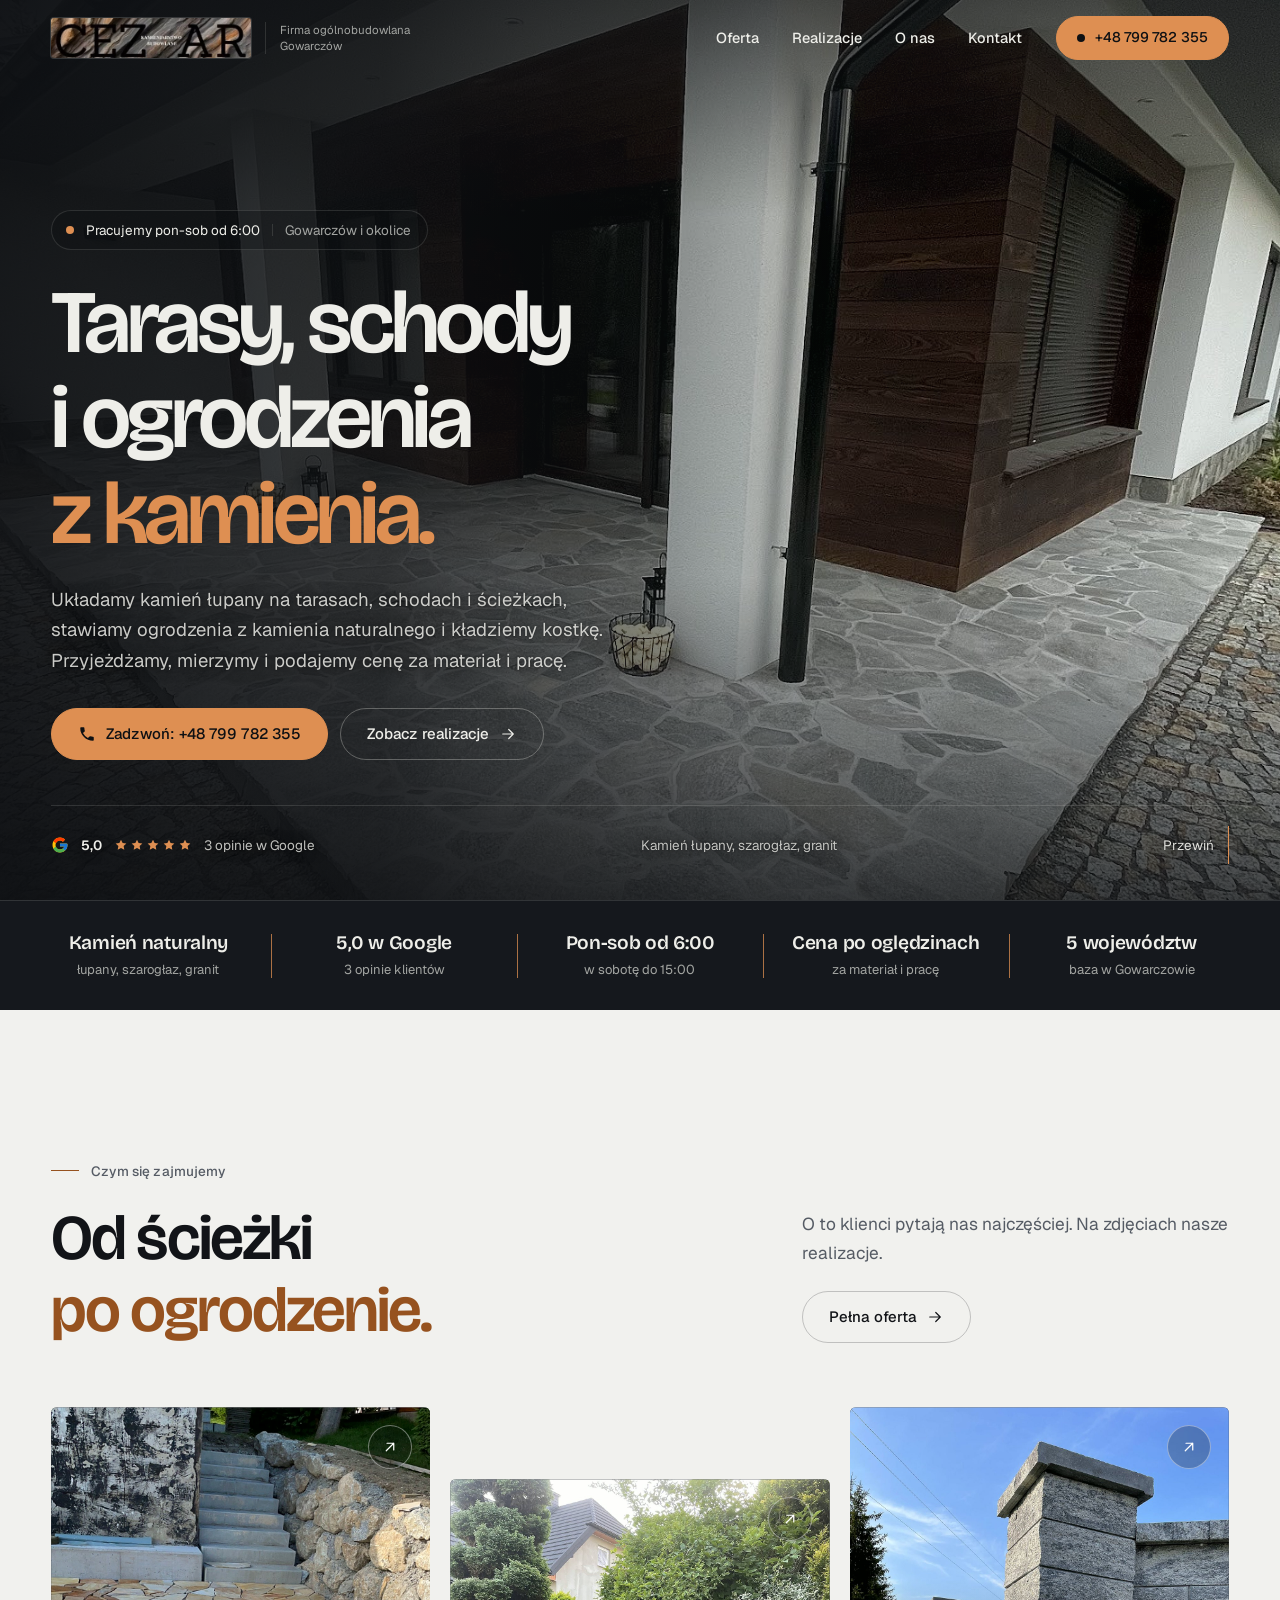
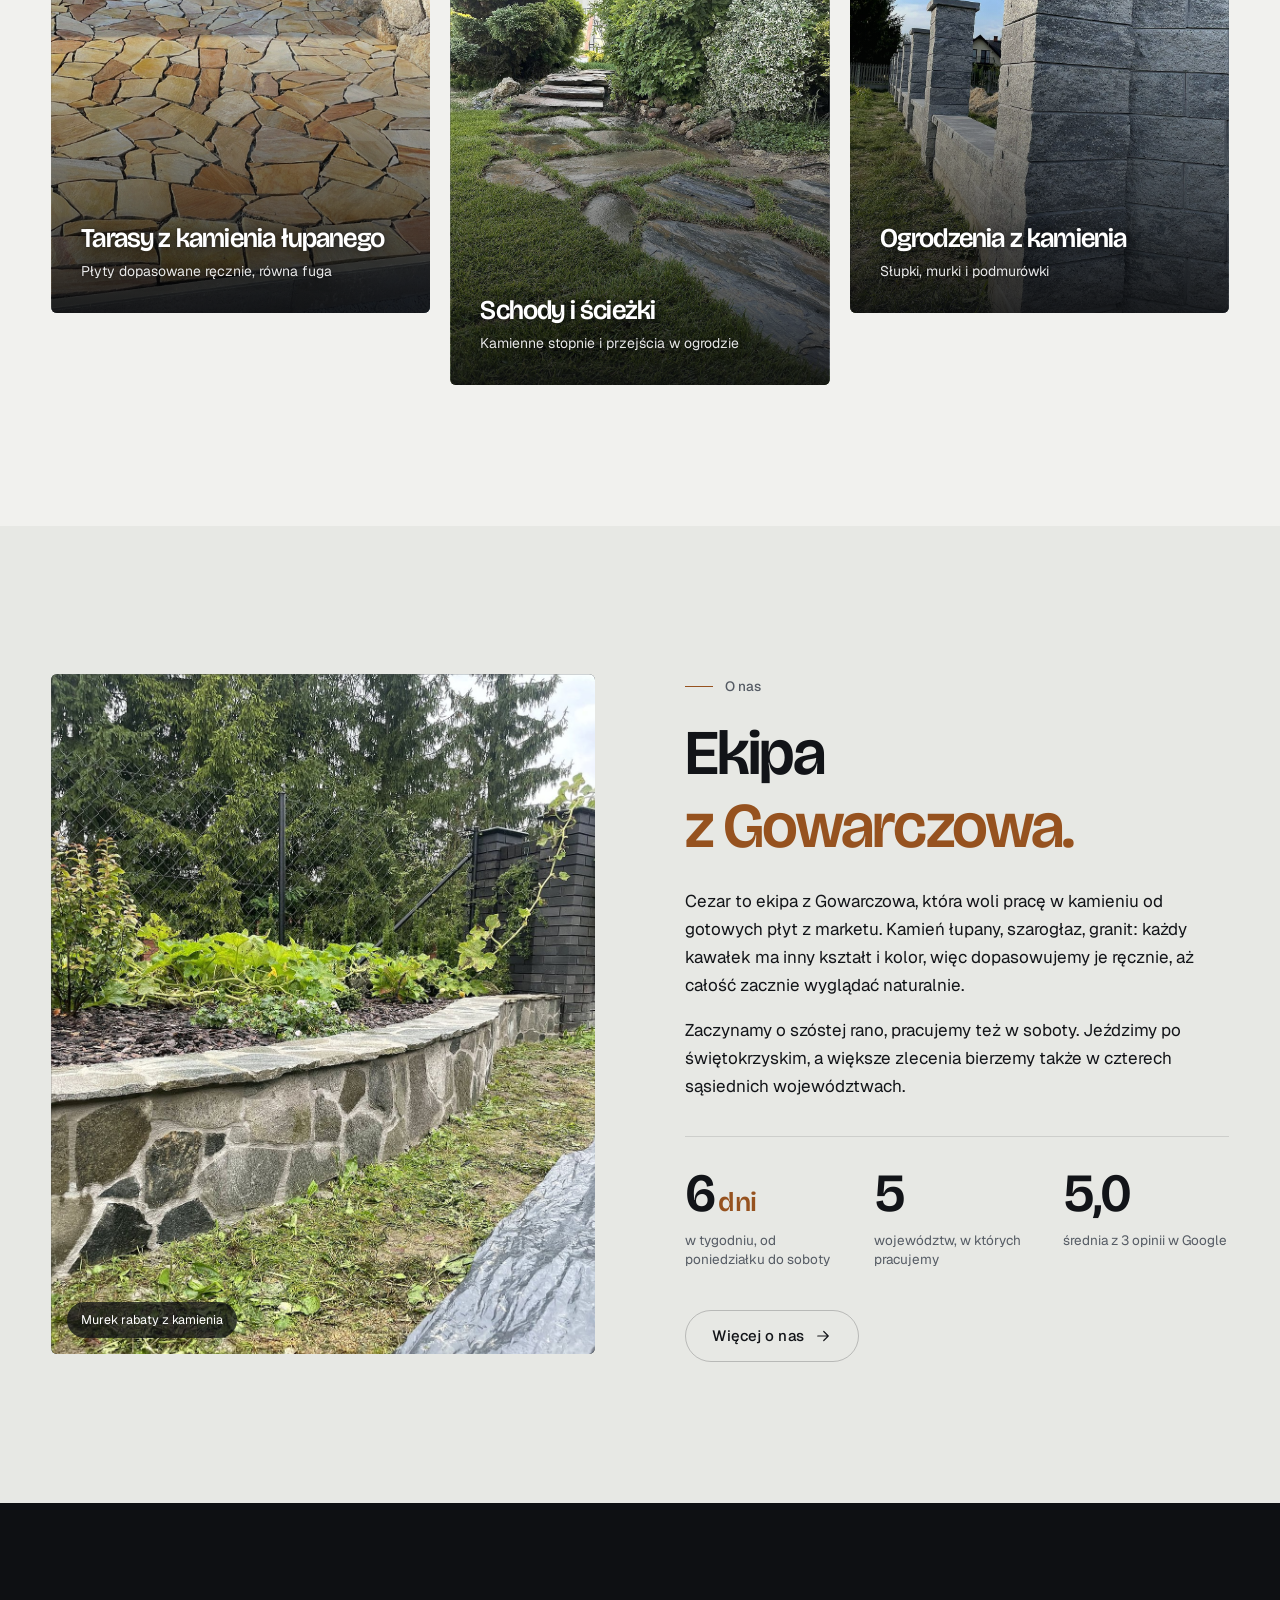
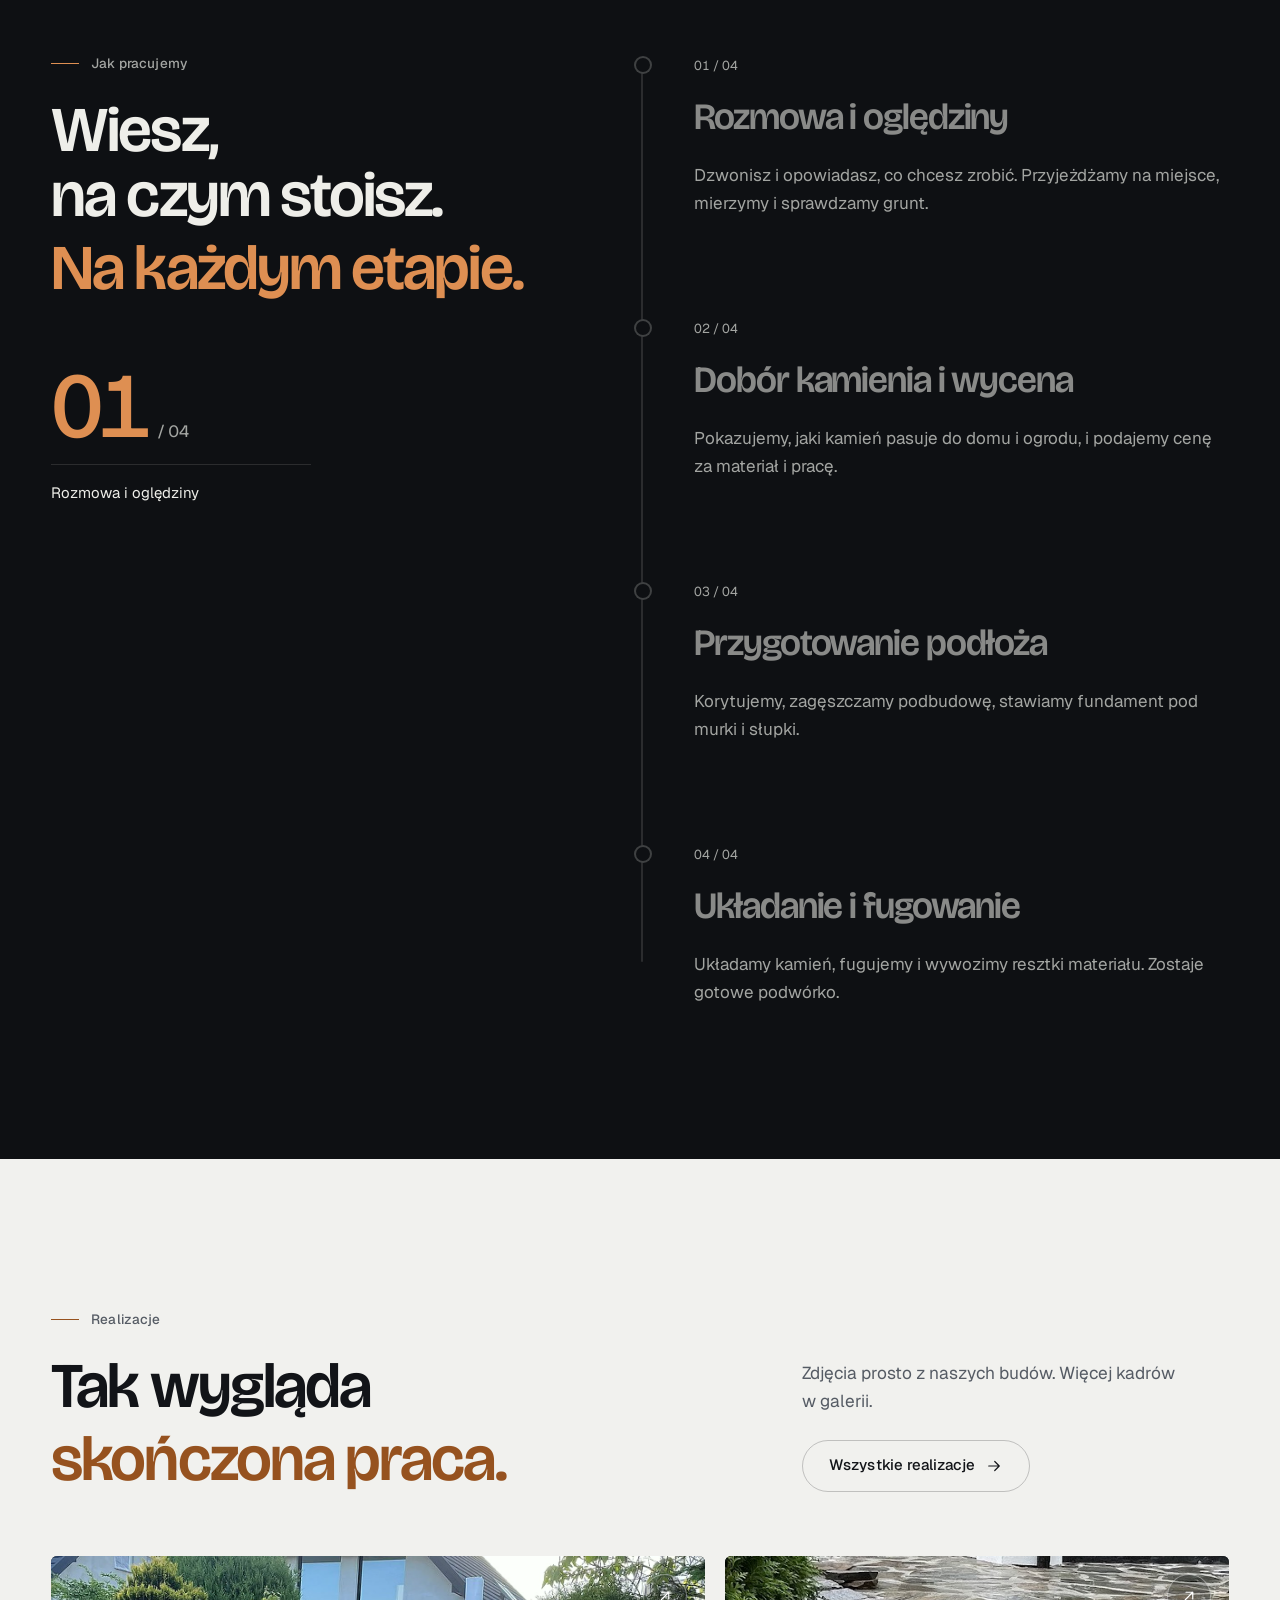
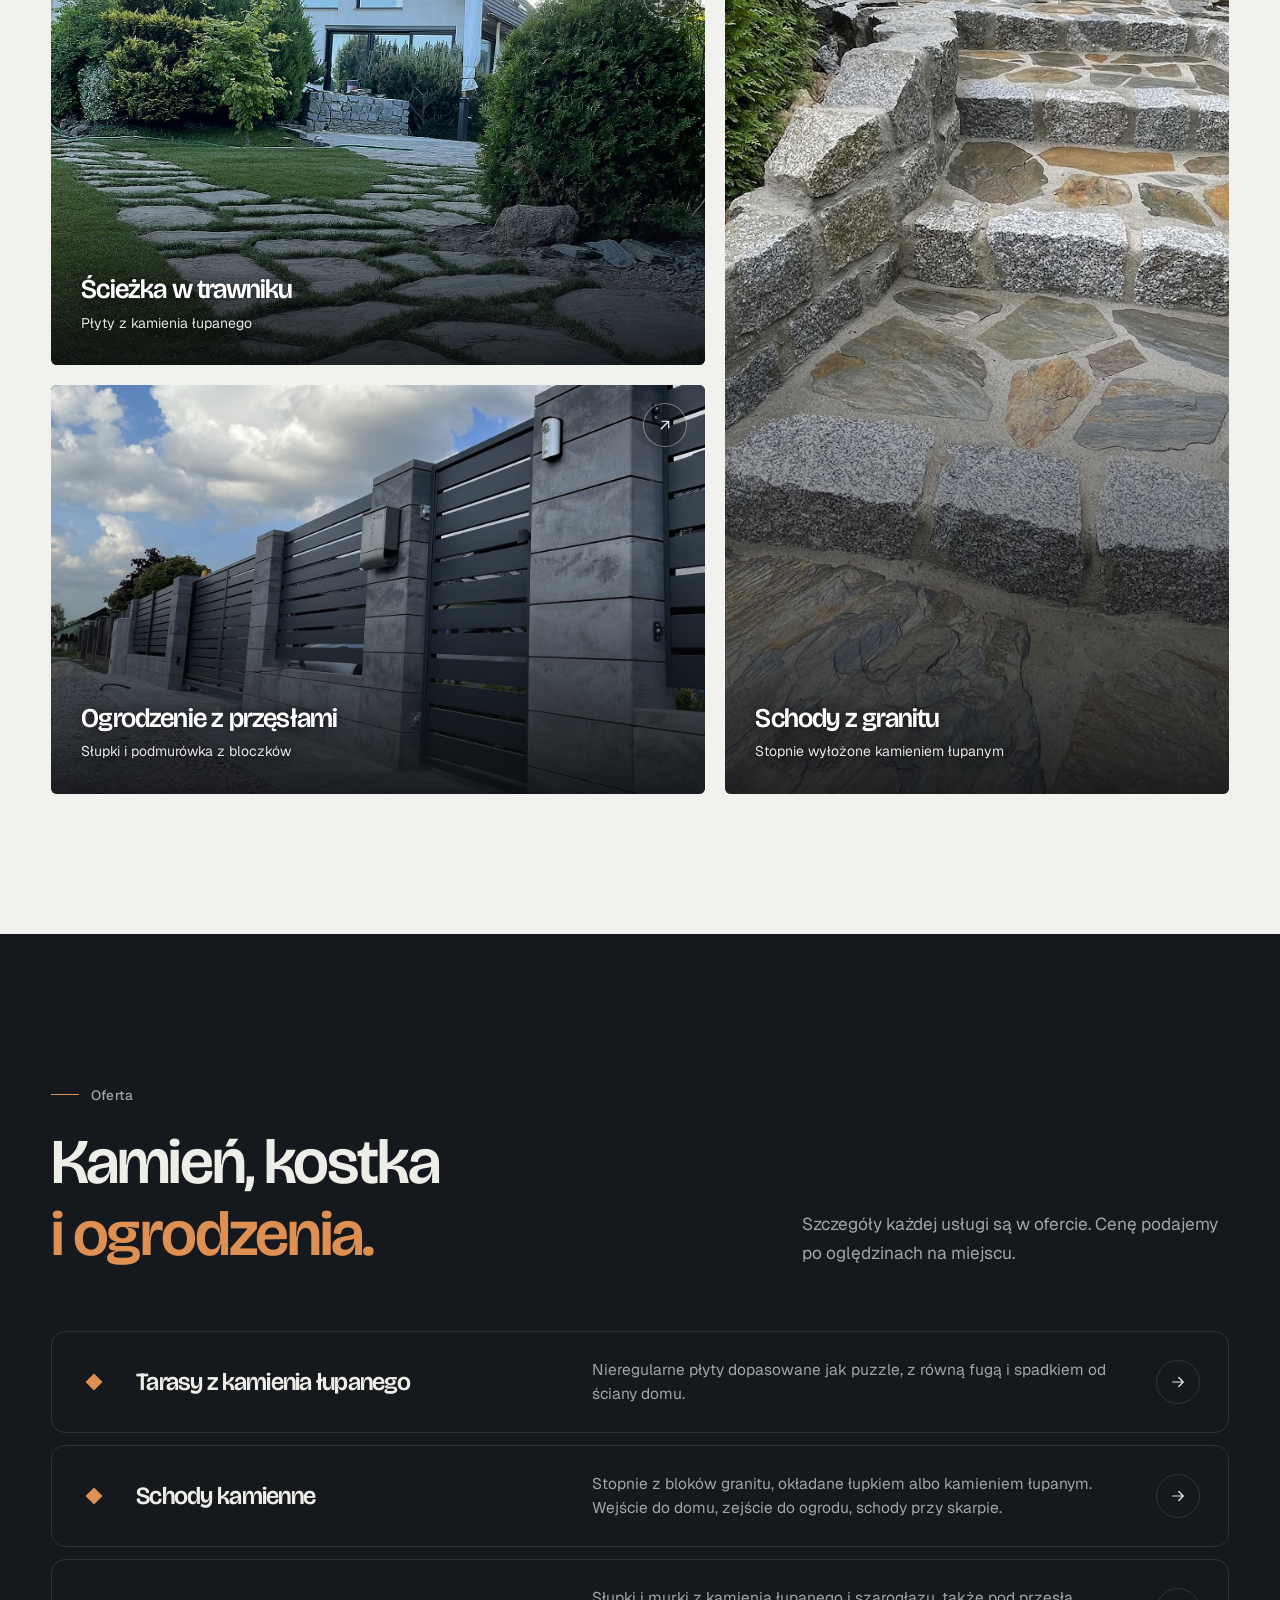
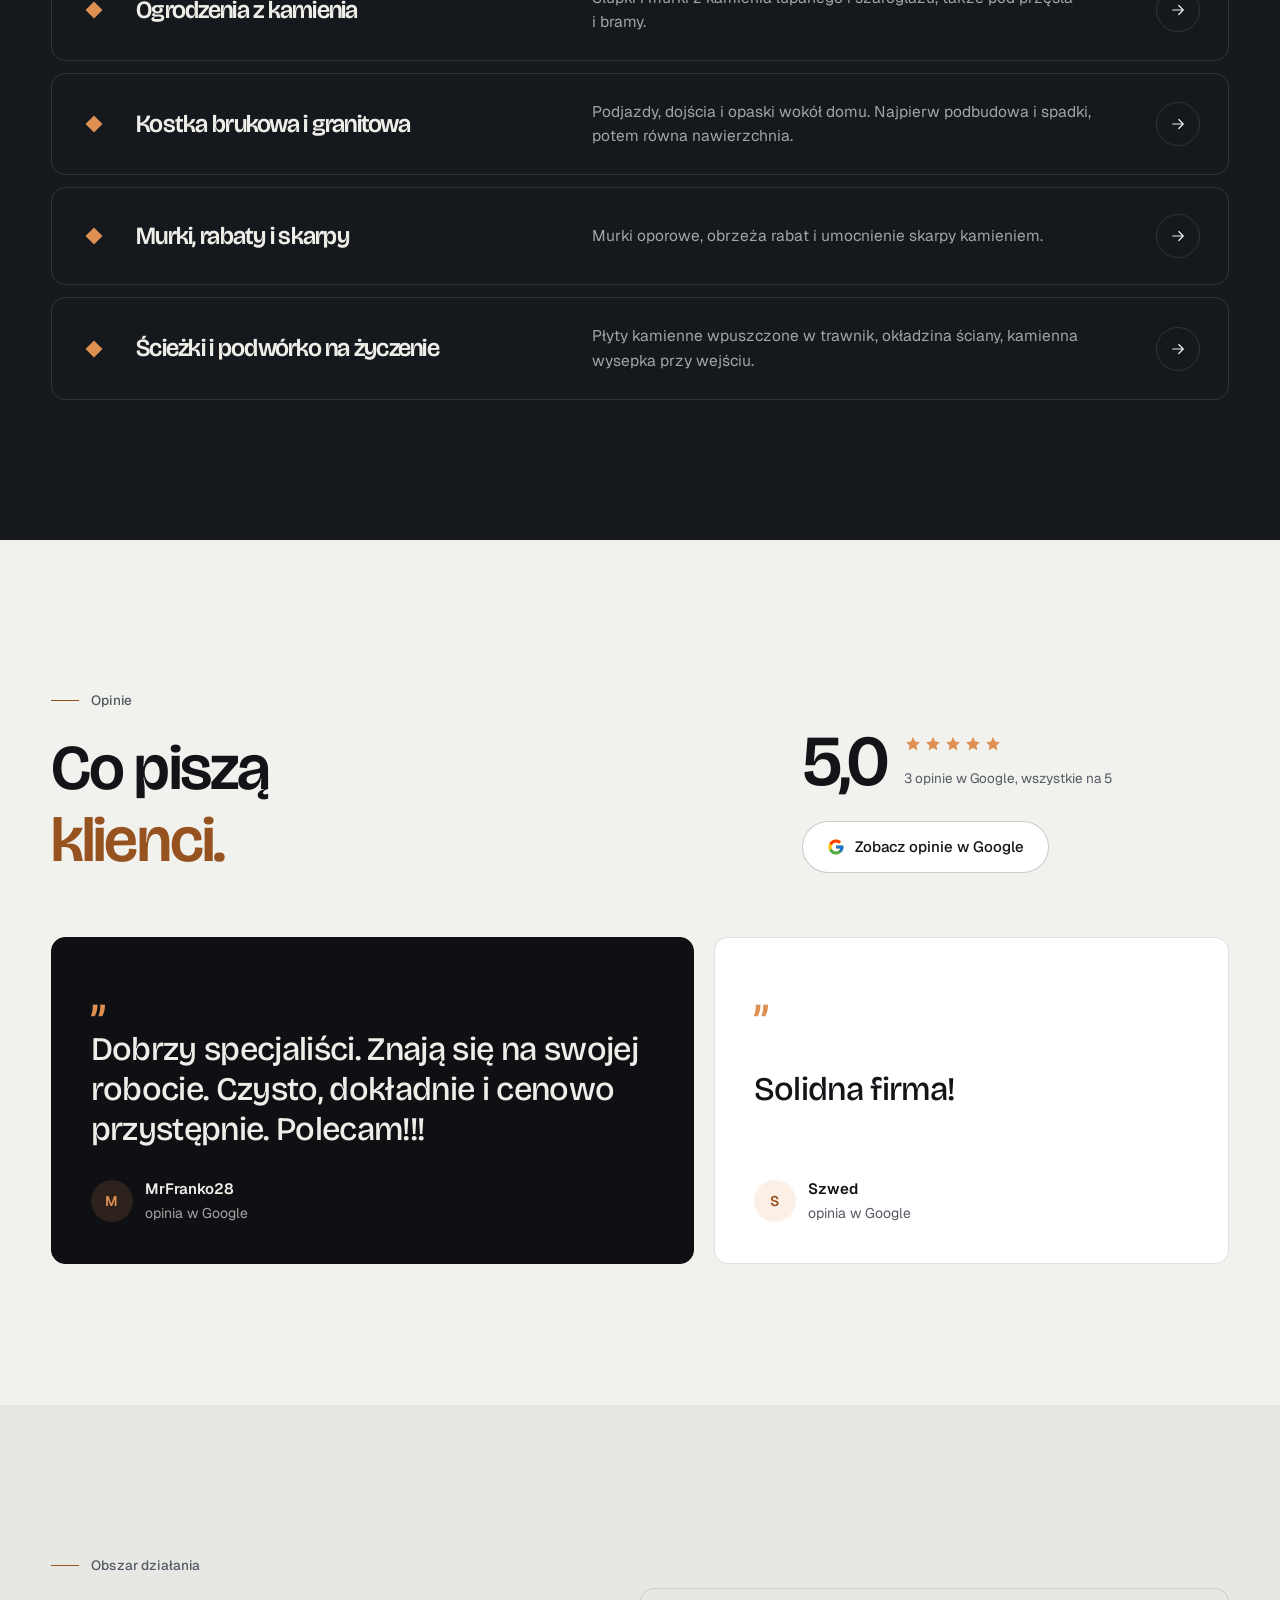
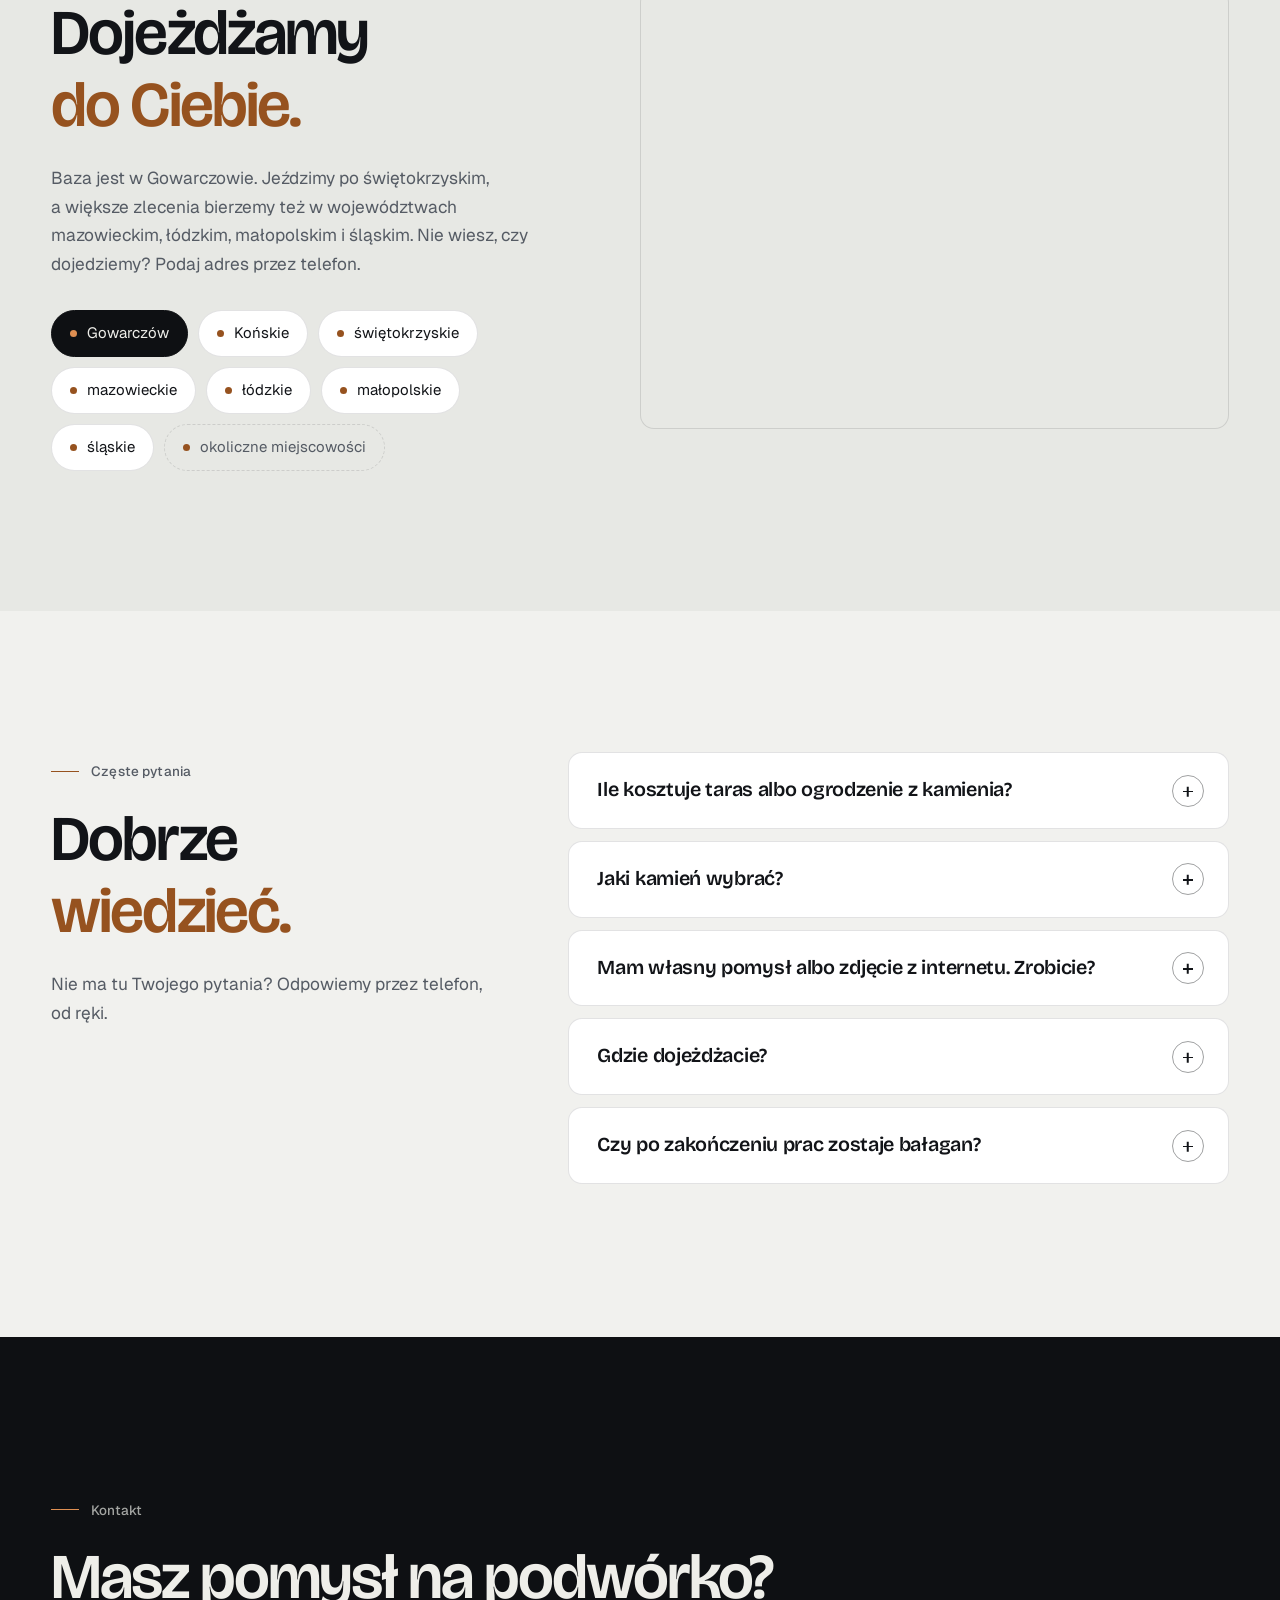
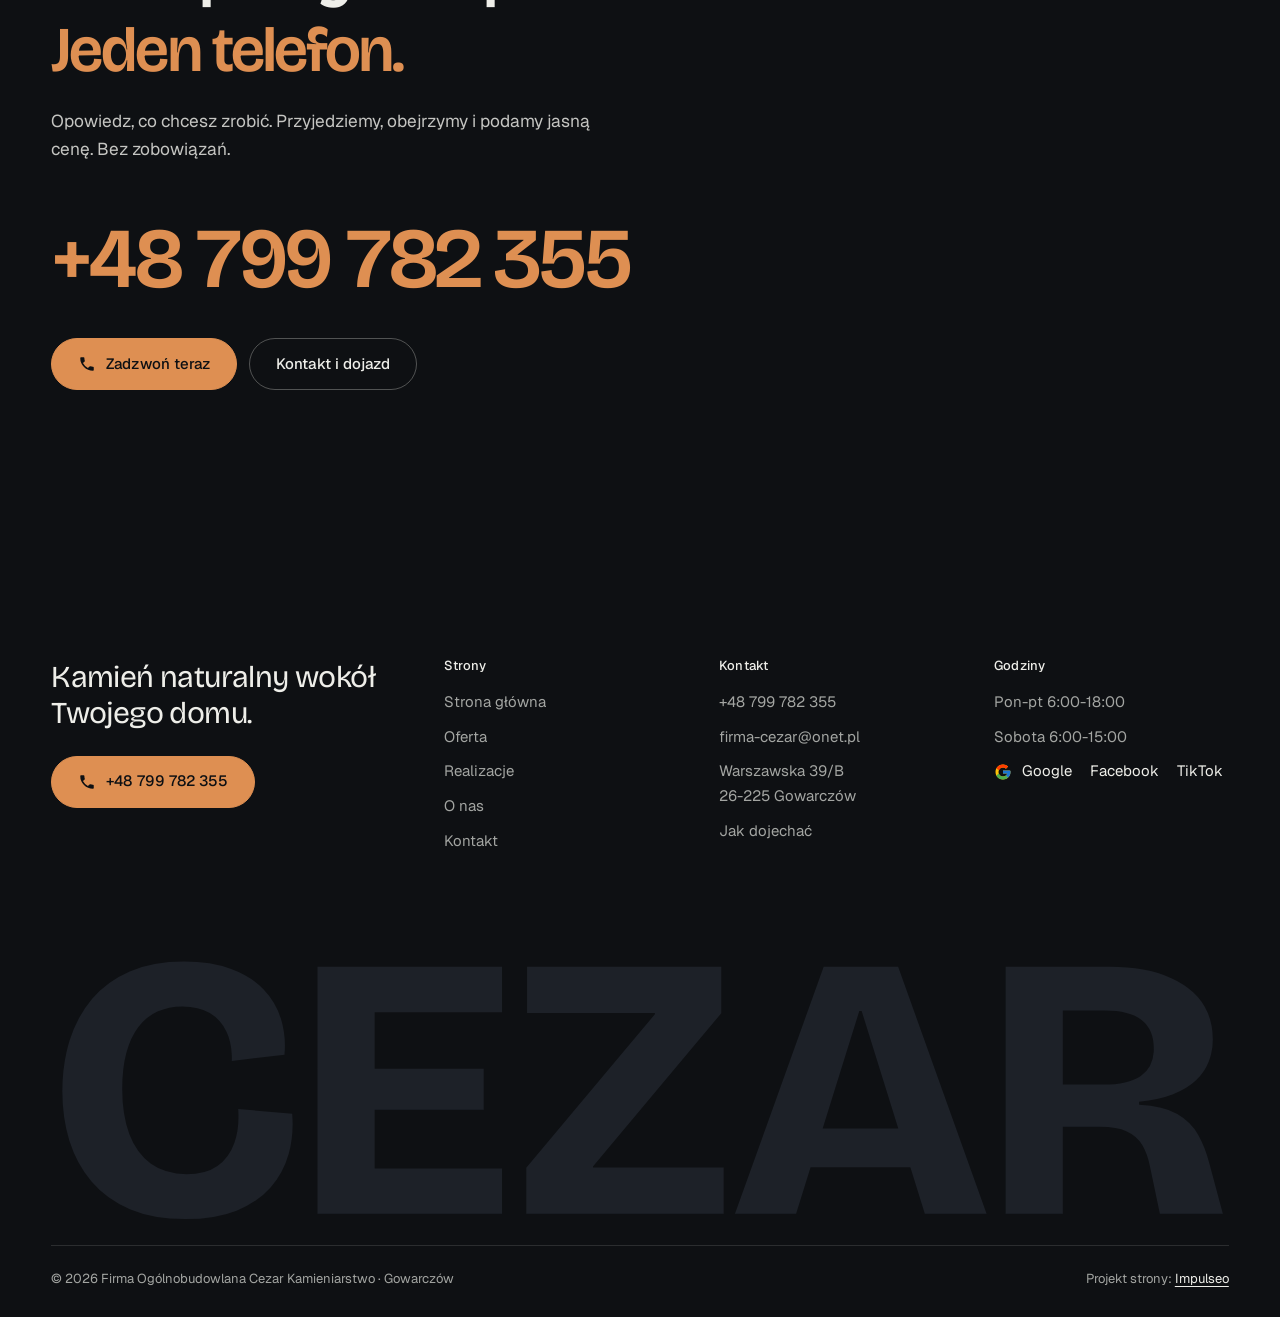
<file: index.html>
<!DOCTYPE html>
<html lang="pl">
<head>
<meta charset="UTF-8">
<meta name="viewport" content="width=device-width, initial-scale=1.0">
<title>Firma Ogólnobudowlana Cezar Kamieniarstwo - kamień naturalny, kostka, ogrodzenia · Gowarczów</title>
<meta name="description" content="Cezar z Gowarczowa: tarasy i schody z kamienia łupanego, ogrodzenia z kamienia naturalnego, kostka brukowa i granitowa, murki i ścieżki w ogrodzie. Świętokrzyskie i województwa obok.">
<link rel="canonical" href="https://impulseo-pl.github.io/firma-ogolnobudowlana-cezar-kamieniarstwo/">
<meta name="robots" content="noindex, nofollow">
<meta name="theme-color" content="#0E1013">
<meta property="og:type" content="website">
<meta property="og:locale" content="pl_PL">
<meta property="og:site_name" content="Firma Ogólnobudowlana Cezar Kamieniarstwo">
<meta property="og:title" content="Firma Ogólnobudowlana Cezar Kamieniarstwo - kamień naturalny, kostka, ogrodzenia · Gowarczów">
<meta property="og:description" content="Cezar z Gowarczowa: tarasy i schody z kamienia łupanego, ogrodzenia z kamienia naturalnego, kostka brukowa i granitowa, murki i ścieżki w ogrodzie. Świętokrzyskie i województwa obok.">
<meta property="og:url" content="https://impulseo-pl.github.io/firma-ogolnobudowlana-cezar-kamieniarstwo/">
<meta property="og:image" content="https://impulseo-pl.github.io/firma-ogolnobudowlana-cezar-kamieniarstwo/img/og.jpg">
<meta property="og:image:width" content="1200">
<meta property="og:image:height" content="630">
<meta name="twitter:card" content="summary_large_image">
<script type="application/ld+json">{"@context": "https://schema.org", "@type": "GeneralContractor", "name": "Firma Ogólnobudowlana Cezar Kamieniarstwo", "url": "https://impulseo-pl.github.io/firma-ogolnobudowlana-cezar-kamieniarstwo/", "telephone": "+48799782355", "email": "firma-cezar@onet.pl", "image": "https://impulseo-pl.github.io/firma-ogolnobudowlana-cezar-kamieniarstwo/img/og.jpg", "address": {"@type": "PostalAddress", "streetAddress": "Warszawska 39/B", "postalCode": "26-225", "addressLocality": "Gowarczów", "addressCountry": "PL"}, "geo": {"@type": "GeoCoordinates", "latitude": 51.2853944, "longitude": 20.440972}, "openingHours": ["Mo-Fr 06:00-18:00", "Sa 06:00-15:00"], "areaServed": ["Gowarczów", "Końskie", "województwo świętokrzyskie", "województwo mazowieckie", "województwo łódzkie", "województwo małopolskie", "województwo śląskie"], "aggregateRating": {"@type": "AggregateRating", "ratingValue": "5.0", "reviewCount": "3"}, "sameAs": ["https://maps.google.com/?cid=1547100328100105745", "https://www.facebook.com/p/Firma-Og%C3%B3lnobudowlana-Cezar-100077722001214/", "https://www.tiktok.com/@firmacezar"]}</script>
<script>(function(){var d=document.documentElement;d.classList.add('js');try{if(!window.matchMedia('(prefers-reduced-motion: reduce)').matches)d.classList.add('anim');}catch(e){}setTimeout(function(){if(!d.classList.contains('anim-ok'))d.classList.remove('anim');},3500);})();</script>
<script>(function(){try{var d=document.documentElement,q=/[?&]intro/.test(location.search);if(!q&&window.matchMedia&&matchMedia('(prefers-reduced-motion: reduce)').matches)return;if(!q&&sessionStorage.getItem('cezar_intro'))return;sessionStorage.setItem('cezar_intro','1');d.classList.add('intro-on');setTimeout(function(){d.classList.remove('intro-on','intro-gra','intro-out');d.classList.add('hero-go')},4600);}catch(e){}})();</script>
<link rel="preload" as="image" href="img/logo.jpg" fetchpriority="high">
<link rel="preload" as="image" href="img/hero.jpg" fetchpriority="high">
<link rel="preconnect" href="https://fonts.googleapis.com">
<link rel="preconnect" href="https://fonts.gstatic.com" crossorigin>
<link href="https://fonts.googleapis.com/css2?family=Bricolage+Grotesque:opsz,wght@12..96,400..700&family=Geist:wght@400..600&display=swap" rel="stylesheet">
<link rel="stylesheet" href="assets/styles.css?v=20261112a">
<script src="assets/lenis.min.js?v=1.1.20" defer></script>
<script src="assets/main.js?v=20261112a" defer></script>
</head>
<body>
<a class="skip" href="#tresc">Przejdź do treści</a>
<header class="site-head">
<div class="intro" aria-hidden="true"><span class="intro-line"><i></i></span><span class="intro-meta">kamieniarstwo budowlane · Gowarczów</span></div><div class="head-in">
  <a class="brand" href="index.html" aria-label="Cezar - strona główna">
    <span class="znak"><img class="brand-logo" src="img/logo.jpg" alt="Cezar Kamieniarstwo Budowlane" width="968" height="194" decoding="async"></span>
    <span class="brand-sub">Firma ogólnobudowlana<br>Gowarczów</span>
  </a>
  <nav class="nav-links" aria-label="Menu główne">
    <a class="nl" href="oferta.html">Oferta</a><a class="nl" href="realizacje.html">Realizacje</a><a class="nl" href="o-nas.html">O&nbsp;nas</a><a class="nl" href="kontakt.html">Kontakt</a>
    <a class="btn btn-copper nav-cta" href="tel:+48799782355"><span class="live" aria-hidden="true"></span>+48 799 782 355</a>
  </nav>
  <button class="burger" type="button" aria-label="Otwórz menu" aria-expanded="false" aria-controls="mnav"><span></span><span></span></button>
</div>
</header>
<script>(function(){var d=document.documentElement;if(!d.classList.contains('intro-on'))return;
var wyszlo=false,koniec=false,ruszylo=false,t0=Date.now(),MIN=820,SUFIT=1300;
function heroGotowe(){var im=document.querySelector('.hero-media img');return !!(im&&im.complete&&im.naturalWidth>0);}
function sprzataj(){if(koniec)return;koniec=true;d.classList.add('hero-go');d.classList.remove('intro-on','intro-gra','intro-out');
['--i-w','--i-h','--i-px','--i-py','--i-zmniejsz','--i-baza-w','--i-baza-h'].forEach(function(k){d.style.removeProperty(k);});
try{document.dispatchEvent(new Event('wejscie:koniec'));}catch(e){}}
function wyjdz(){if(wyszlo||koniec)return;wyszlo=true;d.classList.add('intro-out');setTimeout(function(){d.classList.add('hero-go');},240);setTimeout(sprzataj,880);}
function moze(){if(wyszlo||koniec)return;var t=Date.now()-t0;if(t>=MIN&&(heroGotowe()||t>=SUFIT))wyjdz();else setTimeout(moze,60);}
try{setTimeout(sprzataj,4200);
var znak=document.querySelector('.brand .znak'),logo=znak&&znak.querySelector('.brand-logo');if(!logo){sprzataj();return;}
znak.classList.add('mierze');var r=logo.getBoundingClientRect();znak.classList.remove('mierze');
if(!r.width||!r.height){sprzataj();return;}
var W=window.innerWidth,H=window.innerHeight,sufit=968/Math.min(window.devicePixelRatio||1,3);
var cel=W<680?Math.min(W*0.7,320):Math.min(W*0.34,480);cel=Math.max(r.width,Math.min(cel,sufit));
var u=function(k,v){d.style.setProperty(k,v);};
u('--i-w',Math.round(cel)+'px');u('--i-h',Math.round(cel*r.height/r.width)+'px');u('--i-zmniejsz',(r.width/cel).toFixed(4));
u('--i-px',Math.round(r.left+r.width/2-W/2)+'px');u('--i-py',Math.round(r.top+r.height/2-H/2)+'px');
u('--i-baza-w',Math.round(r.width)+'px');u('--i-baza-h',Math.round(r.height)+'px');
function graj(){if(ruszylo||koniec)return;ruszylo=true;requestAnimationFrame(function(){requestAnimationFrame(function(){d.classList.add('intro-gra');t0=Date.now();moze();});});}
function pobrane(){return logo.complete&&logo.naturalWidth>0;}
function zacznij(){if(logo.decode){logo.decode().then(graj,graj);}else{graj();}}
if(pobrane()){zacznij();}else{logo.addEventListener('load',zacznij);logo.addEventListener('error',sprzataj);setTimeout(function(){if(ruszylo||koniec)return;if(pobrane())zacznij();else sprzataj();},1400);}
['wheel','touchstart','keydown','pointerdown'].forEach(function(ev){window.addEventListener(ev,function(){sprzataj();},{once:true,passive:true});});
}catch(e){sprzataj();}})();</script>
<div class="mnav" id="mnav">
  <div class="mnav-in">
    <a class="ml" href="index.html" aria-current="page">Strona główna</a><a class="ml" href="oferta.html">Oferta</a><a class="ml" href="realizacje.html">Realizacje</a><a class="ml" href="o-nas.html">O&nbsp;nas</a><a class="ml" href="kontakt.html">Kontakt</a>
    <div class="mnav-foot">
      <span>Pon-pt 6:00-18:00, sob 6:00-15:00</span>
      <a class="btn btn-copper" href="tel:+48799782355"><svg class="ico" width="16" height="16" viewBox="0 0 24 24" fill="none" aria-hidden="true"><path d="M6.6 10.8a15.5 15.5 0 0 0 6.6 6.6l2.2-2.2a1 1 0 0 1 1-.24 11.4 11.4 0 0 0 3.6.58 1 1 0 0 1 1 1V20a1 1 0 0 1-1 1A17 17 0 0 1 3 4a1 1 0 0 1 1-1h3.5a1 1 0 0 1 1 1c0 1.25.2 2.46.58 3.6a1 1 0 0 1-.25 1l-2.23 2.2Z" fill="currentColor"/></svg>+48 799 782 355</a>
    </div>
  </div>
</div>
<main id="tresc">

<section class="hero">
  <div class="hero-media"><img src="img/hero.jpg" alt="Taras z kamienia łupanego przy domu, z obrzeżem z kostki granitowej - realizacja Cezar" width="1600" height="1000" decoding="async" fetchpriority="high"></div>
  <div class="hero-in">
    <p class="hero-tag up" style="--d:0"><span class="live" aria-hidden="true"></span>Pracujemy pon-sob od 6:00<span class="sep" aria-hidden="true"></span><span class="muted">Gowarczów i&nbsp;okolice</span></p>
    <h1><span class="ln"><span class="ln-i" style="--k:0">Tarasy, schody</span></span><span class="ln"><span class="ln-i" style="--k:1">i&nbsp;ogrodzenia</span></span><span class="ln"><span class="ln-i" style="--k:2"><em>z&nbsp;kamienia.</em></span></span></h1>
    <p class="hero-lead up" style="--d:380">Układamy kamień łupany na tarasach, schodach i&nbsp;ścieżkach, stawiamy ogrodzenia z&nbsp;kamienia naturalnego i&nbsp;kładziemy kostkę. Przyjeżdżamy, mierzymy i&nbsp;podajemy cenę za materiał i&nbsp;pracę.</p>
    <div class="hero-ctas up" style="--d:500">
      <a class="btn btn-copper" href="tel:+48799782355"><svg class="ico" width="16" height="16" viewBox="0 0 24 24" fill="none" aria-hidden="true"><path d="M6.6 10.8a15.5 15.5 0 0 0 6.6 6.6l2.2-2.2a1 1 0 0 1 1-.24 11.4 11.4 0 0 0 3.6.58 1 1 0 0 1 1 1V20a1 1 0 0 1-1 1A17 17 0 0 1 3 4a1 1 0 0 1 1-1h3.5a1 1 0 0 1 1 1c0 1.25.2 2.46.58 3.6a1 1 0 0 1-.25 1l-2.23 2.2Z" fill="currentColor"/></svg>Zadzwoń: +48 799 782 355</a>
      <a class="btn btn-ghost" href="realizacje.html">Zobacz realizacje<svg class="ico arr" width="18" height="18" viewBox="0 0 24 24" fill="none" stroke="currentColor" stroke-width="1.6" stroke-linecap="round" stroke-linejoin="round" aria-hidden="true"><path d="M5 12h14M13 6l6 6-6 6"/></svg></a>
    </div>
    <div class="hero-foot up" style="--d:640">
      <span class="rate"><svg class="g-logo" viewBox="0 0 48 48" aria-hidden="true"><path fill="#FFC107" d="M43.6 20.5H42V20H24v8h11.3C33.7 32.7 29.2 36 24 36c-6.6 0-12-5.4-12-12s5.4-12 12-12c3.1 0 5.8 1.2 7.9 3.1l5.7-5.7C34 6.1 29.3 4 24 4 12.9 4 4 12.9 4 24s8.9 20 20 20 20-8.9 20-20c0-1.3-.1-2.4-.4-3.5z"/><path fill="#FF3D00" d="m6.3 14.7 6.6 4.8C14.7 15.1 19 12 24 12c3.1 0 5.8 1.2 7.9 3.1l5.7-5.7C34 6.1 29.3 4 24 4 16.3 4 9.7 8.3 6.3 14.7z"/><path fill="#4CAF50" d="M24 44c5.2 0 9.9-2 13.4-5.2l-6.2-5.2A11.9 11.9 0 0 1 24 36c-5.2 0-9.6-3.3-11.3-7.9l-6.5 5C9.5 39.6 16.2 44 24 44z"/><path fill="#1976D2" d="M43.6 20.5H42V20H24v8h11.3a12 12 0 0 1-4.1 5.6l6.2 5.2C37 39.2 44 34 44 24c0-1.3-.1-2.4-.4-3.5z"/></svg><b>5,0</b><span class="stars" aria-label="Ocena 5 na 5"><svg viewBox="0 0 24 24" aria-hidden="true"><path fill="currentColor" d="M12 2.8l2.8 5.9 6.4.8-4.7 4.4 1.2 6.3L12 17.1l-5.7 3.1 1.2-6.3L2.8 9.5l6.4-.8z"/></svg><svg viewBox="0 0 24 24" aria-hidden="true"><path fill="currentColor" d="M12 2.8l2.8 5.9 6.4.8-4.7 4.4 1.2 6.3L12 17.1l-5.7 3.1 1.2-6.3L2.8 9.5l6.4-.8z"/></svg><svg viewBox="0 0 24 24" aria-hidden="true"><path fill="currentColor" d="M12 2.8l2.8 5.9 6.4.8-4.7 4.4 1.2 6.3L12 17.1l-5.7 3.1 1.2-6.3L2.8 9.5l6.4-.8z"/></svg><svg viewBox="0 0 24 24" aria-hidden="true"><path fill="currentColor" d="M12 2.8l2.8 5.9 6.4.8-4.7 4.4 1.2 6.3L12 17.1l-5.7 3.1 1.2-6.3L2.8 9.5l6.4-.8z"/></svg><svg viewBox="0 0 24 24" aria-hidden="true"><path fill="currentColor" d="M12 2.8l2.8 5.9 6.4.8-4.7 4.4 1.2 6.3L12 17.1l-5.7 3.1 1.2-6.3L2.8 9.5l6.4-.8z"/></svg></span><span>3 opinie w&nbsp;Google</span></span>
      <span>Kamień łupany, szarogłaz, granit</span>
      <span class="cue" aria-hidden="true">Przewiń<span class="cue-line"><i></i></span></span>
    </div>
  </div>
</section>

<section class="strip" aria-label="Najważniejsze w skrócie">
  <div class="strip-in">
    <div class="strip-it"><div class="k">Kamień naturalny</div><div class="v">łupany, szarogłaz, granit</div></div>
    <div class="strip-it"><div class="k">5,0 w&nbsp;Google</div><div class="v">3 opinie klientów</div></div>
    <div class="strip-it"><div class="k">Pon-sob od 6:00</div><div class="v">w&nbsp;sobotę do 15:00</div></div>
    <div class="strip-it"><div class="k">Cena po oględzinach</div><div class="v">za materiał i&nbsp;pracę</div></div>
    <div class="strip-it"><div class="k">5 województw</div><div class="v">baza w&nbsp;Gowarczowie</div></div>
  </div>
</section>

<section class="sec" id="uslugi">
  <div class="wrap">
    <div class="sec-head">
      <div>
        <p class="eyebrow rv">Czym się zajmujemy</p>
        <h2 class="h2 rv rv-h"><span class="ln"><span class="ln-i" style="--k:0">Od ścieżki</span></span><span class="ln"><span class="ln-i" style="--k:1"><em>po ogrodzenie.</em></span></span></h2>
      </div>
      <div class="side rv" style="--d:120">
        <p class="lead">O&nbsp;to klienci pytają nas najczęściej. Na zdjęciach nasze realizacje.</p>
        <a class="btn btn-ghost" href="oferta.html">Pełna oferta<svg class="ico arr" width="18" height="18" viewBox="0 0 24 24" fill="none" stroke="currentColor" stroke-width="1.6" stroke-linecap="round" stroke-linejoin="round" aria-hidden="true"><path d="M5 12h14M13 6l6 6-6 6"/></svg></a>
      </div>
    </div>
    <div class="tiles-3">
      <a class="tile rv-img rv" style="--d:0" href="oferta.html#tarasy">
        <img src="img/g4.jpg" alt="Nawierzchnia z kamienia łupanego przy schodach - realizacja Cezar" width="1107" height="2048" decoding="async">
        <span class="go" aria-hidden="true"><svg class="ico" width="18" height="18" viewBox="0 0 24 24" fill="none" stroke="currentColor" stroke-width="1.6" stroke-linecap="round" stroke-linejoin="round" aria-hidden="true"><path d="M7 17 17 7M8 7h9v9"/></svg></span>
        <span class="tile-cap"><h3>Tarasy z&nbsp;kamienia łupanego</h3><span>Płyty dopasowane ręcznie, równa fuga</span></span>
      </a><a class="tile rv-img rv" style="--d:120" href="oferta.html#schody">
        <img src="img/g3.jpg" alt="Kamienna ścieżka i schodki w ogrodzie - realizacja Cezar" width="1200" height="1600" decoding="async">
        <span class="go" aria-hidden="true"><svg class="ico" width="18" height="18" viewBox="0 0 24 24" fill="none" stroke="currentColor" stroke-width="1.6" stroke-linecap="round" stroke-linejoin="round" aria-hidden="true"><path d="M7 17 17 7M8 7h9v9"/></svg></span>
        <span class="tile-cap"><h3>Schody i&nbsp;ścieżki</h3><span>Kamienne stopnie i&nbsp;przejścia w&nbsp;ogrodzie</span></span>
      </a><a class="tile rv-img rv" style="--d:240" href="oferta.html#ogrodzenia">
        <img src="img/g2.jpg" alt="Ogrodzenie z bloczków ze słupkami - realizacja Cezar" width="1200" height="1600" decoding="async">
        <span class="go" aria-hidden="true"><svg class="ico" width="18" height="18" viewBox="0 0 24 24" fill="none" stroke="currentColor" stroke-width="1.6" stroke-linecap="round" stroke-linejoin="round" aria-hidden="true"><path d="M7 17 17 7M8 7h9v9"/></svg></span>
        <span class="tile-cap"><h3>Ogrodzenia z&nbsp;kamienia</h3><span>Słupki, murki i&nbsp;podmurówki</span></span>
      </a>
    </div>
  </div>
</section>

<section class="sec paper-2">
  <div class="wrap about">
    <figure class="fig rv-img rv">
      <img src="img/g5.jpg" alt="Murek rabaty z kamienia wzdłuż trawnika - realizacja Cezar" width="1200" height="1600" decoding="async" data-plx="36" style="height:112%;margin-top:-6%">
      <figcaption class="fig-tag">Murek rabaty z&nbsp;kamienia</figcaption>
    </figure>
    <div>
      <p class="eyebrow rv">O&nbsp;nas</p>
      <h2 class="h2 rv rv-h"><span class="ln"><span class="ln-i" style="--k:0">Ekipa</span></span><span class="ln"><span class="ln-i" style="--k:1"><em>z&nbsp;Gowarczowa.</em></span></span></h2>
      <p class="rv" style="--d:100;margin-top:28px">Cezar to ekipa z&nbsp;Gowarczowa, która woli pracę w&nbsp;kamieniu od gotowych płyt z&nbsp;marketu. Kamień łupany, szarogłaz, granit: każdy kawałek ma inny kształt i&nbsp;kolor, więc dopasowujemy je ręcznie, aż całość zacznie wyglądać naturalnie.</p>
      <p class="rv" style="--d:160">Zaczynamy o&nbsp;szóstej rano, pracujemy też w&nbsp;soboty. Jeździmy po świętokrzyskim, a&nbsp;większe zlecenia bierzemy także w&nbsp;czterech sąsiednich województwach.</p>
      <div class="stats rv" style="--d:200">
        <div class="stat"><b><span class="num" data-to="6">6</span><small>dni</small></b><span>w&nbsp;tygodniu, od poniedziałku do soboty</span></div>
        <div class="stat"><b><span class="num" data-to="5">5</span></b><span>województw, w&nbsp;których pracujemy</span></div>
        <div class="stat"><b><span class="num" data-to="5,0">5,0</span></b><span>średnia z&nbsp;3 opinii w&nbsp;Google</span></div>
      </div>
      <a class="btn btn-ghost rv" style="--d:240" href="o-nas.html">Więcej o&nbsp;nas<svg class="ico arr" width="18" height="18" viewBox="0 0 24 24" fill="none" stroke="currentColor" stroke-width="1.6" stroke-linecap="round" stroke-linejoin="round" aria-hidden="true"><path d="M5 12h14M13 6l6 6-6 6"/></svg></a>
    </div>
  </div>
</section>

<section class="proces proces-os sec">
  <div class="wrap proc-grid">
    <div class="proc-side">
      <p class="eyebrow rv">Jak pracujemy</p>
      <h2 class="h2 rv rv-h"><span class="ln"><span class="ln-i" style="--k:0">Wiesz, na&nbsp;czym stoisz.</span></span><span class="ln"><span class="ln-i" style="--k:1"><em>Na każdym etapie.</em></span></span></h2>
      <div class="proc-count rv" style="--d:160" aria-hidden="true"><b>01</b><span>/ 04</span></div>
      <p class="proc-now rv" style="--d:200" aria-hidden="true">Rozmowa i oględziny</p>
    </div>
    <div class="proc-steps">
      <span class="wire" aria-hidden="true"><i></i></span>
      <ol class="proc-ol"><li class="step" data-nazwa="Rozmowa i oględziny">
          <span class="no">01 / 04</span>
          <h3>Rozmowa i&nbsp;oględziny</h3>
          <p>Dzwonisz i&nbsp;opowiadasz, co chcesz zrobić. Przyjeżdżamy na miejsce, mierzymy i&nbsp;sprawdzamy grunt.</p>
        </li><li class="step" data-nazwa="Dobór kamienia i wycena">
          <span class="no">02 / 04</span>
          <h3>Dobór kamienia i&nbsp;wycena</h3>
          <p>Pokazujemy, jaki kamień pasuje do domu i&nbsp;ogrodu, i&nbsp;podajemy cenę za materiał i&nbsp;pracę.</p>
        </li><li class="step" data-nazwa="Przygotowanie podłoża">
          <span class="no">03 / 04</span>
          <h3>Przygotowanie podłoża</h3>
          <p>Korytujemy, zagęszczamy podbudowę, stawiamy fundament pod murki i&nbsp;słupki.</p>
        </li><li class="step" data-nazwa="Układanie i fugowanie">
          <span class="no">04 / 04</span>
          <h3>Układanie i&nbsp;fugowanie</h3>
          <p>Układamy kamień, fugujemy i&nbsp;wywozimy resztki materiału. Zostaje gotowe podwórko.</p>
        </li></ol>
    </div>
  </div>
</section>

<section class="sec">
  <div class="wrap">
    <div class="sec-head">
      <div>
        <p class="eyebrow rv">Realizacje</p>
        <h2 class="h2 rv rv-h"><span class="ln"><span class="ln-i" style="--k:0">Tak wygląda</span></span><span class="ln"><span class="ln-i" style="--k:1"><em>skończona praca.</em></span></span></h2>
      </div>
      <div class="side rv" style="--d:120">
        <p class="lead">Zdjęcia prosto z&nbsp;naszych budów. Więcej kadrów w&nbsp;galerii.</p>
        <a class="btn btn-ghost" href="realizacje.html">Wszystkie realizacje<svg class="ico arr" width="18" height="18" viewBox="0 0 24 24" fill="none" stroke="currentColor" stroke-width="1.6" stroke-linecap="round" stroke-linejoin="round" aria-hidden="true"><path d="M5 12h14M13 6l6 6-6 6"/></svg></a>
      </div>
    </div>
    <div class="gal-3">
      <a class="tile rv-img rv" style="--d:0" href="realizacje.html">
        <img src="img/g1.jpg" alt="Ścieżka z płyt kamiennych w trawniku - realizacja Cezar" width="1600" height="903" loading="lazy" decoding="async">
        <span class="go" aria-hidden="true"><svg class="ico" width="18" height="18" viewBox="0 0 24 24" fill="none" stroke="currentColor" stroke-width="1.6" stroke-linecap="round" stroke-linejoin="round" aria-hidden="true"><path d="M7 17 17 7M8 7h9v9"/></svg></span>
        <span class="tile-cap"><h3>Ścieżka w&nbsp;trawniku</h3><span>Płyty z&nbsp;kamienia łupanego</span></span>
      </a><a class="tile rv-img rv" style="--d:120" href="realizacje.html">
        <img src="img/ph3.jpg" alt="Schody z bloków granitu wyłożone kamieniem łupanym - realizacja Cezar" width="1600" height="1000" loading="lazy" decoding="async">
        <span class="go" aria-hidden="true"><svg class="ico" width="18" height="18" viewBox="0 0 24 24" fill="none" stroke="currentColor" stroke-width="1.6" stroke-linecap="round" stroke-linejoin="round" aria-hidden="true"><path d="M7 17 17 7M8 7h9v9"/></svg></span>
        <span class="tile-cap"><h3>Schody z&nbsp;granitu</h3><span>Stopnie wyłożone kamieniem łupanym</span></span>
      </a><a class="tile rv-img rv" style="--d:240" href="realizacje.html">
        <img src="img/ph1.jpg" alt="Ogrodzenie ze słupkami z bloczków i poziomymi przęsłami - realizacja Cezar" width="1600" height="1000" loading="lazy" decoding="async">
        <span class="go" aria-hidden="true"><svg class="ico" width="18" height="18" viewBox="0 0 24 24" fill="none" stroke="currentColor" stroke-width="1.6" stroke-linecap="round" stroke-linejoin="round" aria-hidden="true"><path d="M7 17 17 7M8 7h9v9"/></svg></span>
        <span class="tile-cap"><h3>Ogrodzenie z&nbsp;przęsłami</h3><span>Słupki i&nbsp;podmurówka z&nbsp;bloczków</span></span>
      </a>
    </div>
  </div>
</section>

<section class="sec dark-2" id="oferta">
  <div class="wrap">
    <div class="sec-head">
      <div>
        <p class="eyebrow rv">Oferta</p>
        <h2 class="h2 rv rv-h"><span class="ln"><span class="ln-i" style="--k:0">Kamień, kostka</span></span><span class="ln"><span class="ln-i" style="--k:1"><em>i&nbsp;ogrodzenia.</em></span></span></h2>
      </div>
      <div class="side rv" style="--d:120">
        <p class="lead">Szczegóły każdej usługi są w&nbsp;ofercie. Cenę podajemy po oględzinach na miejscu.</p>
      </div>
    </div>
    <div class="svc-list">
      <a class="card rv" style="--d:0" href="oferta.html#tarasy">
        <span class="mk" aria-hidden="true"></span>
        <h3>Tarasy z&nbsp;kamienia łupanego</h3>
        <p>Nieregularne płyty dopasowane jak puzzle, z&nbsp;równą fugą i&nbsp;spadkiem od ściany domu.</p>
        <span class="go" aria-hidden="true"><svg class="ico arr" width="18" height="18" viewBox="0 0 24 24" fill="none" stroke="currentColor" stroke-width="1.6" stroke-linecap="round" stroke-linejoin="round" aria-hidden="true"><path d="M5 12h14M13 6l6 6-6 6"/></svg></span>
      </a><a class="card rv" style="--d:60" href="oferta.html#schody">
        <span class="mk" aria-hidden="true"></span>
        <h3>Schody kamienne</h3>
        <p>Stopnie z&nbsp;bloków granitu, okładane łupkiem albo kamieniem łupanym. Wejście do domu, zejście do ogrodu, schody przy skarpie.</p>
        <span class="go" aria-hidden="true"><svg class="ico arr" width="18" height="18" viewBox="0 0 24 24" fill="none" stroke="currentColor" stroke-width="1.6" stroke-linecap="round" stroke-linejoin="round" aria-hidden="true"><path d="M5 12h14M13 6l6 6-6 6"/></svg></span>
      </a><a class="card rv" style="--d:120" href="oferta.html#ogrodzenia">
        <span class="mk" aria-hidden="true"></span>
        <h3>Ogrodzenia z&nbsp;kamienia</h3>
        <p>Słupki i&nbsp;murki z&nbsp;kamienia łupanego i&nbsp;szarogłazu, także pod przęsła i&nbsp;bramy.</p>
        <span class="go" aria-hidden="true"><svg class="ico arr" width="18" height="18" viewBox="0 0 24 24" fill="none" stroke="currentColor" stroke-width="1.6" stroke-linecap="round" stroke-linejoin="round" aria-hidden="true"><path d="M5 12h14M13 6l6 6-6 6"/></svg></span>
      </a><a class="card rv" style="--d:180" href="oferta.html#kostka">
        <span class="mk" aria-hidden="true"></span>
        <h3>Kostka brukowa i&nbsp;granitowa</h3>
        <p>Podjazdy, dojścia i&nbsp;opaski wokół domu. Najpierw podbudowa i&nbsp;spadki, potem równa nawierzchnia.</p>
        <span class="go" aria-hidden="true"><svg class="ico arr" width="18" height="18" viewBox="0 0 24 24" fill="none" stroke="currentColor" stroke-width="1.6" stroke-linecap="round" stroke-linejoin="round" aria-hidden="true"><path d="M5 12h14M13 6l6 6-6 6"/></svg></span>
      </a><a class="card rv" style="--d:240" href="oferta.html#murki">
        <span class="mk" aria-hidden="true"></span>
        <h3>Murki, rabaty i&nbsp;skarpy</h3>
        <p>Murki oporowe, obrzeża rabat i&nbsp;umocnienie skarpy kamieniem.</p>
        <span class="go" aria-hidden="true"><svg class="ico arr" width="18" height="18" viewBox="0 0 24 24" fill="none" stroke="currentColor" stroke-width="1.6" stroke-linecap="round" stroke-linejoin="round" aria-hidden="true"><path d="M5 12h14M13 6l6 6-6 6"/></svg></span>
      </a><a class="card rv" style="--d:300" href="oferta.html#sciezki">
        <span class="mk" aria-hidden="true"></span>
        <h3>Ścieżki i&nbsp;podwórko na życzenie</h3>
        <p>Płyty kamienne wpuszczone w&nbsp;trawnik, okładzina ściany, kamienna wysepka przy wejściu.</p>
        <span class="go" aria-hidden="true"><svg class="ico arr" width="18" height="18" viewBox="0 0 24 24" fill="none" stroke="currentColor" stroke-width="1.6" stroke-linecap="round" stroke-linejoin="round" aria-hidden="true"><path d="M5 12h14M13 6l6 6-6 6"/></svg></span>
      </a>
    </div>
  </div>
</section>

<section class="opinie sec" id="opinie">
  <div class="wrap">
    <div class="sec-head">
      <div>
        <p class="eyebrow rv">Opinie</p>
        <h2 class="h2 rv rv-h"><span class="ln"><span class="ln-i" style="--k:0">Co piszą</span></span><span class="ln"><span class="ln-i" style="--k:1"><em>klienci.</em></span></span></h2>
      </div>
      <div class="side rv" style="--d:120">
        <div class="op-meta"><span class="big">5,0</span><span><span class="stars" aria-label="Ocena 5 na 5"><svg viewBox="0 0 24 24" aria-hidden="true"><path fill="currentColor" d="M12 2.8l2.8 5.9 6.4.8-4.7 4.4 1.2 6.3L12 17.1l-5.7 3.1 1.2-6.3L2.8 9.5l6.4-.8z"/></svg><svg viewBox="0 0 24 24" aria-hidden="true"><path fill="currentColor" d="M12 2.8l2.8 5.9 6.4.8-4.7 4.4 1.2 6.3L12 17.1l-5.7 3.1 1.2-6.3L2.8 9.5l6.4-.8z"/></svg><svg viewBox="0 0 24 24" aria-hidden="true"><path fill="currentColor" d="M12 2.8l2.8 5.9 6.4.8-4.7 4.4 1.2 6.3L12 17.1l-5.7 3.1 1.2-6.3L2.8 9.5l6.4-.8z"/></svg><svg viewBox="0 0 24 24" aria-hidden="true"><path fill="currentColor" d="M12 2.8l2.8 5.9 6.4.8-4.7 4.4 1.2 6.3L12 17.1l-5.7 3.1 1.2-6.3L2.8 9.5l6.4-.8z"/></svg><svg viewBox="0 0 24 24" aria-hidden="true"><path fill="currentColor" d="M12 2.8l2.8 5.9 6.4.8-4.7 4.4 1.2 6.3L12 17.1l-5.7 3.1 1.2-6.3L2.8 9.5l6.4-.8z"/></svg></span><small>3 opinie w&nbsp;Google, wszystkie na 5</small></span></div>
        <a class="op-google" href="https://maps.google.com/?cid=1547100328100105745" target="_blank" rel="noopener"><svg class="g-logo" viewBox="0 0 48 48" aria-hidden="true"><path fill="#FFC107" d="M43.6 20.5H42V20H24v8h11.3C33.7 32.7 29.2 36 24 36c-6.6 0-12-5.4-12-12s5.4-12 12-12c3.1 0 5.8 1.2 7.9 3.1l5.7-5.7C34 6.1 29.3 4 24 4 12.9 4 4 12.9 4 24s8.9 20 20 20 20-8.9 20-20c0-1.3-.1-2.4-.4-3.5z"/><path fill="#FF3D00" d="m6.3 14.7 6.6 4.8C14.7 15.1 19 12 24 12c3.1 0 5.8 1.2 7.9 3.1l5.7-5.7C34 6.1 29.3 4 24 4 16.3 4 9.7 8.3 6.3 14.7z"/><path fill="#4CAF50" d="M24 44c5.2 0 9.9-2 13.4-5.2l-6.2-5.2A11.9 11.9 0 0 1 24 36c-5.2 0-9.6-3.3-11.3-7.9l-6.5 5C9.5 39.6 16.2 44 24 44z"/><path fill="#1976D2" d="M43.6 20.5H42V20H24v8h11.3a12 12 0 0 1-4.1 5.6l6.2 5.2C37 39.2 44 34 44 24c0-1.3-.1-2.4-.4-3.5z"/></svg>Zobacz opinie w&nbsp;Google</a>
      </div>
    </div>
    <div class="opinie-grid">
      <figure class="op-card feat rv" style="--d:0">
          <span class="q" aria-hidden="true">„</span>
          <blockquote><p>Dobrzy specjaliści. Znają się na swojej robocie. Czysto, dokładnie i&nbsp;cenowo przystępnie. Polecam!!!</p></blockquote>
          <figcaption><span class="av" aria-hidden="true">M</span><span><b>MrFranko28</b>opinia w&nbsp;Google</span></figcaption>
        </figure><figure class="op-card krotka rv" style="--d:110">
          <span class="q" aria-hidden="true">„</span>
          <blockquote><p>Solidna firma!</p></blockquote>
          <figcaption><span class="av" aria-hidden="true">S</span><span><b>Szwed</b>opinia w&nbsp;Google</span></figcaption>
        </figure>
    </div>
  </div>
</section>

<section class="sec paper-2" id="dojazd">
  <div class="wrap area">
    <div>
      <p class="eyebrow rv">Obszar działania</p>
      <h2 class="h2 rv rv-h"><span class="ln"><span class="ln-i" style="--k:0">Dojeżdżamy</span></span><span class="ln"><span class="ln-i" style="--k:1"><em>do Ciebie.</em></span></span></h2>
      <p class="lead rv" style="--d:120;margin-top:26px">Baza jest w&nbsp;Gowarczowie. Jeździmy po świętokrzyskim, a&nbsp;większe zlecenia bierzemy też w&nbsp;województwach mazowieckim, łódzkim, małopolskim i&nbsp;śląskim. Nie wiesz, czy dojedziemy? Podaj adres przez telefon.</p>
      <ul class="cities rv" style="--d:180">
        <li class="base">Gowarczów</li><li>Końskie</li><li>świętokrzyskie</li><li>mazowieckie</li><li>łódzkie</li><li>małopolskie</li><li>śląskie</li><li class="more">okoliczne miejscowości</li>
      </ul>
    </div>
    <div class="map rv" style="--d:120">
      <iframe title="Mapa dojazdu - Cezar, Gowarczów" src="https://maps.google.com/maps?q=51.2853944,20.440972&z=9&output=embed" loading="lazy" referrerpolicy="no-referrer-when-downgrade"></iframe>
    </div>
  </div>
</section>

<section class="sec" id="pytania">
  <div class="wrap faq-wrap">
    <div class="faq-side">
      <p class="eyebrow rv">Częste pytania</p>
      <h2 class="h2 rv rv-h"><span class="ln"><span class="ln-i" style="--k:0">Dobrze</span></span><span class="ln"><span class="ln-i" style="--k:1"><em>wiedzieć.</em></span></span></h2>
      <p class="lead rv" style="--d:120;margin-top:26px">Nie ma tu Twojego pytania? Odpowiemy przez telefon, od ręki.</p>
    </div>
    <div>
      <details class="faq-item rv" style="--d:0">
          <summary>Ile kosztuje taras albo ogrodzenie z&nbsp;kamienia?<i></i><i></i></summary>
          <div class="faq-a"><p>To zależy od powierzchni, rodzaju kamienia i&nbsp;tego, co jest pod spodem. Dlatego najpierw przyjeżdżamy, mierzymy i&nbsp;sprawdzamy grunt. Potem podajemy cenę za materiał i&nbsp;pracę.</p></div>
        </details><details class="faq-item rv" style="--d:70">
          <summary>Jaki kamień wybrać?<i></i><i></i></summary>
          <div class="faq-a"><p>Pracujemy z&nbsp;kamieniem łupanym, szarogłazem, granitem i&nbsp;łupkiem. Na miejscu pokazujemy, który pasuje do Twojego domu i&nbsp;ogrodu.</p></div>
        </details><details class="faq-item rv" style="--d:140">
          <summary>Mam własny pomysł albo zdjęcie z&nbsp;internetu. Zrobicie?<i></i><i></i></summary>
          <div class="faq-a"><p>Tak. Pokaż nam teren albo zdjęcie, które Ci się podoba. Przyjedziemy, obejrzymy i&nbsp;powiemy, jak to zrobić i&nbsp;ile to będzie kosztować.</p></div>
        </details><details class="faq-item rv" style="--d:210">
          <summary>Gdzie dojeżdżacie?<i></i><i></i></summary>
          <div class="faq-a"><p>Baza jest w&nbsp;Gowarczowie, najczęściej pracujemy w&nbsp;świętokrzyskim. Większe zlecenia bierzemy też w&nbsp;mazowieckim, łódzkim, małopolskim i&nbsp;śląskim. Podaj adres przez telefon, a&nbsp;od razu powiemy, czy dojedziemy.</p></div>
        </details><details class="faq-item rv" style="--d:280">
          <summary>Czy po zakończeniu prac zostaje bałagan?<i></i><i></i></summary>
          <div class="faq-a"><p>Nie. Po ułożeniu kamienia fugujemy i&nbsp;wywozimy resztki materiału. Zostaje gotowe podwórko.</p></div>
        </details>
    </div>
  </div>
</section>

<section class="stopklatka">
  <div class="stk-bg" style="background-image:url(img/g12.jpg)" aria-hidden="true"></div>
  <div class="stk-in">
    <p class="eyebrow rv">Kontakt</p>
    <h2 class="h2 rv rv-h"><span class="ln"><span class="ln-i" style="--k:0">Masz pomysł na podwórko?</span></span><span class="ln"><span class="ln-i" style="--k:1"><em>Jeden telefon.</em></span></span></h2>
    <p class="lead rv" style="--d:120;margin-top:24px">Opowiedz, co chcesz zrobić. Przyjedziemy, obejrzymy i&nbsp;podamy jasną cenę. Bez zobowiązań.</p>
    <a class="cta-phone rv" style="--d:180" href="tel:+48799782355">+48 799 782 355</a>
    <div class="cta-row rv" style="--d:240">
      <a class="btn btn-copper" href="tel:+48799782355"><svg class="ico" width="16" height="16" viewBox="0 0 24 24" fill="none" aria-hidden="true"><path d="M6.6 10.8a15.5 15.5 0 0 0 6.6 6.6l2.2-2.2a1 1 0 0 1 1-.24 11.4 11.4 0 0 0 3.6.58 1 1 0 0 1 1 1V20a1 1 0 0 1-1 1A17 17 0 0 1 3 4a1 1 0 0 1 1-1h3.5a1 1 0 0 1 1 1c0 1.25.2 2.46.58 3.6a1 1 0 0 1-.25 1l-2.23 2.2Z" fill="currentColor"/></svg>Zadzwoń teraz</a>
      <a class="btn btn-ghost" href="kontakt.html">Kontakt i&nbsp;dojazd</a>
    </div>
  </div>
</section>
</main>
<footer class="site-foot">
  <div class="wrap">
    <div class="foot-top">
      <div>
        <p class="foot-claim">Kamień naturalny wokół Twojego domu.</p>
        <a class="btn btn-copper" href="tel:+48799782355"><svg class="ico" width="16" height="16" viewBox="0 0 24 24" fill="none" aria-hidden="true"><path d="M6.6 10.8a15.5 15.5 0 0 0 6.6 6.6l2.2-2.2a1 1 0 0 1 1-.24 11.4 11.4 0 0 0 3.6.58 1 1 0 0 1 1 1V20a1 1 0 0 1-1 1A17 17 0 0 1 3 4a1 1 0 0 1 1-1h3.5a1 1 0 0 1 1 1c0 1.25.2 2.46.58 3.6a1 1 0 0 1-.25 1l-2.23 2.2Z" fill="currentColor"/></svg>+48 799 782 355</a>
      </div>
      <div>
        <h4>Strony</h4>
        <ul><li><a href="index.html">Strona główna</a></li><li><a href="oferta.html">Oferta</a></li><li><a href="realizacje.html">Realizacje</a></li><li><a href="o-nas.html">O&nbsp;nas</a></li><li><a href="kontakt.html">Kontakt</a></li></ul>
      </div>
      <div>
        <h4>Kontakt</h4>
        <ul>
          <li><a href="tel:+48799782355">+48 799 782 355</a></li>
          <li><a href="mailto:firma-cezar@onet.pl">firma-cezar@onet.pl</a></li>
          <li>Warszawska 39/B<br>26-225 Gowarczów</li>
          <li><a href="https://maps.google.com/?cid=1547100328100105745" target="_blank" rel="noopener">Jak dojechać</a></li>
        </ul>
      </div>
      <div>
        <h4>Godziny</h4>
        <ul>
          <li>Pon-pt 6:00-18:00</li>
          <li>Sobota 6:00-15:00</li>
          <li class="foot-soc"><a class="soc" href="https://maps.google.com/?cid=1547100328100105745" target="_blank" rel="noopener" aria-label="Wizytówka Cezar w Google"><svg class="g-logo" viewBox="0 0 48 48" aria-hidden="true"><path fill="#FFC107" d="M43.6 20.5H42V20H24v8h11.3C33.7 32.7 29.2 36 24 36c-6.6 0-12-5.4-12-12s5.4-12 12-12c3.1 0 5.8 1.2 7.9 3.1l5.7-5.7C34 6.1 29.3 4 24 4 12.9 4 4 12.9 4 24s8.9 20 20 20 20-8.9 20-20c0-1.3-.1-2.4-.4-3.5z"/><path fill="#FF3D00" d="m6.3 14.7 6.6 4.8C14.7 15.1 19 12 24 12c3.1 0 5.8 1.2 7.9 3.1l5.7-5.7C34 6.1 29.3 4 24 4 16.3 4 9.7 8.3 6.3 14.7z"/><path fill="#4CAF50" d="M24 44c5.2 0 9.9-2 13.4-5.2l-6.2-5.2A11.9 11.9 0 0 1 24 36c-5.2 0-9.6-3.3-11.3-7.9l-6.5 5C9.5 39.6 16.2 44 24 44z"/><path fill="#1976D2" d="M43.6 20.5H42V20H24v8h11.3a12 12 0 0 1-4.1 5.6l6.2 5.2C37 39.2 44 34 44 24c0-1.3-.1-2.4-.4-3.5z"/></svg>Google</a><a class="soc" href="https://www.facebook.com/p/Firma-Og%C3%B3lnobudowlana-Cezar-100077722001214/" target="_blank" rel="noopener">Facebook</a><a class="soc" href="https://www.tiktok.com/@firmacezar" target="_blank" rel="noopener">TikTok</a></li>
        </ul>
      </div>
    </div>
    <div class="foot-mark" aria-hidden="true"><svg viewBox="0 0 1000 236" aria-hidden="true" focusable="false"><text x="0" y="230" textLength="1000" lengthAdjust="spacingAndGlyphs">CEZAR</text></svg></div>
    <div class="foot-bottom">
      <span>© 2026 Firma Ogólnobudowlana Cezar Kamieniarstwo · Gowarczów</span>
      <span>Projekt strony: <a class="foot-credit" href="https://impulseo.pl" target="_blank" rel="noopener">Impulseo</a></span>
    </div>
  </div>
</footer>
<div class="sticky-call">
  <a class="btn btn-copper" href="tel:+48799782355"><svg class="ico" width="16" height="16" viewBox="0 0 24 24" fill="none" aria-hidden="true"><path d="M6.6 10.8a15.5 15.5 0 0 0 6.6 6.6l2.2-2.2a1 1 0 0 1 1-.24 11.4 11.4 0 0 0 3.6.58 1 1 0 0 1 1 1V20a1 1 0 0 1-1 1A17 17 0 0 1 3 4a1 1 0 0 1 1-1h3.5a1 1 0 0 1 1 1c0 1.25.2 2.46.58 3.6a1 1 0 0 1-.25 1l-2.23 2.2Z" fill="currentColor"/></svg>Zadzwoń</a>
  <a class="btn btn-ghost" href="kontakt.html">Kontakt i&nbsp;dojazd</a>
</div>
<div class="demo-wazne" data-do="2026-11-16" data-cykl="3" hidden><svg class="dw-ico" width="13" height="13" viewBox="0 0 24 24" fill="none" aria-hidden="true"><circle cx="12" cy="12" r="8.6" stroke="currentColor" stroke-width="1.8"/><path d="M12 7.2V12l3.3 2" stroke="currentColor" stroke-width="1.8" stroke-linecap="round"/></svg><span class="dw-txt"></span></div>
</body>
</html>
</file>
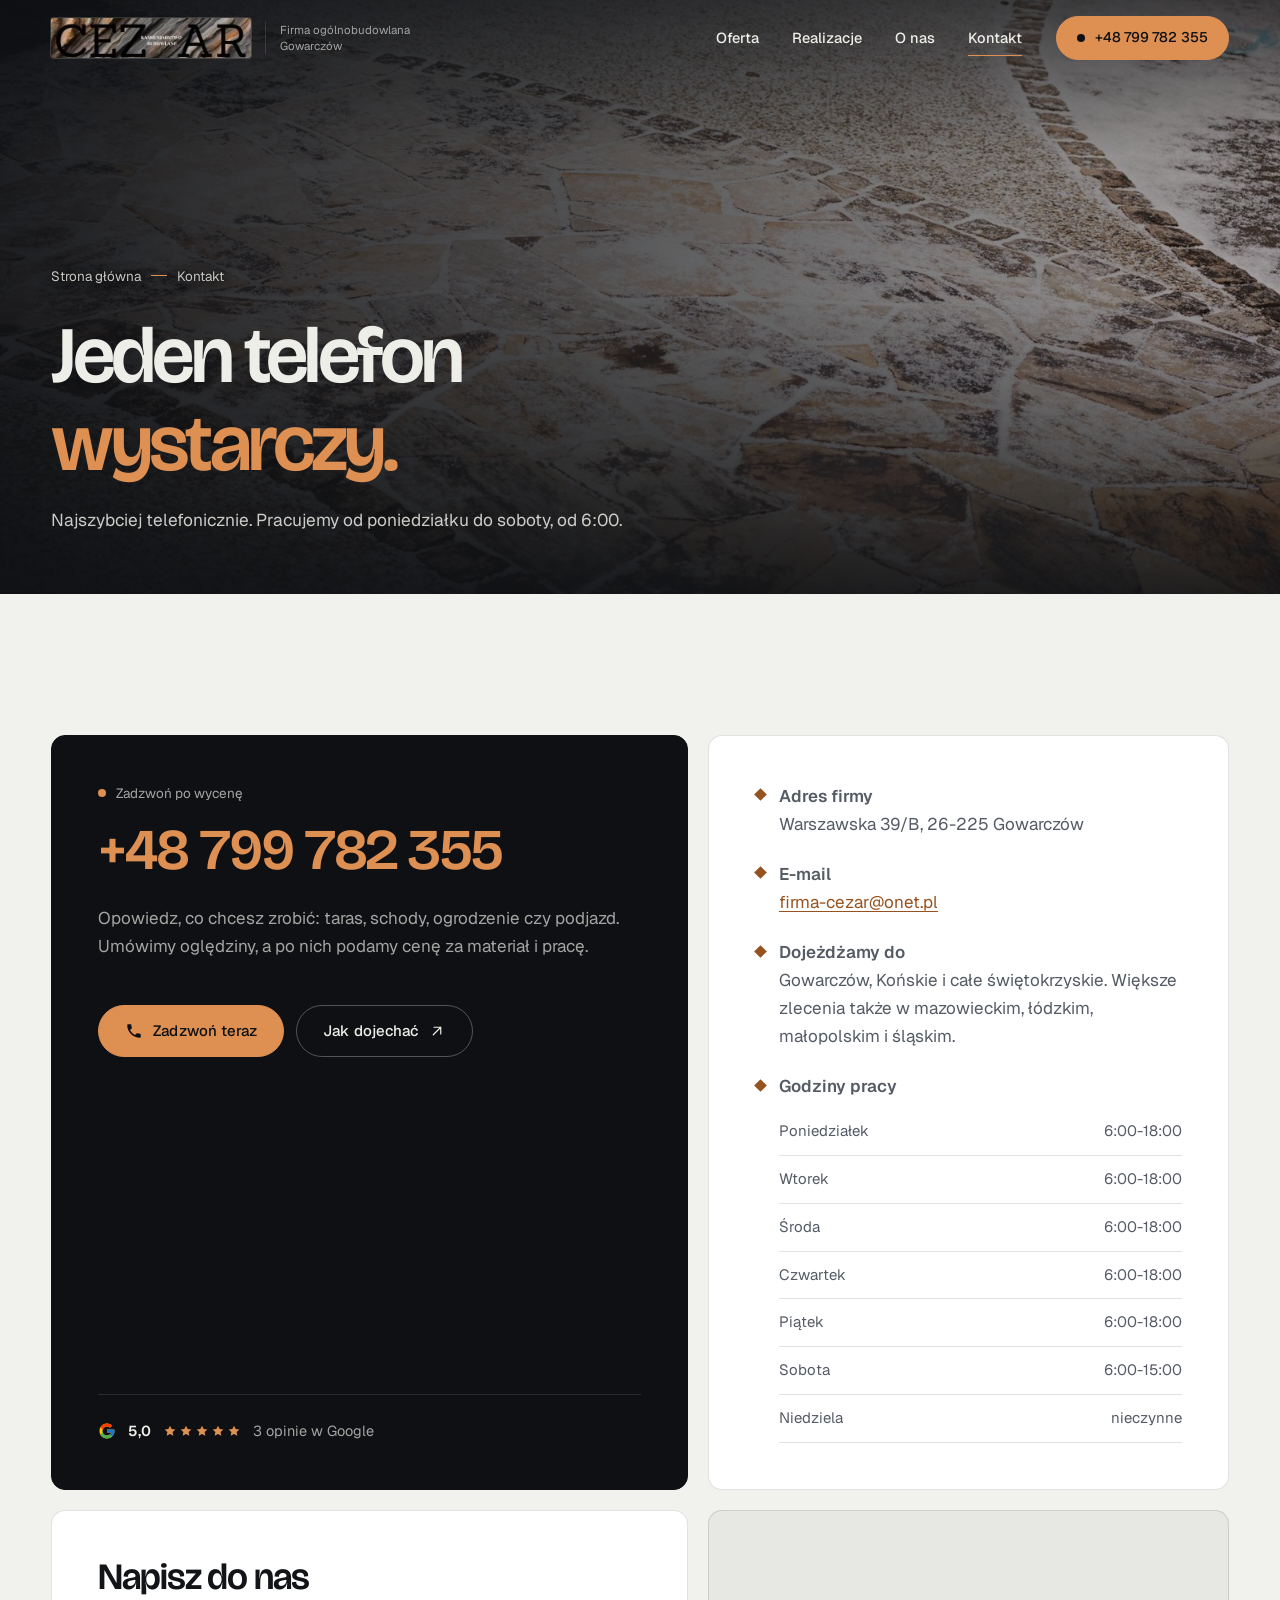
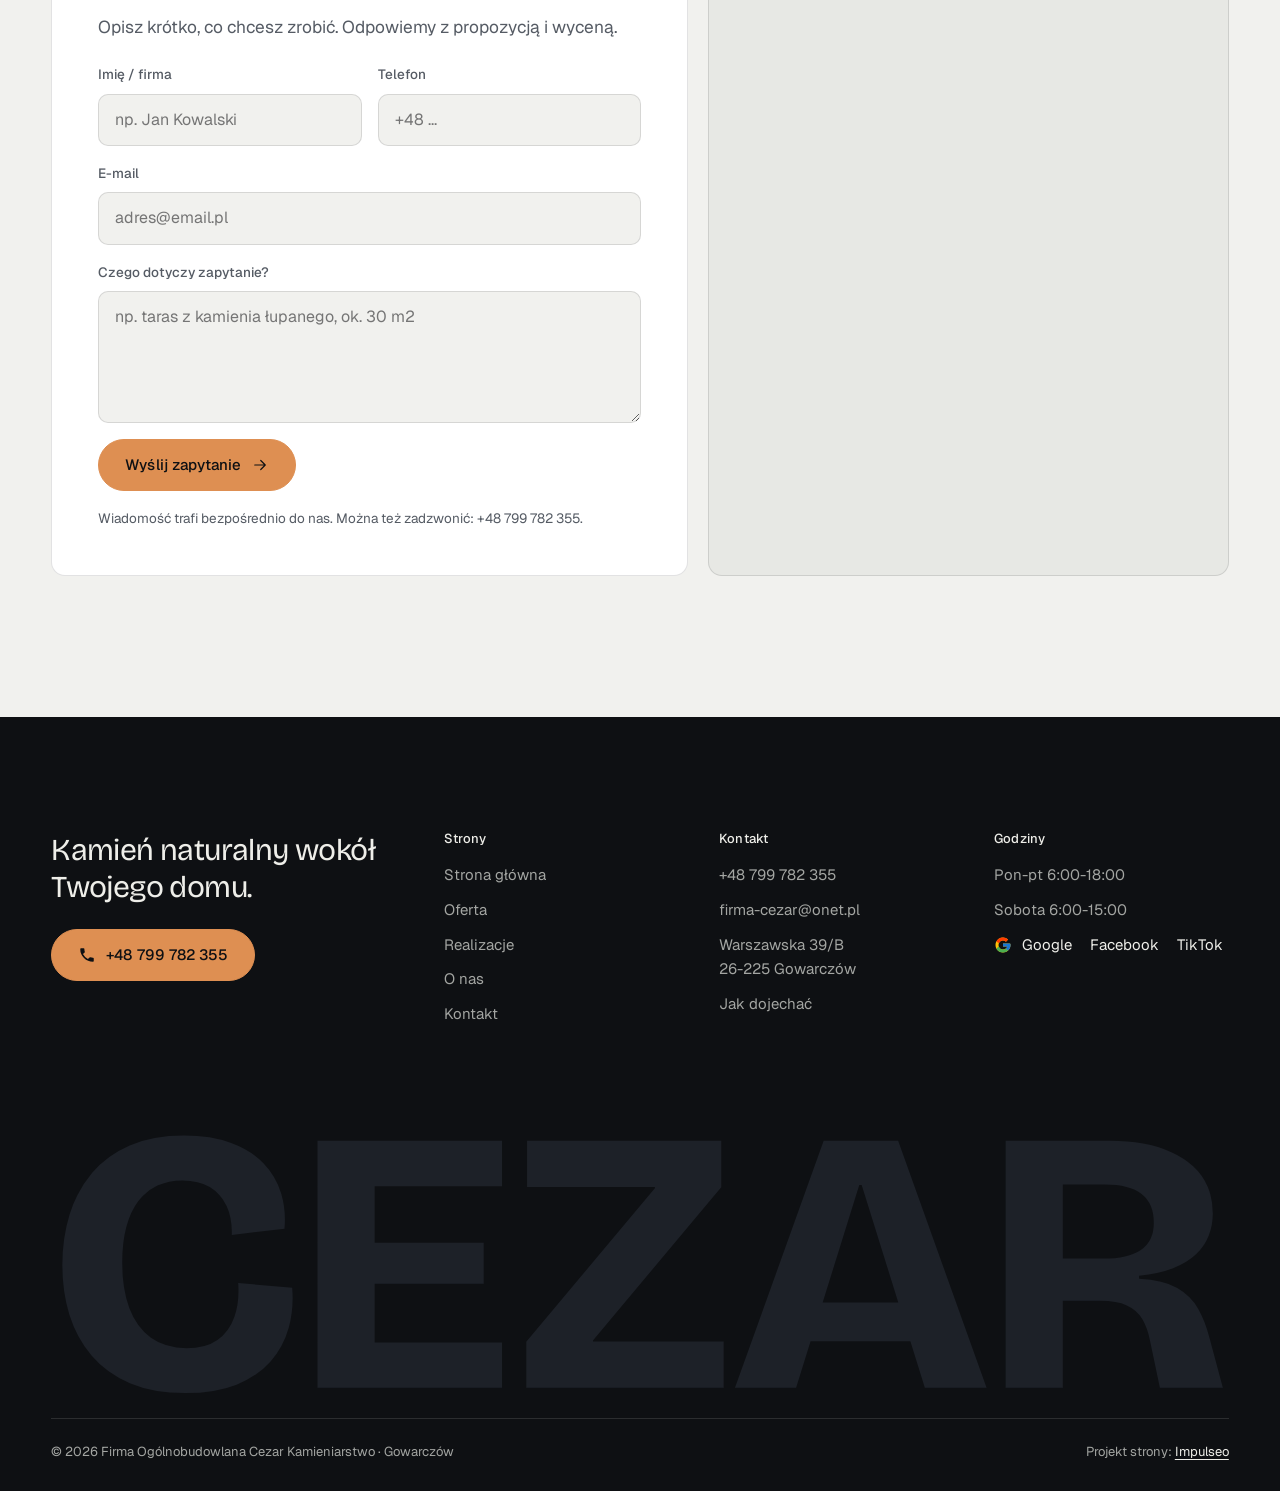
<file: kontakt.html>
<!DOCTYPE html>
<html lang="pl">
<head>
<meta charset="UTF-8">
<meta name="viewport" content="width=device-width, initial-scale=1.0">
<title>Kontakt - Firma Ogólnobudowlana Cezar Kamieniarstwo</title>
<meta name="description" content="Kontakt Firma Ogólnobudowlana Cezar Kamieniarstwo - Warszawska 39/B, 26-225 Gowarczów. Telefon +48 799 782 355.">
<link rel="canonical" href="https://impulseo-pl.github.io/firma-ogolnobudowlana-cezar-kamieniarstwo/kontakt.html">
<meta name="robots" content="noindex, nofollow">
<meta name="theme-color" content="#0E1013">
<meta property="og:type" content="website">
<meta property="og:locale" content="pl_PL">
<meta property="og:site_name" content="Firma Ogólnobudowlana Cezar Kamieniarstwo">
<meta property="og:title" content="Kontakt - Firma Ogólnobudowlana Cezar Kamieniarstwo">
<meta property="og:description" content="Kontakt Firma Ogólnobudowlana Cezar Kamieniarstwo - Warszawska 39/B, 26-225 Gowarczów. Telefon +48 799 782 355.">
<meta property="og:url" content="https://impulseo-pl.github.io/firma-ogolnobudowlana-cezar-kamieniarstwo/kontakt.html">
<meta property="og:image" content="https://impulseo-pl.github.io/firma-ogolnobudowlana-cezar-kamieniarstwo/img/og.jpg">
<meta property="og:image:width" content="1200">
<meta property="og:image:height" content="630">
<meta name="twitter:card" content="summary_large_image">
<script>(function(){var d=document.documentElement;d.classList.add('js');try{if(!window.matchMedia('(prefers-reduced-motion: reduce)').matches)d.classList.add('anim');}catch(e){}setTimeout(function(){if(!d.classList.contains('anim-ok'))d.classList.remove('anim');},3500);})();</script>
<link rel="preload" as="image" href="img/g9.jpg" fetchpriority="high">
<link rel="preconnect" href="https://fonts.googleapis.com">
<link rel="preconnect" href="https://fonts.gstatic.com" crossorigin>
<link href="https://fonts.googleapis.com/css2?family=Bricolage+Grotesque:opsz,wght@12..96,400..700&family=Geist:wght@400..600&display=swap" rel="stylesheet">
<link rel="stylesheet" href="assets/styles.css?v=20261112a">
<script src="assets/lenis.min.js?v=1.1.20" defer></script>
<script src="assets/main.js?v=20261112a" defer></script>
</head>
<body>
<a class="skip" href="#tresc">Przejdź do treści</a>
<header class="site-head">
<div class="head-in">
  <a class="brand" href="index.html" aria-label="Cezar - strona główna">
    <span class="znak"><img class="brand-logo" src="img/logo.jpg" alt="Cezar Kamieniarstwo Budowlane" width="968" height="194" decoding="async"></span>
    <span class="brand-sub">Firma ogólnobudowlana<br>Gowarczów</span>
  </a>
  <nav class="nav-links" aria-label="Menu główne">
    <a class="nl" href="oferta.html">Oferta</a><a class="nl" href="realizacje.html">Realizacje</a><a class="nl" href="o-nas.html">O&nbsp;nas</a><a class="nl" href="kontakt.html" aria-current="page">Kontakt</a>
    <a class="btn btn-copper nav-cta" href="tel:+48799782355"><span class="live" aria-hidden="true"></span>+48 799 782 355</a>
  </nav>
  <button class="burger" type="button" aria-label="Otwórz menu" aria-expanded="false" aria-controls="mnav"><span></span><span></span></button>
</div>
</header>
<div class="mnav" id="mnav">
  <div class="mnav-in">
    <a class="ml" href="index.html">Strona główna</a><a class="ml" href="oferta.html">Oferta</a><a class="ml" href="realizacje.html">Realizacje</a><a class="ml" href="o-nas.html">O&nbsp;nas</a><a class="ml" href="kontakt.html" aria-current="page">Kontakt</a>
    <div class="mnav-foot">
      <span>Pon-pt 6:00-18:00, sob 6:00-15:00</span>
      <a class="btn btn-copper" href="tel:+48799782355"><svg class="ico" width="16" height="16" viewBox="0 0 24 24" fill="none" aria-hidden="true"><path d="M6.6 10.8a15.5 15.5 0 0 0 6.6 6.6l2.2-2.2a1 1 0 0 1 1-.24 11.4 11.4 0 0 0 3.6.58 1 1 0 0 1 1 1V20a1 1 0 0 1-1 1A17 17 0 0 1 3 4a1 1 0 0 1 1-1h3.5a1 1 0 0 1 1 1c0 1.25.2 2.46.58 3.6a1 1 0 0 1-.25 1l-2.23 2.2Z" fill="currentColor"/></svg>+48 799 782 355</a>
    </div>
  </div>
</div>
<main id="tresc">

<section class="pagehead">
  <div class="pagehead-media"><img src="img/g9.jpg" alt="Nawierzchnia z kamienia łupanego z obrzeżem z kostki" width="1600" height="1066" decoding="async" fetchpriority="high"></div>
  <div class="ph-in">
    <p class="crumb up" style="--d:0"><a href="index.html">Strona główna</a><span class="sl" aria-hidden="true"></span>Kontakt</p>
    <h1><span class="ln"><span class="ln-i" style="--k:0">Jeden telefon</span></span><span class="ln"><span class="ln-i" style="--k:1"><em>wystarczy.</em></span></span></h1>
    <p class="ph-lead up" style="--d:300">Najszybciej telefonicznie. Pracujemy od poniedziałku do soboty, od 6:00.</p>
  </div>
</section>

<section class="sec">
  <div class="wrap">
    <div class="k-grid">
      <div class="k-card dark rv">
        <span class="lbl"><span class="live" aria-hidden="true"></span>Zadzwoń po wycenę</span>
        <a class="k-phone" href="tel:+48799782355">+48 799 782 355</a>
        <p>Opowiedz, co chcesz zrobić: taras, schody, ogrodzenie czy podjazd. Umówimy oględziny, a&nbsp;po nich podamy cenę za materiał i&nbsp;pracę.</p>
        <div class="cta-row" style="margin-top:28px">
          <a class="btn btn-copper" href="tel:+48799782355"><svg class="ico" width="16" height="16" viewBox="0 0 24 24" fill="none" aria-hidden="true"><path d="M6.6 10.8a15.5 15.5 0 0 0 6.6 6.6l2.2-2.2a1 1 0 0 1 1-.24 11.4 11.4 0 0 0 3.6.58 1 1 0 0 1 1 1V20a1 1 0 0 1-1 1A17 17 0 0 1 3 4a1 1 0 0 1 1-1h3.5a1 1 0 0 1 1 1c0 1.25.2 2.46.58 3.6a1 1 0 0 1-.25 1l-2.23 2.2Z" fill="currentColor"/></svg>Zadzwoń teraz</a>
          <a class="btn btn-ghost" href="https://maps.google.com/?cid=1547100328100105745" target="_blank" rel="noopener">Jak dojechać<svg class="ico" width="18" height="18" viewBox="0 0 24 24" fill="none" stroke="currentColor" stroke-width="1.6" stroke-linecap="round" stroke-linejoin="round" aria-hidden="true"><path d="M7 17 17 7M8 7h9v9"/></svg></a>
        </div>
        <a class="k-foot" href="https://maps.google.com/?cid=1547100328100105745" target="_blank" rel="noopener"><svg class="g-logo" viewBox="0 0 48 48" aria-hidden="true"><path fill="#FFC107" d="M43.6 20.5H42V20H24v8h11.3C33.7 32.7 29.2 36 24 36c-6.6 0-12-5.4-12-12s5.4-12 12-12c3.1 0 5.8 1.2 7.9 3.1l5.7-5.7C34 6.1 29.3 4 24 4 12.9 4 4 12.9 4 24s8.9 20 20 20 20-8.9 20-20c0-1.3-.1-2.4-.4-3.5z"/><path fill="#FF3D00" d="m6.3 14.7 6.6 4.8C14.7 15.1 19 12 24 12c3.1 0 5.8 1.2 7.9 3.1l5.7-5.7C34 6.1 29.3 4 24 4 16.3 4 9.7 8.3 6.3 14.7z"/><path fill="#4CAF50" d="M24 44c5.2 0 9.9-2 13.4-5.2l-6.2-5.2A11.9 11.9 0 0 1 24 36c-5.2 0-9.6-3.3-11.3-7.9l-6.5 5C9.5 39.6 16.2 44 24 44z"/><path fill="#1976D2" d="M43.6 20.5H42V20H24v8h11.3a12 12 0 0 1-4.1 5.6l6.2 5.2C37 39.2 44 34 44 24c0-1.3-.1-2.4-.4-3.5z"/></svg><b>5,0</b><span class="stars" aria-label="Ocena 5 na 5"><svg viewBox="0 0 24 24" aria-hidden="true"><path fill="currentColor" d="M12 2.8l2.8 5.9 6.4.8-4.7 4.4 1.2 6.3L12 17.1l-5.7 3.1 1.2-6.3L2.8 9.5l6.4-.8z"/></svg><svg viewBox="0 0 24 24" aria-hidden="true"><path fill="currentColor" d="M12 2.8l2.8 5.9 6.4.8-4.7 4.4 1.2 6.3L12 17.1l-5.7 3.1 1.2-6.3L2.8 9.5l6.4-.8z"/></svg><svg viewBox="0 0 24 24" aria-hidden="true"><path fill="currentColor" d="M12 2.8l2.8 5.9 6.4.8-4.7 4.4 1.2 6.3L12 17.1l-5.7 3.1 1.2-6.3L2.8 9.5l6.4-.8z"/></svg><svg viewBox="0 0 24 24" aria-hidden="true"><path fill="currentColor" d="M12 2.8l2.8 5.9 6.4.8-4.7 4.4 1.2 6.3L12 17.1l-5.7 3.1 1.2-6.3L2.8 9.5l6.4-.8z"/></svg><svg viewBox="0 0 24 24" aria-hidden="true"><path fill="currentColor" d="M12 2.8l2.8 5.9 6.4.8-4.7 4.4 1.2 6.3L12 17.1l-5.7 3.1 1.2-6.3L2.8 9.5l6.4-.8z"/></svg></span><span>3 opinie w&nbsp;Google</span></a>
      </div>
      <div class="k-card rv" style="--d:120">
        <ul class="k-list">
          <li><span><b>Adres firmy</b>Warszawska 39/B, 26-225 Gowarczów</span></li>
          <li><span><b>E-mail</b><a class="u" href="mailto:firma-cezar@onet.pl">firma-cezar@onet.pl</a></span></li>
          <li><span><b>Dojeżdżamy do</b>Gowarczów, Końskie i&nbsp;całe świętokrzyskie. Większe zlecenia także w&nbsp;mazowieckim, łódzkim, małopolskim i&nbsp;śląskim.</span></li>
          <li><span><b>Godziny pracy</b>
            <ul class="hours"><li><span>Poniedziałek</span><span>6:00-18:00</span></li><li><span>Wtorek</span><span>6:00-18:00</span></li><li><span>Środa</span><span>6:00-18:00</span></li><li><span>Czwartek</span><span>6:00-18:00</span></li><li><span>Piątek</span><span>6:00-18:00</span></li><li><span>Sobota</span><span>6:00-15:00</span></li><li><span>Niedziela</span><span>nieczynne</span></li></ul></span></li>
        </ul>
      </div>
    </div>
    <div class="k-grid">
      <div class="k-card rv">
        <form class="form" action="https://formsubmit.co/firma-cezar@onet.pl" method="POST">
          <input type="hidden" name="_subject" value="Zapytanie ze strony Firma Ogólnobudowlana Cezar Kamieniarstwo">
          <input type="hidden" name="_captcha" value="false">
          <input type="hidden" name="_template" value="table">
          <h2>Napisz do nas</h2>
          <p class="lead">Opisz krótko, co chcesz zrobić. Odpowiemy z&nbsp;propozycją i&nbsp;wyceną.</p>
          <div class="fld-2">
            <div class="fld"><label for="name">Imię / firma</label><input id="name" name="name" type="text" placeholder="np. Jan Kowalski" autocomplete="name" required></div>
            <div class="fld"><label for="phone">Telefon</label><input id="phone" name="phone" type="tel" placeholder="+48 ..." autocomplete="tel"></div>
          </div>
          <div class="fld"><label for="email">E-mail</label><input id="email" name="email" type="email" placeholder="adres@email.pl" autocomplete="email" required></div>
          <div class="fld"><label for="msg">Czego dotyczy zapytanie?</label><textarea id="msg" name="message" placeholder="np. taras z kamienia łupanego, ok. 30 m2" required></textarea></div>
          <button type="submit" class="btn btn-copper">Wyślij zapytanie<svg class="ico arr" width="18" height="18" viewBox="0 0 24 24" fill="none" stroke="currentColor" stroke-width="1.6" stroke-linecap="round" stroke-linejoin="round" aria-hidden="true"><path d="M5 12h14M13 6l6 6-6 6"/></svg></button>
          <p class="note">Wiadomość trafi bezpośrednio do nas. Można też zadzwonić: +48 799 782 355.</p>
        </form>
      </div>
      <div class="map rv" style="--d:120">
        <iframe title="Mapa dojazdu - Cezar, Warszawska 39/B, Gowarczów" src="https://maps.google.com/maps?q=51.2853944,20.440972&z=14&output=embed" loading="lazy" referrerpolicy="no-referrer-when-downgrade"></iframe>
      </div>
    </div>
  </div>
</section>
</main>
<footer class="site-foot">
  <div class="wrap">
    <div class="foot-top">
      <div>
        <p class="foot-claim">Kamień naturalny wokół Twojego domu.</p>
        <a class="btn btn-copper" href="tel:+48799782355"><svg class="ico" width="16" height="16" viewBox="0 0 24 24" fill="none" aria-hidden="true"><path d="M6.6 10.8a15.5 15.5 0 0 0 6.6 6.6l2.2-2.2a1 1 0 0 1 1-.24 11.4 11.4 0 0 0 3.6.58 1 1 0 0 1 1 1V20a1 1 0 0 1-1 1A17 17 0 0 1 3 4a1 1 0 0 1 1-1h3.5a1 1 0 0 1 1 1c0 1.25.2 2.46.58 3.6a1 1 0 0 1-.25 1l-2.23 2.2Z" fill="currentColor"/></svg>+48 799 782 355</a>
      </div>
      <div>
        <h4>Strony</h4>
        <ul><li><a href="index.html">Strona główna</a></li><li><a href="oferta.html">Oferta</a></li><li><a href="realizacje.html">Realizacje</a></li><li><a href="o-nas.html">O&nbsp;nas</a></li><li><a href="kontakt.html">Kontakt</a></li></ul>
      </div>
      <div>
        <h4>Kontakt</h4>
        <ul>
          <li><a href="tel:+48799782355">+48 799 782 355</a></li>
          <li><a href="mailto:firma-cezar@onet.pl">firma-cezar@onet.pl</a></li>
          <li>Warszawska 39/B<br>26-225 Gowarczów</li>
          <li><a href="https://maps.google.com/?cid=1547100328100105745" target="_blank" rel="noopener">Jak dojechać</a></li>
        </ul>
      </div>
      <div>
        <h4>Godziny</h4>
        <ul>
          <li>Pon-pt 6:00-18:00</li>
          <li>Sobota 6:00-15:00</li>
          <li class="foot-soc"><a class="soc" href="https://maps.google.com/?cid=1547100328100105745" target="_blank" rel="noopener" aria-label="Wizytówka Cezar w Google"><svg class="g-logo" viewBox="0 0 48 48" aria-hidden="true"><path fill="#FFC107" d="M43.6 20.5H42V20H24v8h11.3C33.7 32.7 29.2 36 24 36c-6.6 0-12-5.4-12-12s5.4-12 12-12c3.1 0 5.8 1.2 7.9 3.1l5.7-5.7C34 6.1 29.3 4 24 4 12.9 4 4 12.9 4 24s8.9 20 20 20 20-8.9 20-20c0-1.3-.1-2.4-.4-3.5z"/><path fill="#FF3D00" d="m6.3 14.7 6.6 4.8C14.7 15.1 19 12 24 12c3.1 0 5.8 1.2 7.9 3.1l5.7-5.7C34 6.1 29.3 4 24 4 16.3 4 9.7 8.3 6.3 14.7z"/><path fill="#4CAF50" d="M24 44c5.2 0 9.9-2 13.4-5.2l-6.2-5.2A11.9 11.9 0 0 1 24 36c-5.2 0-9.6-3.3-11.3-7.9l-6.5 5C9.5 39.6 16.2 44 24 44z"/><path fill="#1976D2" d="M43.6 20.5H42V20H24v8h11.3a12 12 0 0 1-4.1 5.6l6.2 5.2C37 39.2 44 34 44 24c0-1.3-.1-2.4-.4-3.5z"/></svg>Google</a><a class="soc" href="https://www.facebook.com/p/Firma-Og%C3%B3lnobudowlana-Cezar-100077722001214/" target="_blank" rel="noopener">Facebook</a><a class="soc" href="https://www.tiktok.com/@firmacezar" target="_blank" rel="noopener">TikTok</a></li>
        </ul>
      </div>
    </div>
    <div class="foot-mark" aria-hidden="true"><svg viewBox="0 0 1000 236" aria-hidden="true" focusable="false"><text x="0" y="230" textLength="1000" lengthAdjust="spacingAndGlyphs">CEZAR</text></svg></div>
    <div class="foot-bottom">
      <span>© 2026 Firma Ogólnobudowlana Cezar Kamieniarstwo · Gowarczów</span>
      <span>Projekt strony: <a class="foot-credit" href="https://impulseo.pl" target="_blank" rel="noopener">Impulseo</a></span>
    </div>
  </div>
</footer>
<div class="sticky-call">
  <a class="btn btn-copper" href="tel:+48799782355"><svg class="ico" width="16" height="16" viewBox="0 0 24 24" fill="none" aria-hidden="true"><path d="M6.6 10.8a15.5 15.5 0 0 0 6.6 6.6l2.2-2.2a1 1 0 0 1 1-.24 11.4 11.4 0 0 0 3.6.58 1 1 0 0 1 1 1V20a1 1 0 0 1-1 1A17 17 0 0 1 3 4a1 1 0 0 1 1-1h3.5a1 1 0 0 1 1 1c0 1.25.2 2.46.58 3.6a1 1 0 0 1-.25 1l-2.23 2.2Z" fill="currentColor"/></svg>Zadzwoń</a>
  <a class="btn btn-ghost" href="kontakt.html">Kontakt i&nbsp;dojazd</a>
</div>
<div class="demo-wazne" data-do="2026-11-16" data-cykl="3" hidden><svg class="dw-ico" width="13" height="13" viewBox="0 0 24 24" fill="none" aria-hidden="true"><circle cx="12" cy="12" r="8.6" stroke="currentColor" stroke-width="1.8"/><path d="M12 7.2V12l3.3 2" stroke="currentColor" stroke-width="1.8" stroke-linecap="round"/></svg><span class="dw-txt"></span></div>
</body>
</html>
</file>
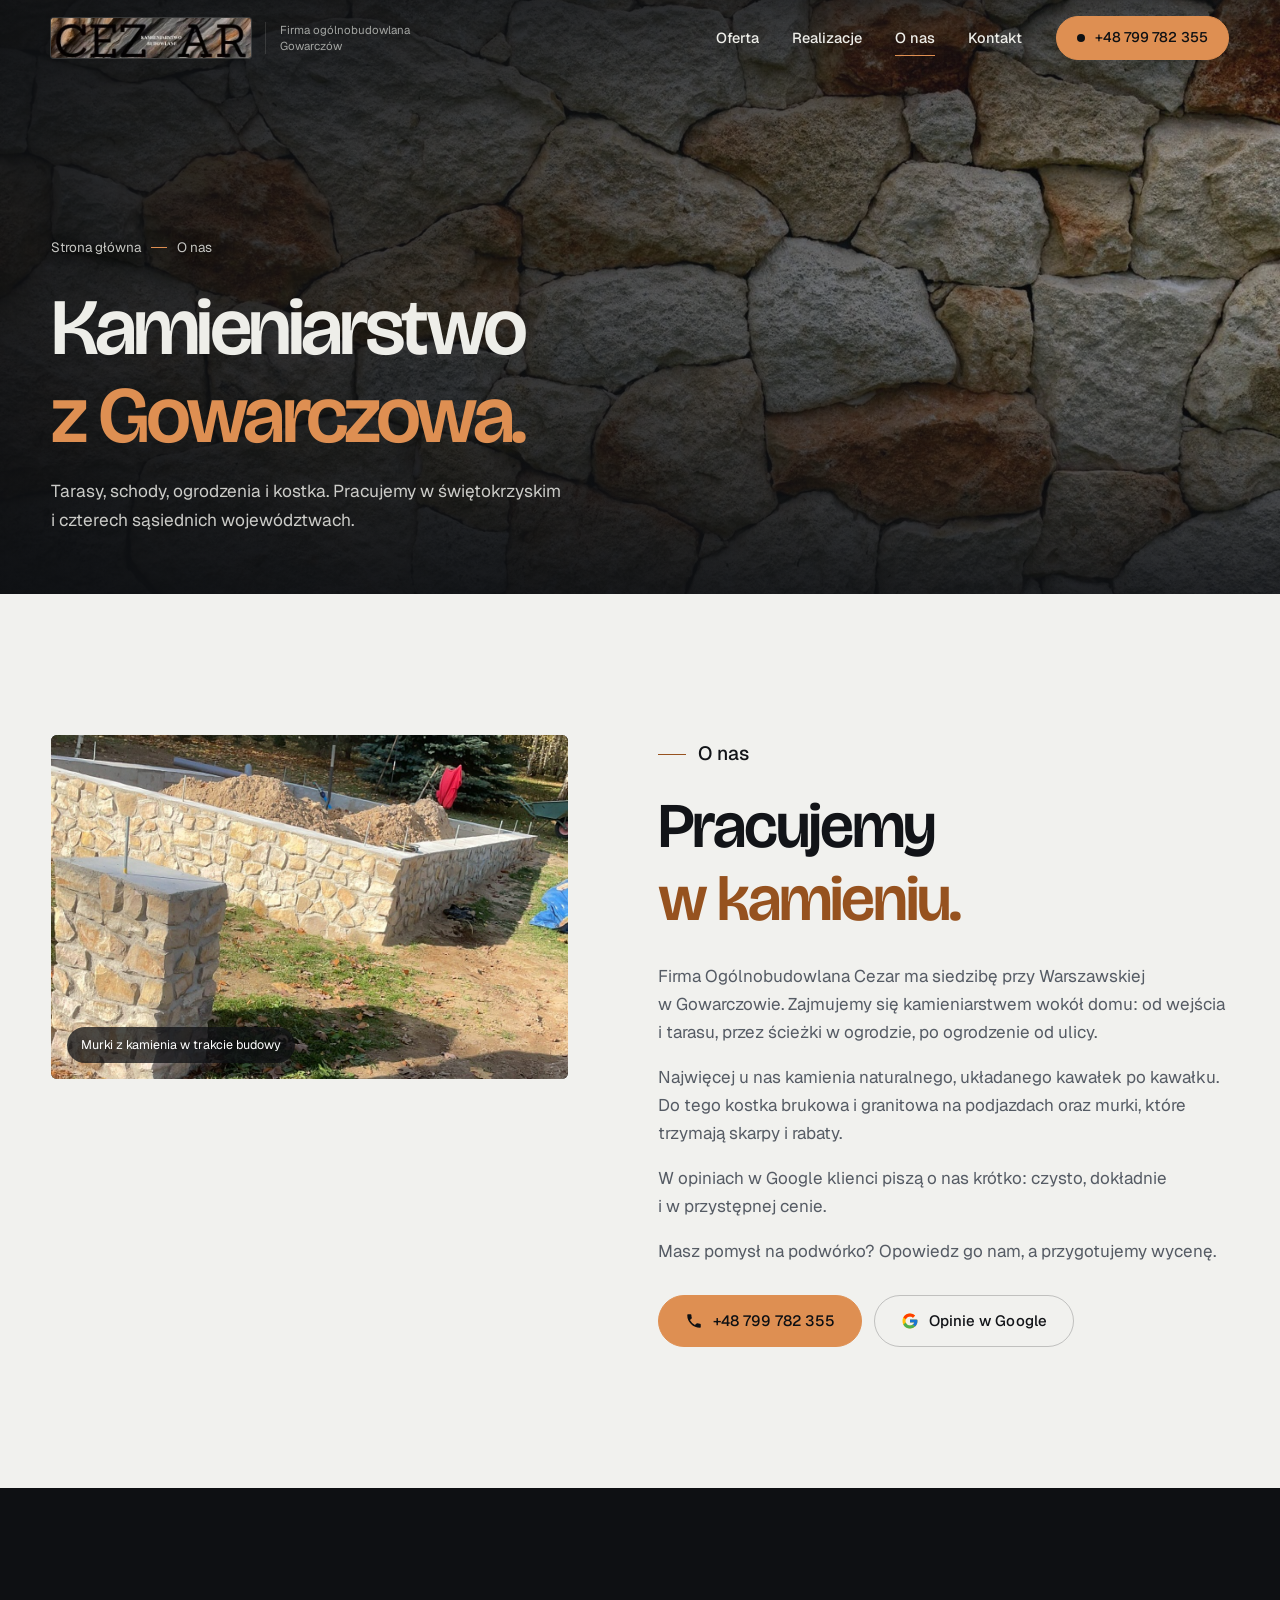
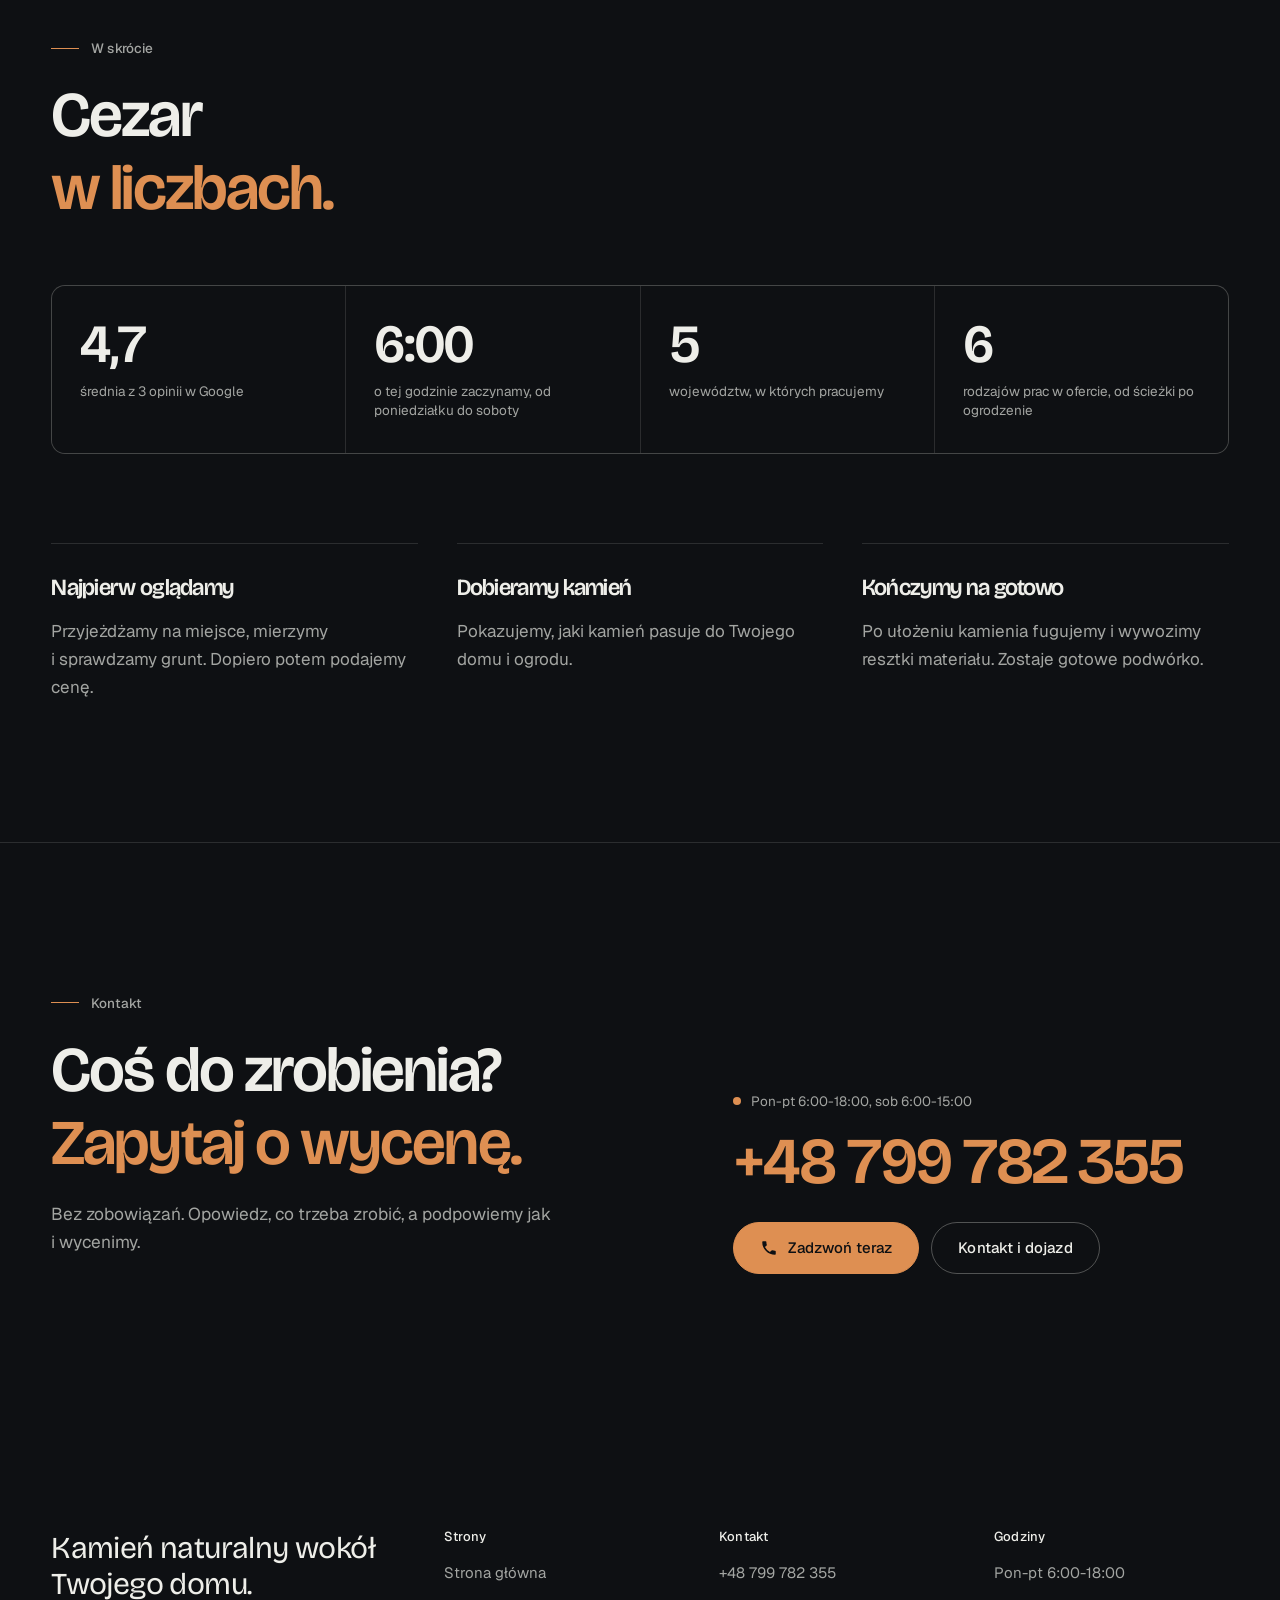
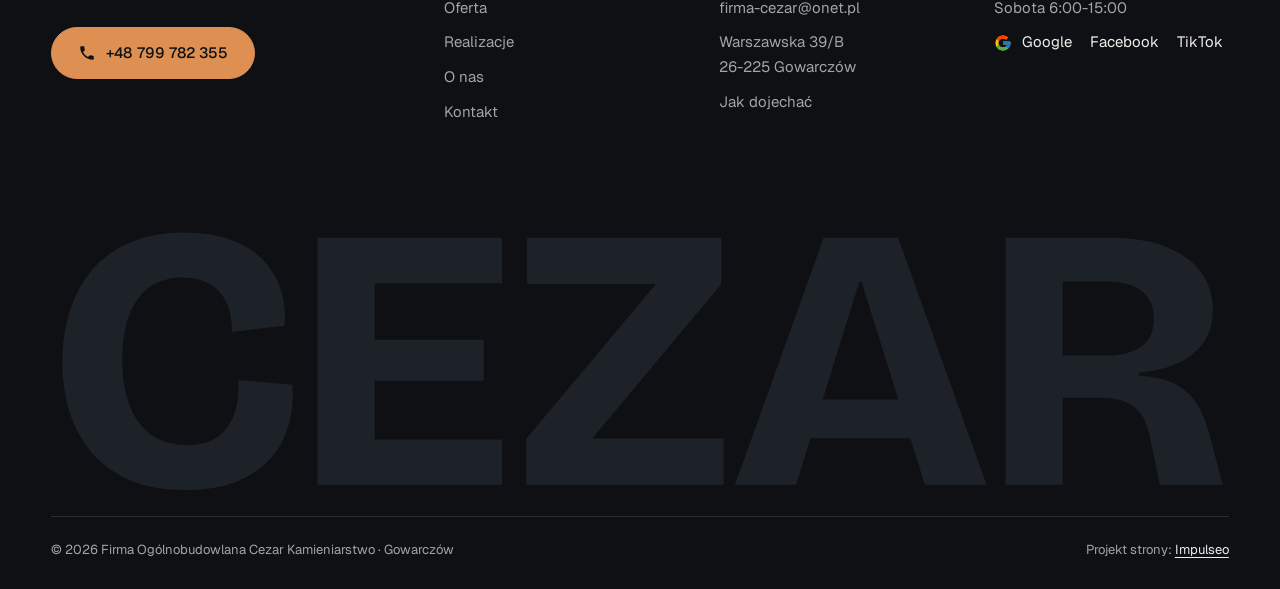
<file: o-nas.html>
<!DOCTYPE html>
<html lang="pl">
<head>
<meta charset="UTF-8">
<meta name="viewport" content="width=device-width, initial-scale=1.0">
<title>O nas - Firma Ogólnobudowlana Cezar Kamieniarstwo</title>
<meta name="description" content="Cezar z Gowarczowa: tarasy i schody z kamienia łupanego, ogrodzenia z kamienia naturalnego, kostka brukowa i granitowa, murki i ścieżki w ogrodzie. Świętokrzyskie i województwa obok.">
<link rel="canonical" href="https://impulseo-pl.github.io/firma-ogolnobudowlana-cezar-kamieniarstwo/o-nas.html">
<meta name="robots" content="noindex, nofollow">
<meta name="theme-color" content="#0E1013">
<meta property="og:type" content="website">
<meta property="og:locale" content="pl_PL">
<meta property="og:site_name" content="Firma Ogólnobudowlana Cezar Kamieniarstwo">
<meta property="og:title" content="O nas - Firma Ogólnobudowlana Cezar Kamieniarstwo">
<meta property="og:description" content="Cezar z Gowarczowa: tarasy i schody z kamienia łupanego, ogrodzenia z kamienia naturalnego, kostka brukowa i granitowa, murki i ścieżki w ogrodzie. Świętokrzyskie i województwa obok.">
<meta property="og:url" content="https://impulseo-pl.github.io/firma-ogolnobudowlana-cezar-kamieniarstwo/o-nas.html">
<meta property="og:image" content="https://impulseo-pl.github.io/firma-ogolnobudowlana-cezar-kamieniarstwo/img/og.jpg">
<meta property="og:image:width" content="1200">
<meta property="og:image:height" content="630">
<meta name="twitter:card" content="summary_large_image">
<script>(function(){var d=document.documentElement;d.classList.add('js');try{if(!window.matchMedia('(prefers-reduced-motion: reduce)').matches)d.classList.add('anim');}catch(e){}setTimeout(function(){if(!d.classList.contains('anim-ok'))d.classList.remove('anim');},3500);})();</script>
<link rel="preload" as="image" href="img/g11.jpg" fetchpriority="high">
<link rel="preconnect" href="https://fonts.googleapis.com">
<link rel="preconnect" href="https://fonts.gstatic.com" crossorigin>
<link href="https://fonts.googleapis.com/css2?family=Bricolage+Grotesque:opsz,wght@12..96,400..700&family=Geist:wght@400..600&display=swap" rel="stylesheet">
<link rel="stylesheet" href="assets/styles.css?v=20261112a">
<script src="assets/lenis.min.js?v=1.1.20" defer></script>
<script src="assets/main.js?v=20261112a" defer></script>
</head>
<body>
<a class="skip" href="#tresc">Przejdź do treści</a>
<header class="site-head">
<div class="head-in">
  <a class="brand" href="index.html" aria-label="Cezar - strona główna">
    <span class="znak"><img class="brand-logo" src="img/logo.jpg" alt="Cezar Kamieniarstwo Budowlane" width="968" height="194" decoding="async"></span>
    <span class="brand-sub">Firma ogólnobudowlana<br>Gowarczów</span>
  </a>
  <nav class="nav-links" aria-label="Menu główne">
    <a class="nl" href="oferta.html">Oferta</a><a class="nl" href="realizacje.html">Realizacje</a><a class="nl" href="o-nas.html" aria-current="page">O&nbsp;nas</a><a class="nl" href="kontakt.html">Kontakt</a>
    <a class="btn btn-copper nav-cta" href="tel:+48799782355"><span class="live" aria-hidden="true"></span>+48 799 782 355</a>
  </nav>
  <button class="burger" type="button" aria-label="Otwórz menu" aria-expanded="false" aria-controls="mnav"><span></span><span></span></button>
</div>
</header>
<div class="mnav" id="mnav">
  <div class="mnav-in">
    <a class="ml" href="index.html">Strona główna</a><a class="ml" href="oferta.html">Oferta</a><a class="ml" href="realizacje.html">Realizacje</a><a class="ml" href="o-nas.html" aria-current="page">O&nbsp;nas</a><a class="ml" href="kontakt.html">Kontakt</a>
    <div class="mnav-foot">
      <span>Pon-pt 6:00-18:00, sob 6:00-15:00</span>
      <a class="btn btn-copper" href="tel:+48799782355"><svg class="ico" width="16" height="16" viewBox="0 0 24 24" fill="none" aria-hidden="true"><path d="M6.6 10.8a15.5 15.5 0 0 0 6.6 6.6l2.2-2.2a1 1 0 0 1 1-.24 11.4 11.4 0 0 0 3.6.58 1 1 0 0 1 1 1V20a1 1 0 0 1-1 1A17 17 0 0 1 3 4a1 1 0 0 1 1-1h3.5a1 1 0 0 1 1 1c0 1.25.2 2.46.58 3.6a1 1 0 0 1-.25 1l-2.23 2.2Z" fill="currentColor"/></svg>+48 799 782 355</a>
    </div>
  </div>
</div>
<main id="tresc">

<section class="pagehead">
  <div class="pagehead-media"><img src="img/g11.jpg" alt="Mur z kamienia naturalnego z bliska" width="1600" height="1067" decoding="async" fetchpriority="high"></div>
  <div class="ph-in">
    <p class="crumb up" style="--d:0"><a href="index.html">Strona główna</a><span class="sl" aria-hidden="true"></span>O&nbsp;nas</p>
    <h1><span class="ln"><span class="ln-i" style="--k:0">Kamieniarstwo</span></span><span class="ln"><span class="ln-i" style="--k:1"><em>z&nbsp;Gowarczowa.</em></span></span></h1>
    <p class="ph-lead up" style="--d:300">Tarasy, schody, ogrodzenia i&nbsp;kostka. Pracujemy w&nbsp;świętokrzyskim i&nbsp;czterech sąsiednich województwach.</p>
  </div>
</section>

<section class="sec">
  <div class="wrap story">
    <figure class="fig rv-img rv">
      <img src="img/story.jpg" alt="Murki z kamienia łupanego w trakcie budowy - realizacja Cezar" width="1206" height="804" decoding="async">
      <figcaption class="fig-tag">Murki z&nbsp;kamienia w&nbsp;trakcie budowy</figcaption>
    </figure>
    <div class="story-txt">
      <p class="eyebrow rv">O&nbsp;nas</p>
      <h2 class="h2 rv rv-h"><span class="ln"><span class="ln-i" style="--k:0">Pracujemy</span></span><span class="ln"><span class="ln-i" style="--k:1"><em>w&nbsp;kamieniu.</em></span></span></h2>
      <p class="rv" style="--d:100;margin-top:30px">Firma Ogólnobudowlana Cezar ma siedzibę przy Warszawskiej w&nbsp;Gowarczowie. Zajmujemy się kamieniarstwem wokół domu: od wejścia i&nbsp;tarasu, przez ścieżki w&nbsp;ogrodzie, po ogrodzenie od ulicy.</p>
      <p class="rv" style="--d:140">Najwięcej u&nbsp;nas kamienia naturalnego, układanego kawałek po kawałku. Do tego kostka brukowa i&nbsp;granitowa na podjazdach oraz murki, które trzymają skarpy i&nbsp;rabaty.</p>
      <p class="rv" style="--d:180">W&nbsp;opiniach w&nbsp;Google klienci piszą o&nbsp;nas krótko: czysto, dokładnie i&nbsp;w&nbsp;przystępnej cenie.</p>
      <p class="rv" style="--d:200">Masz pomysł na podwórko? Opowiedz go nam, a&nbsp;przygotujemy wycenę.</p>
      <div class="cta-row rv" style="--d:220;margin-top:30px">
        <a class="btn btn-copper" href="tel:+48799782355"><svg class="ico" width="16" height="16" viewBox="0 0 24 24" fill="none" aria-hidden="true"><path d="M6.6 10.8a15.5 15.5 0 0 0 6.6 6.6l2.2-2.2a1 1 0 0 1 1-.24 11.4 11.4 0 0 0 3.6.58 1 1 0 0 1 1 1V20a1 1 0 0 1-1 1A17 17 0 0 1 3 4a1 1 0 0 1 1-1h3.5a1 1 0 0 1 1 1c0 1.25.2 2.46.58 3.6a1 1 0 0 1-.25 1l-2.23 2.2Z" fill="currentColor"/></svg>+48 799 782 355</a>
        <a class="btn btn-ghost" href="https://maps.google.com/?cid=1547100328100105745" target="_blank" rel="noopener"><svg class="g-logo" viewBox="0 0 48 48" aria-hidden="true"><path fill="#FFC107" d="M43.6 20.5H42V20H24v8h11.3C33.7 32.7 29.2 36 24 36c-6.6 0-12-5.4-12-12s5.4-12 12-12c3.1 0 5.8 1.2 7.9 3.1l5.7-5.7C34 6.1 29.3 4 24 4 12.9 4 4 12.9 4 24s8.9 20 20 20 20-8.9 20-20c0-1.3-.1-2.4-.4-3.5z"/><path fill="#FF3D00" d="m6.3 14.7 6.6 4.8C14.7 15.1 19 12 24 12c3.1 0 5.8 1.2 7.9 3.1l5.7-5.7C34 6.1 29.3 4 24 4 16.3 4 9.7 8.3 6.3 14.7z"/><path fill="#4CAF50" d="M24 44c5.2 0 9.9-2 13.4-5.2l-6.2-5.2A11.9 11.9 0 0 1 24 36c-5.2 0-9.6-3.3-11.3-7.9l-6.5 5C9.5 39.6 16.2 44 24 44z"/><path fill="#1976D2" d="M43.6 20.5H42V20H24v8h11.3a12 12 0 0 1-4.1 5.6l6.2 5.2C37 39.2 44 34 44 24c0-1.3-.1-2.4-.4-3.5z"/></svg>Opinie w&nbsp;Google</a>
      </div>
    </div>
  </div>
</section>

<section class="sec dark">
  <div class="wrap">
    <div class="sec-head">
      <div>
        <p class="eyebrow rv">W&nbsp;skrócie</p>
        <h2 class="h2 rv rv-h"><span class="ln"><span class="ln-i" style="--k:0">Cezar</span></span><span class="ln"><span class="ln-i" style="--k:1"><em>w&nbsp;liczbach.</em></span></span></h2>
      </div>
    </div>
    <div class="numbers rv">
      <div class="stat"><b><span class="num" data-to="5,0">5,0</span></b><span>średnia z&nbsp;3 opinii w&nbsp;Google</span></div>
      <div class="stat"><b>6:00</b><span>o&nbsp;tej godzinie zaczynamy, od poniedziałku do soboty</span></div>
      <div class="stat"><b><span class="num" data-to="5">5</span></b><span>województw, w&nbsp;których pracujemy</span></div>
      <div class="stat"><b><span class="num" data-to="6">6</span></b><span>rodzajów prac w&nbsp;ofercie, od ścieżki po ogrodzenie</span></div>
    </div>
    <div class="vals">
      <div class="val rv"><h3>Najpierw oglądamy</h3><p>Przyjeżdżamy na miejsce, mierzymy i&nbsp;sprawdzamy grunt. Dopiero potem podajemy cenę.</p></div>
      <div class="val rv" style="--d:100"><h3>Dobieramy kamień</h3><p>Pokazujemy, jaki kamień pasuje do Twojego domu i&nbsp;ogrodu.</p></div>
      <div class="val rv" style="--d:200"><h3>Kończymy na gotowo</h3><p>Po ułożeniu kamienia fugujemy i&nbsp;wywozimy resztki materiału. Zostaje gotowe podwórko.</p></div>
    </div>
  </div>
</section>
<section class="cta-band dark">
  <div class="wrap cta-grid">
    <div>
      <p class="eyebrow rv">Kontakt</p>
      <h2 class="h2 rv rv-h"><span class="ln"><span class="ln-i" style="--k:0">Coś do zrobienia?</span></span><span class="ln"><span class="ln-i" style="--k:1"><em>Zapytaj o&nbsp;wycenę.</em></span></span></h2>
      <p class="lead rv" style="--d:120">Bez zobowiązań. Opowiedz, co trzeba zrobić, a&nbsp;podpowiemy jak i&nbsp;wycenimy.</p>
    </div>
    <div class="cta-side rv" style="--d:180">
      <span class="lbl"><span class="live" aria-hidden="true"></span>Pon-pt 6:00-18:00, sob 6:00-15:00</span>
      <a class="cta-phone" href="tel:+48799782355">+48 799 782 355</a>
      <div class="cta-row">
        <a class="btn btn-copper" href="tel:+48799782355"><svg class="ico" width="16" height="16" viewBox="0 0 24 24" fill="none" aria-hidden="true"><path d="M6.6 10.8a15.5 15.5 0 0 0 6.6 6.6l2.2-2.2a1 1 0 0 1 1-.24 11.4 11.4 0 0 0 3.6.58 1 1 0 0 1 1 1V20a1 1 0 0 1-1 1A17 17 0 0 1 3 4a1 1 0 0 1 1-1h3.5a1 1 0 0 1 1 1c0 1.25.2 2.46.58 3.6a1 1 0 0 1-.25 1l-2.23 2.2Z" fill="currentColor"/></svg>Zadzwoń teraz</a>
        <a class="btn btn-ghost" href="kontakt.html">Kontakt i&nbsp;dojazd</a>
      </div>
    </div>
  </div>
</section>
</main>
<footer class="site-foot">
  <div class="wrap">
    <div class="foot-top">
      <div>
        <p class="foot-claim">Kamień naturalny wokół Twojego domu.</p>
        <a class="btn btn-copper" href="tel:+48799782355"><svg class="ico" width="16" height="16" viewBox="0 0 24 24" fill="none" aria-hidden="true"><path d="M6.6 10.8a15.5 15.5 0 0 0 6.6 6.6l2.2-2.2a1 1 0 0 1 1-.24 11.4 11.4 0 0 0 3.6.58 1 1 0 0 1 1 1V20a1 1 0 0 1-1 1A17 17 0 0 1 3 4a1 1 0 0 1 1-1h3.5a1 1 0 0 1 1 1c0 1.25.2 2.46.58 3.6a1 1 0 0 1-.25 1l-2.23 2.2Z" fill="currentColor"/></svg>+48 799 782 355</a>
      </div>
      <div>
        <h4>Strony</h4>
        <ul><li><a href="index.html">Strona główna</a></li><li><a href="oferta.html">Oferta</a></li><li><a href="realizacje.html">Realizacje</a></li><li><a href="o-nas.html">O&nbsp;nas</a></li><li><a href="kontakt.html">Kontakt</a></li></ul>
      </div>
      <div>
        <h4>Kontakt</h4>
        <ul>
          <li><a href="tel:+48799782355">+48 799 782 355</a></li>
          <li><a href="mailto:firma-cezar@onet.pl">firma-cezar@onet.pl</a></li>
          <li>Warszawska 39/B<br>26-225 Gowarczów</li>
          <li><a href="https://maps.google.com/?cid=1547100328100105745" target="_blank" rel="noopener">Jak dojechać</a></li>
        </ul>
      </div>
      <div>
        <h4>Godziny</h4>
        <ul>
          <li>Pon-pt 6:00-18:00</li>
          <li>Sobota 6:00-15:00</li>
          <li class="foot-soc"><a class="soc" href="https://maps.google.com/?cid=1547100328100105745" target="_blank" rel="noopener" aria-label="Wizytówka Cezar w Google"><svg class="g-logo" viewBox="0 0 48 48" aria-hidden="true"><path fill="#FFC107" d="M43.6 20.5H42V20H24v8h11.3C33.7 32.7 29.2 36 24 36c-6.6 0-12-5.4-12-12s5.4-12 12-12c3.1 0 5.8 1.2 7.9 3.1l5.7-5.7C34 6.1 29.3 4 24 4 12.9 4 4 12.9 4 24s8.9 20 20 20 20-8.9 20-20c0-1.3-.1-2.4-.4-3.5z"/><path fill="#FF3D00" d="m6.3 14.7 6.6 4.8C14.7 15.1 19 12 24 12c3.1 0 5.8 1.2 7.9 3.1l5.7-5.7C34 6.1 29.3 4 24 4 16.3 4 9.7 8.3 6.3 14.7z"/><path fill="#4CAF50" d="M24 44c5.2 0 9.9-2 13.4-5.2l-6.2-5.2A11.9 11.9 0 0 1 24 36c-5.2 0-9.6-3.3-11.3-7.9l-6.5 5C9.5 39.6 16.2 44 24 44z"/><path fill="#1976D2" d="M43.6 20.5H42V20H24v8h11.3a12 12 0 0 1-4.1 5.6l6.2 5.2C37 39.2 44 34 44 24c0-1.3-.1-2.4-.4-3.5z"/></svg>Google</a><a class="soc" href="https://www.facebook.com/p/Firma-Og%C3%B3lnobudowlana-Cezar-100077722001214/" target="_blank" rel="noopener">Facebook</a><a class="soc" href="https://www.tiktok.com/@firmacezar" target="_blank" rel="noopener">TikTok</a></li>
        </ul>
      </div>
    </div>
    <div class="foot-mark" aria-hidden="true"><svg viewBox="0 0 1000 236" aria-hidden="true" focusable="false"><text x="0" y="230" textLength="1000" lengthAdjust="spacingAndGlyphs">CEZAR</text></svg></div>
    <div class="foot-bottom">
      <span>© 2026 Firma Ogólnobudowlana Cezar Kamieniarstwo · Gowarczów</span>
      <span>Projekt strony: <a class="foot-credit" href="https://impulseo.pl" target="_blank" rel="noopener">Impulseo</a></span>
    </div>
  </div>
</footer>
<div class="sticky-call">
  <a class="btn btn-copper" href="tel:+48799782355"><svg class="ico" width="16" height="16" viewBox="0 0 24 24" fill="none" aria-hidden="true"><path d="M6.6 10.8a15.5 15.5 0 0 0 6.6 6.6l2.2-2.2a1 1 0 0 1 1-.24 11.4 11.4 0 0 0 3.6.58 1 1 0 0 1 1 1V20a1 1 0 0 1-1 1A17 17 0 0 1 3 4a1 1 0 0 1 1-1h3.5a1 1 0 0 1 1 1c0 1.25.2 2.46.58 3.6a1 1 0 0 1-.25 1l-2.23 2.2Z" fill="currentColor"/></svg>Zadzwoń</a>
  <a class="btn btn-ghost" href="kontakt.html">Kontakt i&nbsp;dojazd</a>
</div>
<div class="demo-wazne" data-do="2026-11-16" data-cykl="3" hidden><svg class="dw-ico" width="13" height="13" viewBox="0 0 24 24" fill="none" aria-hidden="true"><circle cx="12" cy="12" r="8.6" stroke="currentColor" stroke-width="1.8"/><path d="M12 7.2V12l3.3 2" stroke="currentColor" stroke-width="1.8" stroke-linecap="round"/></svg><span class="dw-txt"></span></div>
</body>
</html>
</file>
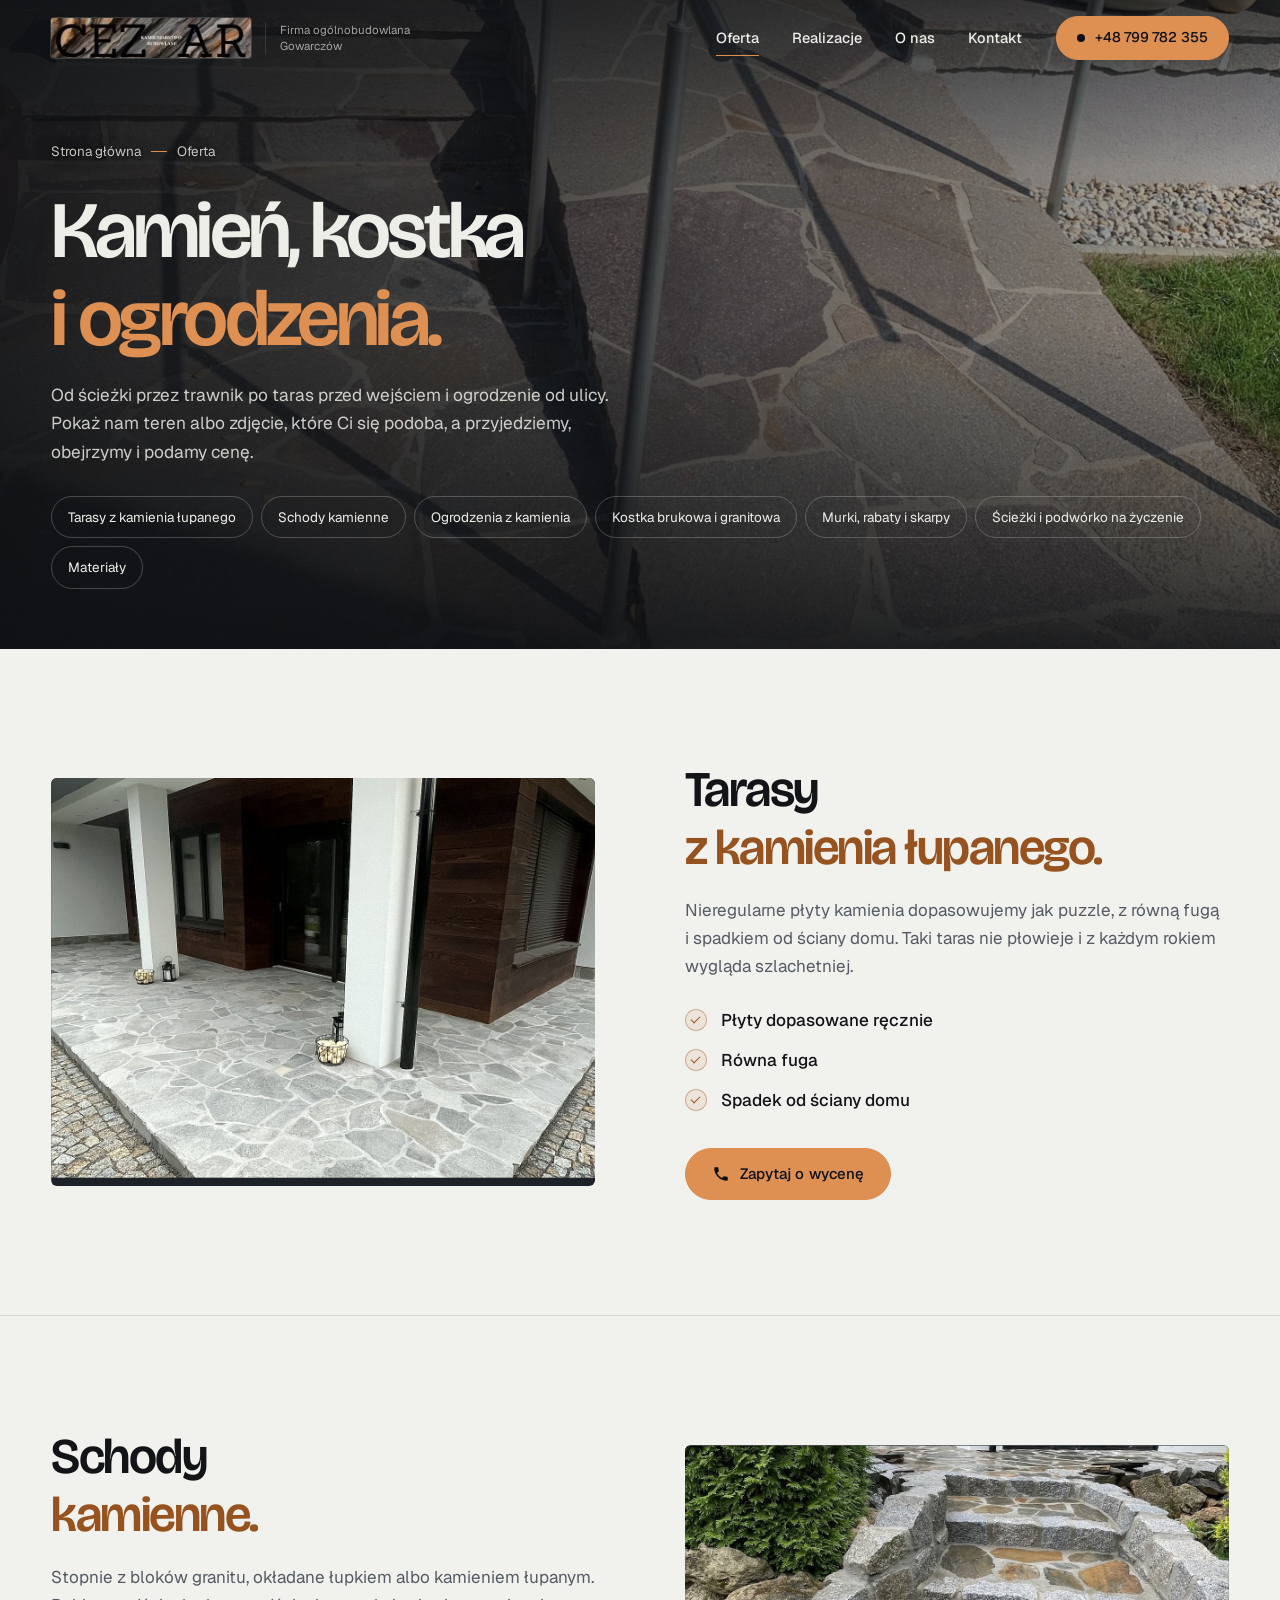
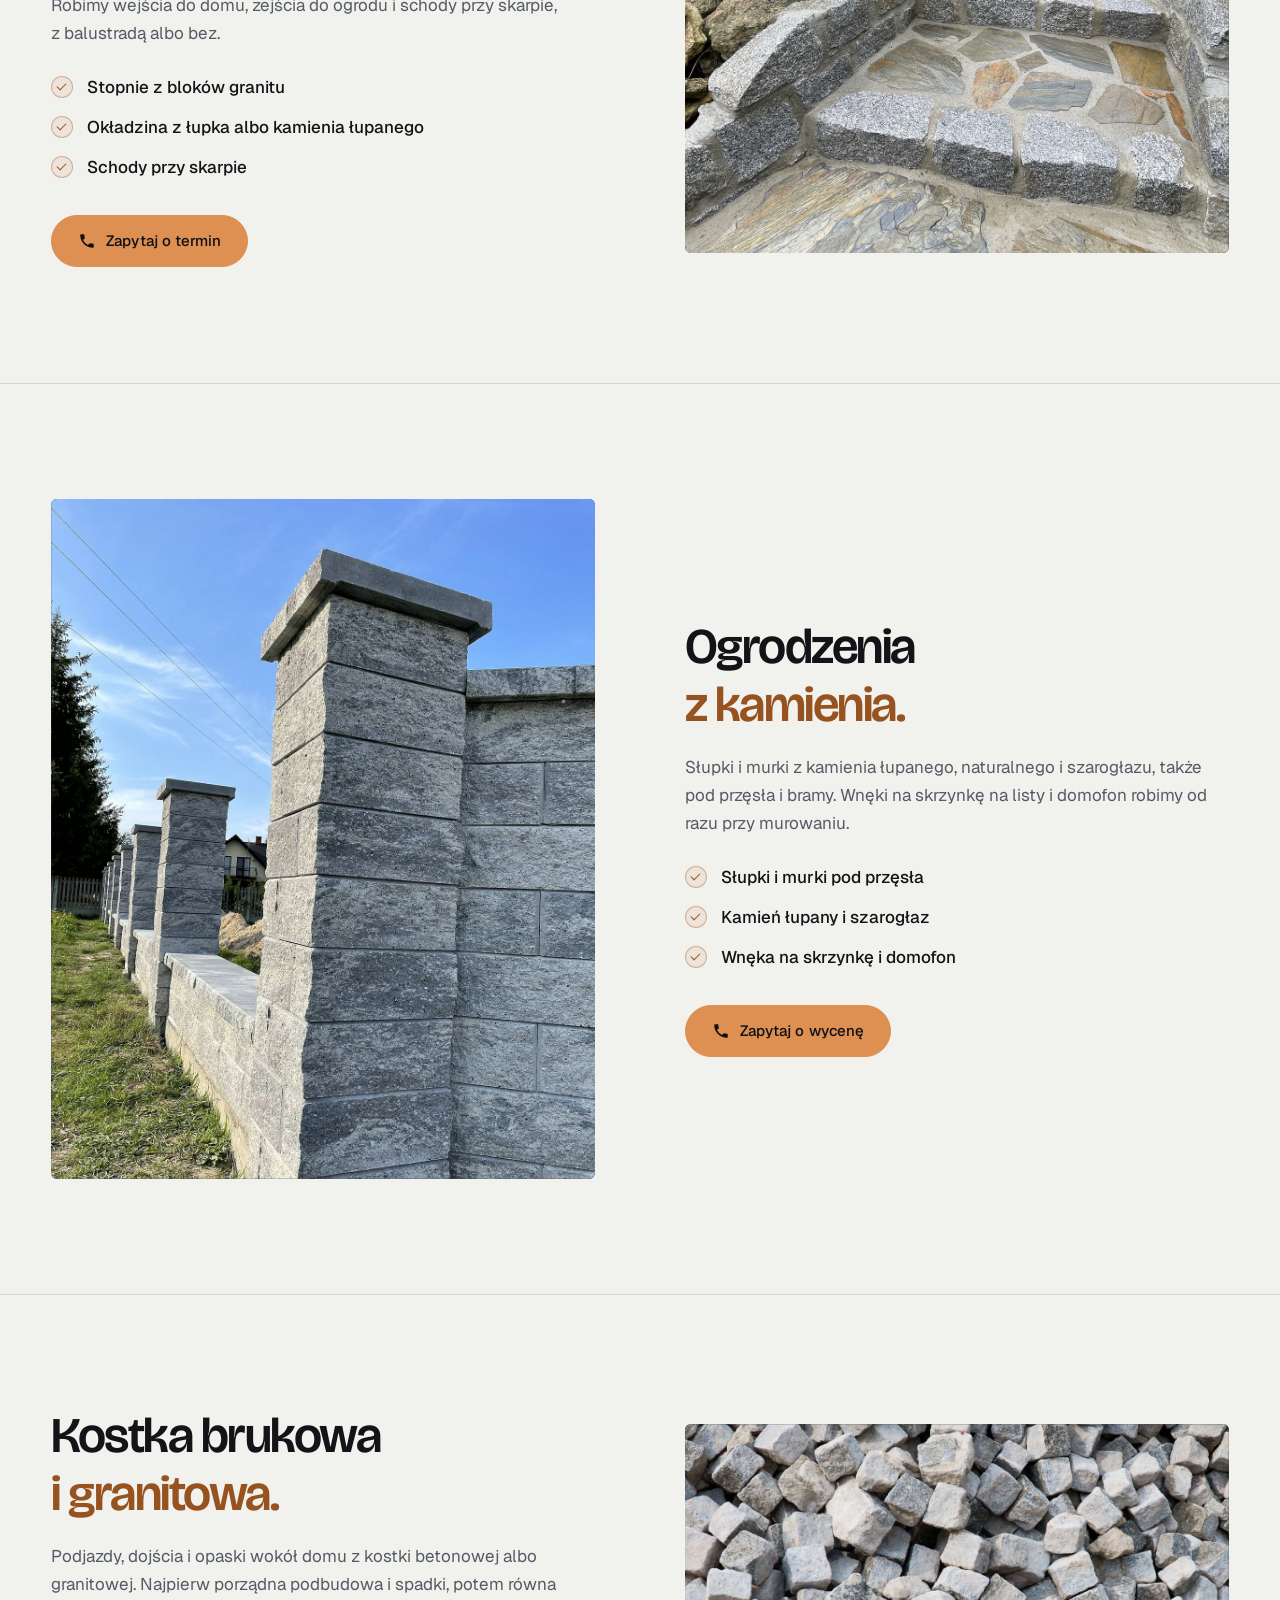
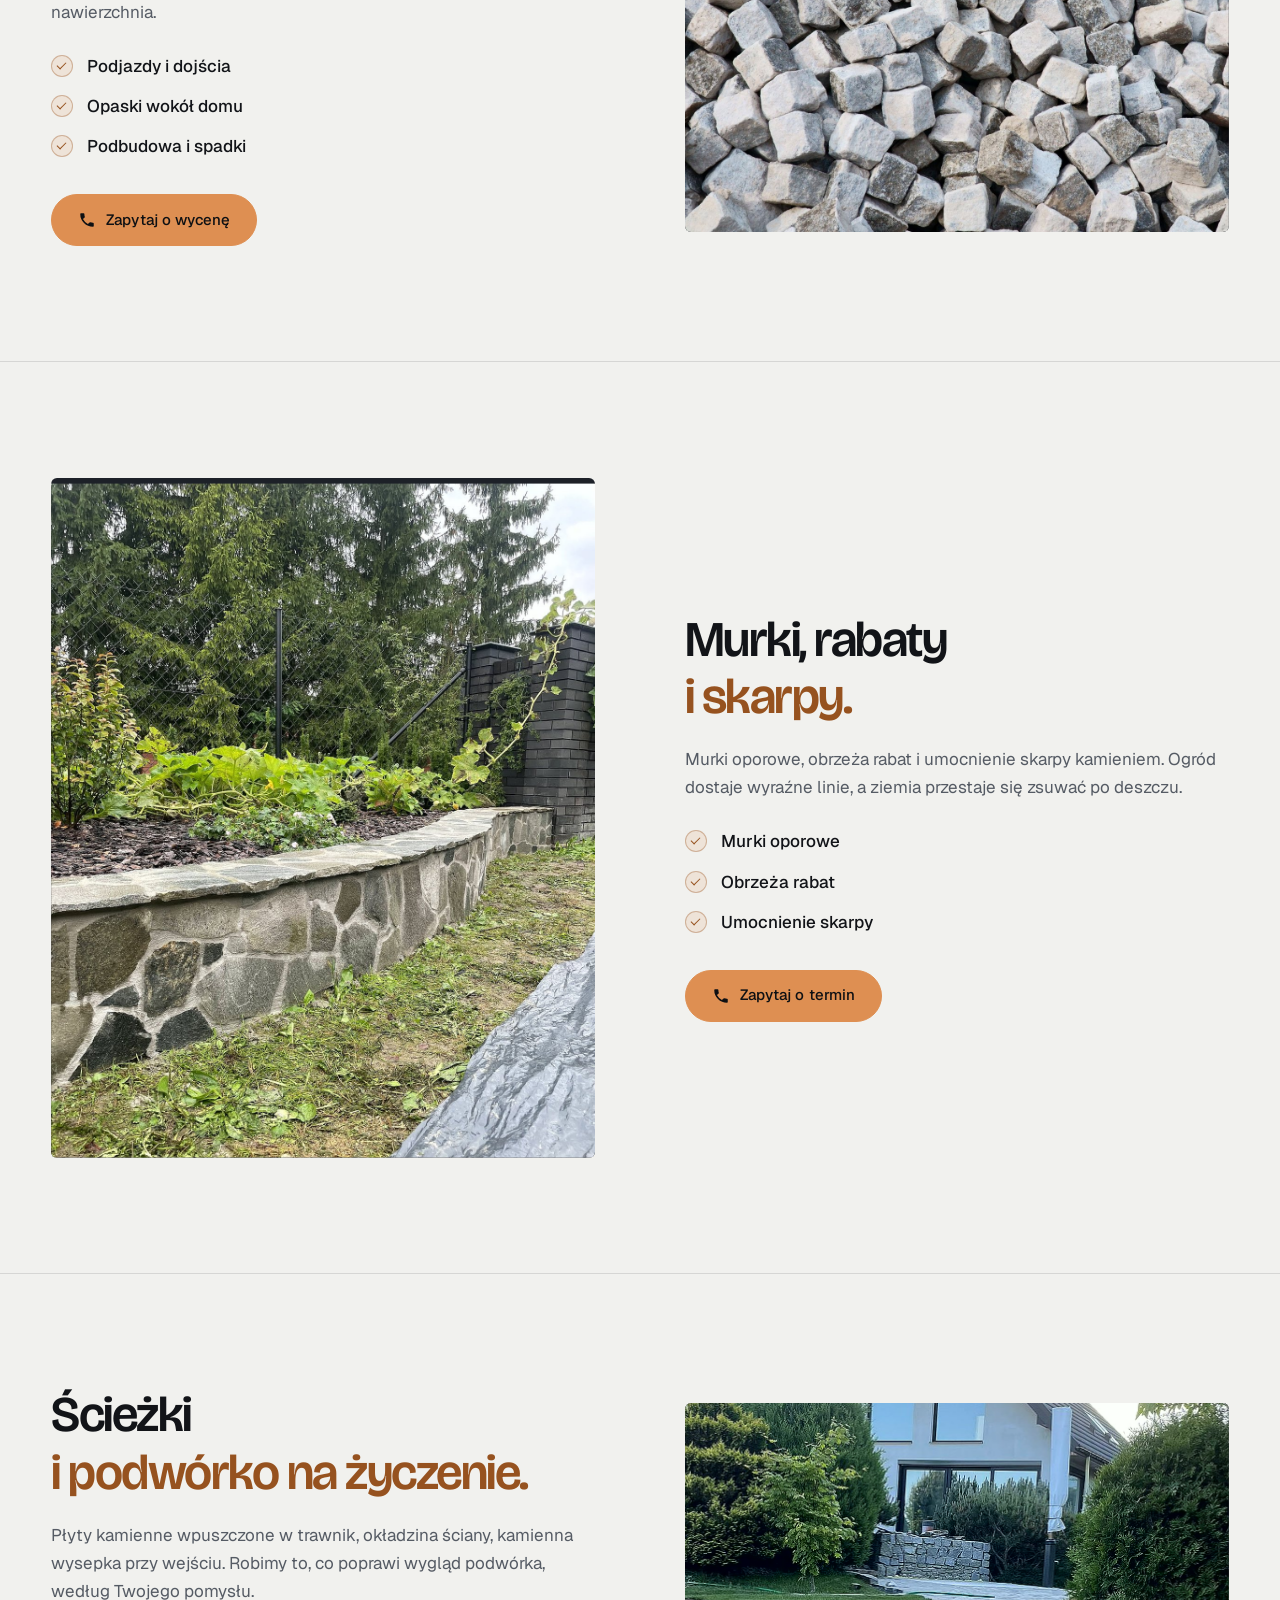
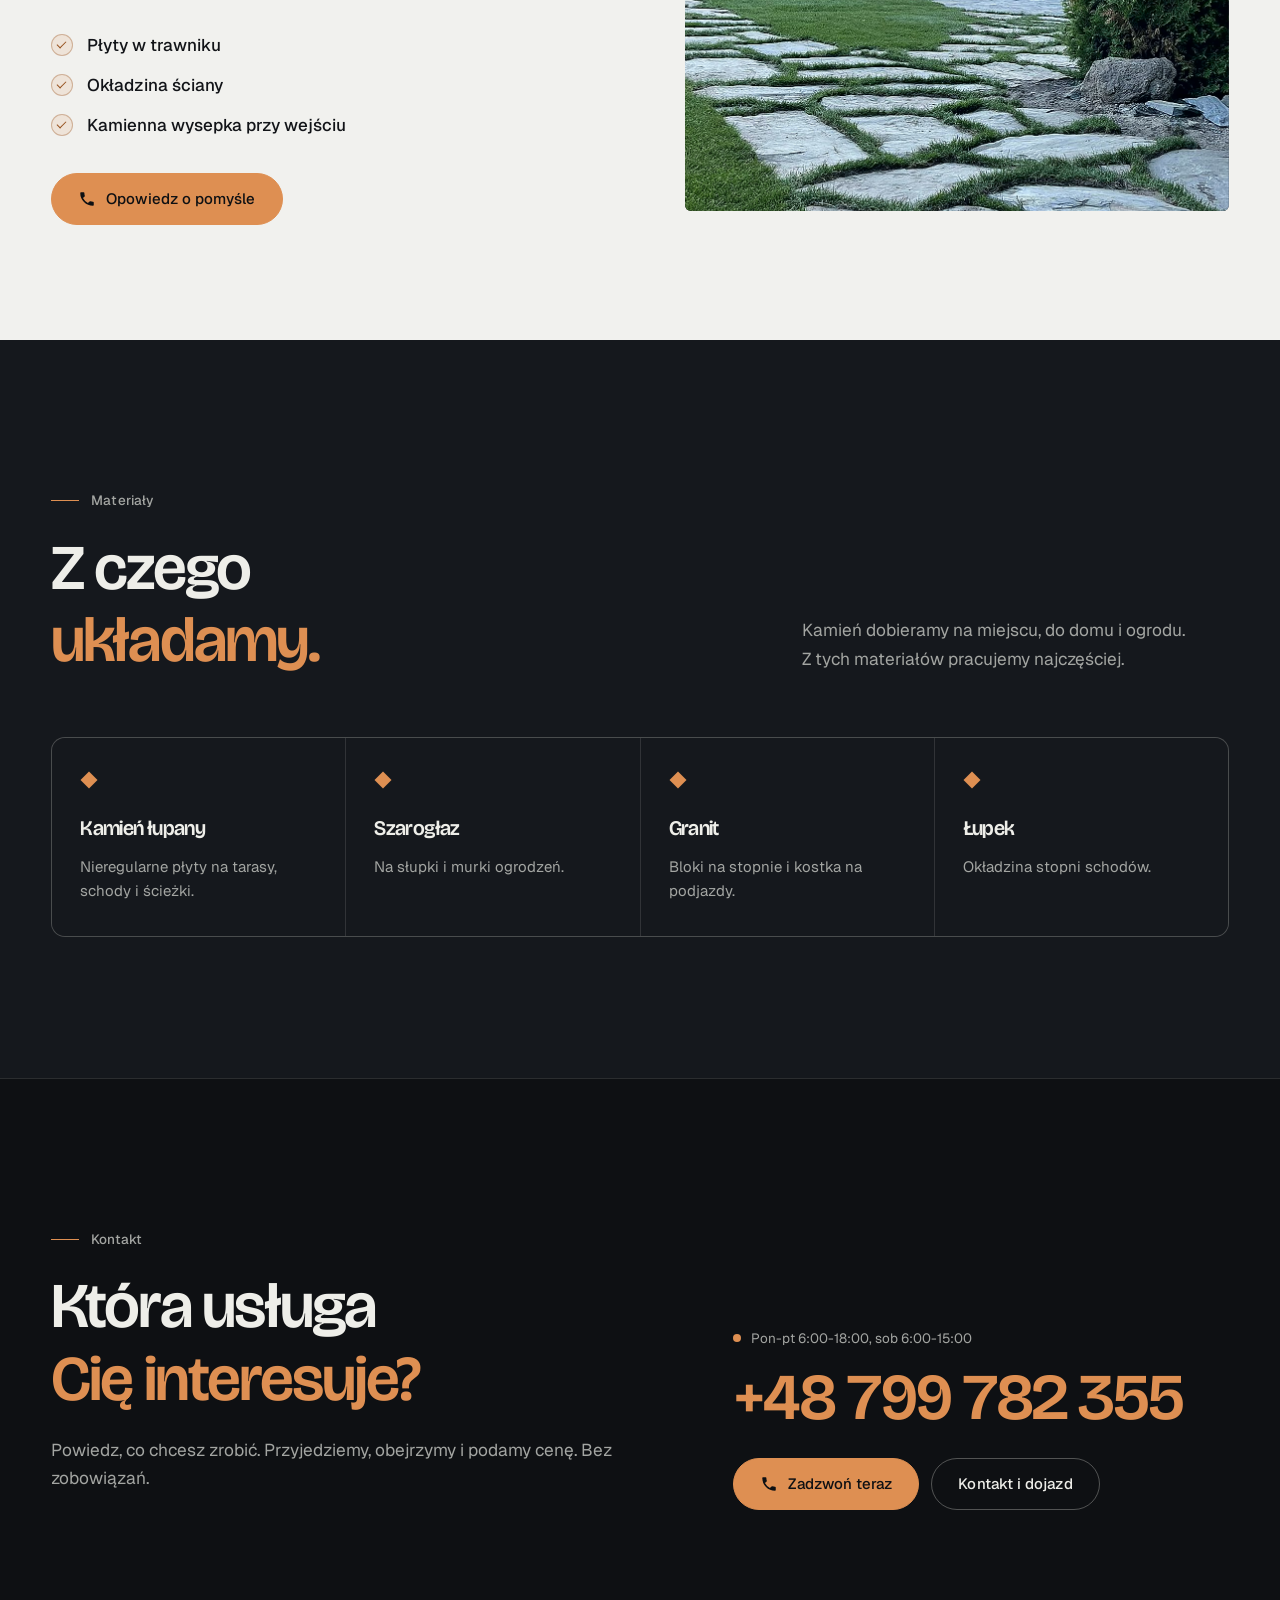
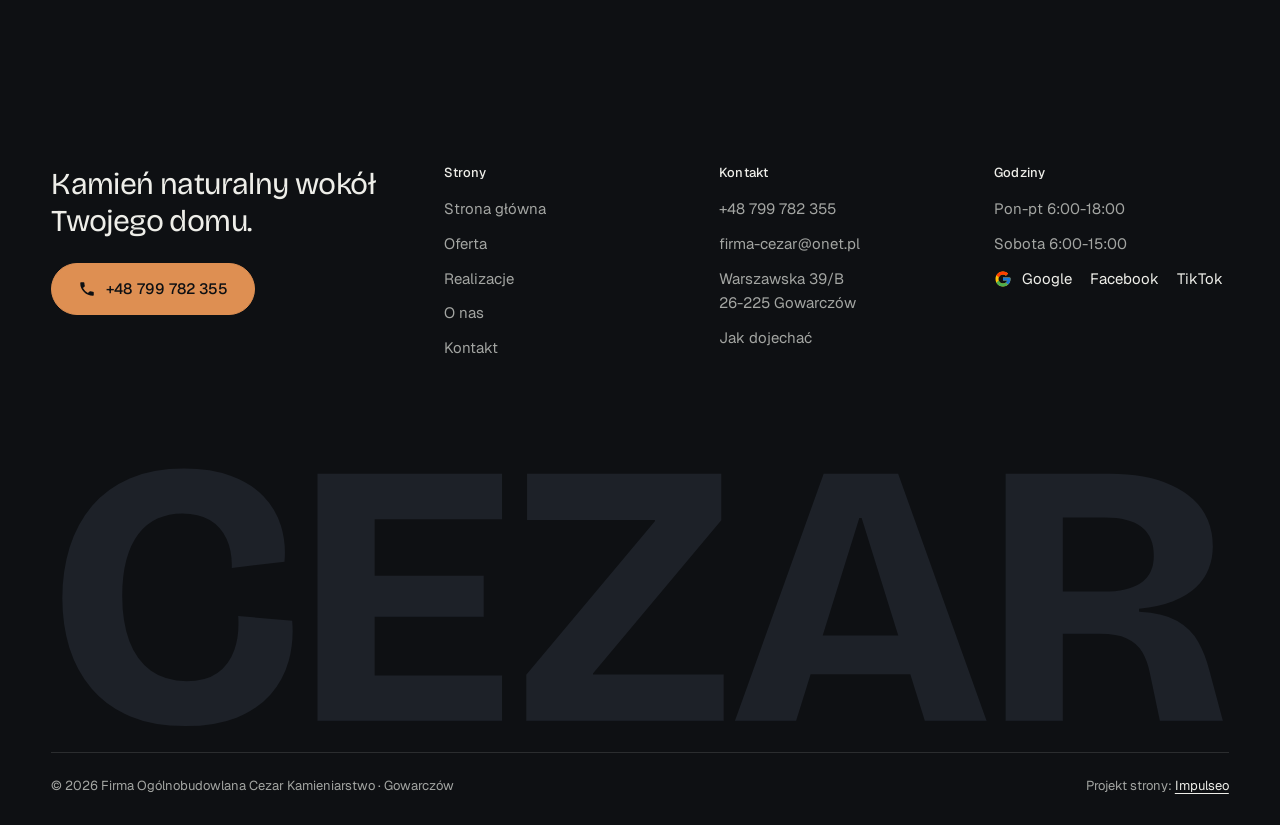
<file: oferta.html>
<!DOCTYPE html>
<html lang="pl">
<head>
<meta charset="UTF-8">
<meta name="viewport" content="width=device-width, initial-scale=1.0">
<title>Oferta - Firma Ogólnobudowlana Cezar Kamieniarstwo</title>
<meta name="description" content="Cezar z Gowarczowa: tarasy i schody z kamienia łupanego, ogrodzenia z kamienia naturalnego, kostka brukowa i granitowa, murki i ścieżki w ogrodzie. Świętokrzyskie i województwa obok.">
<link rel="canonical" href="https://impulseo-pl.github.io/firma-ogolnobudowlana-cezar-kamieniarstwo/oferta.html">
<meta name="robots" content="noindex, nofollow">
<meta name="theme-color" content="#0E1013">
<meta property="og:type" content="website">
<meta property="og:locale" content="pl_PL">
<meta property="og:site_name" content="Firma Ogólnobudowlana Cezar Kamieniarstwo">
<meta property="og:title" content="Oferta - Firma Ogólnobudowlana Cezar Kamieniarstwo">
<meta property="og:description" content="Cezar z Gowarczowa: tarasy i schody z kamienia łupanego, ogrodzenia z kamienia naturalnego, kostka brukowa i granitowa, murki i ścieżki w ogrodzie. Świętokrzyskie i województwa obok.">
<meta property="og:url" content="https://impulseo-pl.github.io/firma-ogolnobudowlana-cezar-kamieniarstwo/oferta.html">
<meta property="og:image" content="https://impulseo-pl.github.io/firma-ogolnobudowlana-cezar-kamieniarstwo/img/og.jpg">
<meta property="og:image:width" content="1200">
<meta property="og:image:height" content="630">
<meta name="twitter:card" content="summary_large_image">
<script>(function(){var d=document.documentElement;d.classList.add('js');try{if(!window.matchMedia('(prefers-reduced-motion: reduce)').matches)d.classList.add('anim');}catch(e){}setTimeout(function(){if(!d.classList.contains('anim-ok'))d.classList.remove('anim');},3500);})();</script>
<link rel="preload" as="image" href="img/ph4.jpg" fetchpriority="high">
<link rel="preconnect" href="https://fonts.googleapis.com">
<link rel="preconnect" href="https://fonts.gstatic.com" crossorigin>
<link href="https://fonts.googleapis.com/css2?family=Bricolage+Grotesque:opsz,wght@12..96,400..700&family=Geist:wght@400..600&display=swap" rel="stylesheet">
<link rel="stylesheet" href="assets/styles.css?v=20261112a">
<script src="assets/lenis.min.js?v=1.1.20" defer></script>
<script src="assets/main.js?v=20261112a" defer></script>
</head>
<body>
<a class="skip" href="#tresc">Przejdź do treści</a>
<header class="site-head">
<div class="head-in">
  <a class="brand" href="index.html" aria-label="Cezar - strona główna">
    <span class="znak"><img class="brand-logo" src="img/logo.jpg" alt="Cezar Kamieniarstwo Budowlane" width="968" height="194" decoding="async"></span>
    <span class="brand-sub">Firma ogólnobudowlana<br>Gowarczów</span>
  </a>
  <nav class="nav-links" aria-label="Menu główne">
    <a class="nl" href="oferta.html" aria-current="page">Oferta</a><a class="nl" href="realizacje.html">Realizacje</a><a class="nl" href="o-nas.html">O&nbsp;nas</a><a class="nl" href="kontakt.html">Kontakt</a>
    <a class="btn btn-copper nav-cta" href="tel:+48799782355"><span class="live" aria-hidden="true"></span>+48 799 782 355</a>
  </nav>
  <button class="burger" type="button" aria-label="Otwórz menu" aria-expanded="false" aria-controls="mnav"><span></span><span></span></button>
</div>
</header>
<div class="mnav" id="mnav">
  <div class="mnav-in">
    <a class="ml" href="index.html">Strona główna</a><a class="ml" href="oferta.html" aria-current="page">Oferta</a><a class="ml" href="realizacje.html">Realizacje</a><a class="ml" href="o-nas.html">O&nbsp;nas</a><a class="ml" href="kontakt.html">Kontakt</a>
    <div class="mnav-foot">
      <span>Pon-pt 6:00-18:00, sob 6:00-15:00</span>
      <a class="btn btn-copper" href="tel:+48799782355"><svg class="ico" width="16" height="16" viewBox="0 0 24 24" fill="none" aria-hidden="true"><path d="M6.6 10.8a15.5 15.5 0 0 0 6.6 6.6l2.2-2.2a1 1 0 0 1 1-.24 11.4 11.4 0 0 0 3.6.58 1 1 0 0 1 1 1V20a1 1 0 0 1-1 1A17 17 0 0 1 3 4a1 1 0 0 1 1-1h3.5a1 1 0 0 1 1 1c0 1.25.2 2.46.58 3.6a1 1 0 0 1-.25 1l-2.23 2.2Z" fill="currentColor"/></svg>+48 799 782 355</a>
    </div>
  </div>
</div>
<main id="tresc">

<section class="pagehead">
  <div class="pagehead-media"><img src="img/ph4.jpg" alt="Podest i schody z kamienia łupanego - realizacja Cezar" width="1536" height="960" decoding="async" fetchpriority="high"></div>
  <div class="ph-in">
    <p class="crumb up" style="--d:0"><a href="index.html">Strona główna</a><span class="sl" aria-hidden="true"></span>Oferta</p>
    <h1><span class="ln"><span class="ln-i" style="--k:0">Kamień, kostka</span></span><span class="ln"><span class="ln-i" style="--k:1"><em>i&nbsp;ogrodzenia.</em></span></span></h1>
    <p class="ph-lead up" style="--d:300">Od ścieżki przez trawnik po taras przed wejściem i&nbsp;ogrodzenie od ulicy. Pokaż nam teren albo zdjęcie, które Ci się podoba, a&nbsp;przyjedziemy, obejrzymy i&nbsp;podamy cenę.</p>
    <nav class="chips up" style="--d:420" aria-label="Usługi na tej stronie"><a class="chip" href="#tarasy">Tarasy z&nbsp;kamienia łupanego</a><a class="chip" href="#schody">Schody kamienne</a><a class="chip" href="#ogrodzenia">Ogrodzenia z&nbsp;kamienia</a><a class="chip" href="#kostka">Kostka brukowa i&nbsp;granitowa</a><a class="chip" href="#murki">Murki, rabaty i&nbsp;skarpy</a><a class="chip" href="#sciezki">Ścieżki i&nbsp;podwórko na życzenie</a><a class="chip" href="#materialy">Materiały</a></nav>
  </div>
</section>
<section class="svc-block" id="tarasy">
  <div class="wrap svc-row">
    <figure class="fig svc-fig rv-img rv">
      <img src="img/hero.jpg" alt="Taras z kamienia łupanego przy domu - realizacja Cezar" width="1600" height="1000" decoding="async" data-plx="30" style="height:110%;margin-top:-5%">
    </figure>
    <div class="svc-txt">
      <h2 class="rv rv-h"><span class="ln"><span class="ln-i" style="--k:0">Tarasy</span></span><span class="ln"><span class="ln-i" style="--k:1"><em>z&nbsp;kamienia łupanego.</em></span></span></h2>
      <p class="rv" style="--d:100">Nieregularne płyty kamienia dopasowujemy jak puzzle, z&nbsp;równą fugą i&nbsp;spadkiem od ściany domu. Taki taras nie płowieje i&nbsp;z&nbsp;każdym rokiem wygląda szlachetniej.</p>
      <ul class="ticks rv" style="--d:160"><li>Płyty dopasowane ręcznie</li><li>Równa fuga</li><li>Spadek od ściany domu</li></ul>
      <a class="btn btn-copper rv" style="--d:220" href="tel:+48799782355"><svg class="ico" width="16" height="16" viewBox="0 0 24 24" fill="none" aria-hidden="true"><path d="M6.6 10.8a15.5 15.5 0 0 0 6.6 6.6l2.2-2.2a1 1 0 0 1 1-.24 11.4 11.4 0 0 0 3.6.58 1 1 0 0 1 1 1V20a1 1 0 0 1-1 1A17 17 0 0 1 3 4a1 1 0 0 1 1-1h3.5a1 1 0 0 1 1 1c0 1.25.2 2.46.58 3.6a1 1 0 0 1-.25 1l-2.23 2.2Z" fill="currentColor"/></svg>Zapytaj o&nbsp;wycenę</a>
    </div>
  </div>
</section>
<section class="svc-block flip" id="schody">
  <div class="wrap svc-row">
    <figure class="fig svc-fig rv-img rv">
      <img src="img/ph3.jpg" alt="Schody z bloków granitu wyłożone kamieniem łupanym - realizacja Cezar" width="1600" height="1000" decoding="async" data-plx="30" style="height:110%;margin-top:-5%">
    </figure>
    <div class="svc-txt">
      <h2 class="rv rv-h"><span class="ln"><span class="ln-i" style="--k:0">Schody</span></span><span class="ln"><span class="ln-i" style="--k:1"><em>kamienne.</em></span></span></h2>
      <p class="rv" style="--d:100">Stopnie z&nbsp;bloków granitu, okładane łupkiem albo kamieniem łupanym. Robimy wejścia do domu, zejścia do ogrodu i&nbsp;schody przy skarpie, z&nbsp;balustradą albo bez.</p>
      <ul class="ticks rv" style="--d:160"><li>Stopnie z&nbsp;bloków granitu</li><li>Okładzina z&nbsp;łupka albo kamienia łupanego</li><li>Schody przy skarpie</li></ul>
      <a class="btn btn-copper rv" style="--d:220" href="tel:+48799782355"><svg class="ico" width="16" height="16" viewBox="0 0 24 24" fill="none" aria-hidden="true"><path d="M6.6 10.8a15.5 15.5 0 0 0 6.6 6.6l2.2-2.2a1 1 0 0 1 1-.24 11.4 11.4 0 0 0 3.6.58 1 1 0 0 1 1 1V20a1 1 0 0 1-1 1A17 17 0 0 1 3 4a1 1 0 0 1 1-1h3.5a1 1 0 0 1 1 1c0 1.25.2 2.46.58 3.6a1 1 0 0 1-.25 1l-2.23 2.2Z" fill="currentColor"/></svg>Zapytaj o&nbsp;termin</a>
    </div>
  </div>
</section>
<section class="svc-block" id="ogrodzenia">
  <div class="wrap svc-row">
    <figure class="fig svc-fig pion rv-img rv">
      <img src="img/g2.jpg" alt="Ogrodzenie z bloczków ze słupkami - realizacja Cezar" width="1200" height="1600" loading="lazy" decoding="async" data-plx="30" style="height:110%;margin-top:-5%">
    </figure>
    <div class="svc-txt">
      <h2 class="rv rv-h"><span class="ln"><span class="ln-i" style="--k:0">Ogrodzenia</span></span><span class="ln"><span class="ln-i" style="--k:1"><em>z&nbsp;kamienia.</em></span></span></h2>
      <p class="rv" style="--d:100">Słupki i&nbsp;murki z&nbsp;kamienia łupanego, naturalnego i&nbsp;szarogłazu, także pod przęsła i&nbsp;bramy. Wnęki na skrzynkę na listy i&nbsp;domofon robimy od razu przy murowaniu.</p>
      <ul class="ticks rv" style="--d:160"><li>Słupki i&nbsp;murki pod przęsła</li><li>Kamień łupany i&nbsp;szarogłaz</li><li>Wnęka na skrzynkę i&nbsp;domofon</li></ul>
      <a class="btn btn-copper rv" style="--d:220" href="tel:+48799782355"><svg class="ico" width="16" height="16" viewBox="0 0 24 24" fill="none" aria-hidden="true"><path d="M6.6 10.8a15.5 15.5 0 0 0 6.6 6.6l2.2-2.2a1 1 0 0 1 1-.24 11.4 11.4 0 0 0 3.6.58 1 1 0 0 1 1 1V20a1 1 0 0 1-1 1A17 17 0 0 1 3 4a1 1 0 0 1 1-1h3.5a1 1 0 0 1 1 1c0 1.25.2 2.46.58 3.6a1 1 0 0 1-.25 1l-2.23 2.2Z" fill="currentColor"/></svg>Zapytaj o&nbsp;wycenę</a>
    </div>
  </div>
</section>
<section class="svc-block flip" id="kostka">
  <div class="wrap svc-row">
    <figure class="fig svc-fig rv-img rv">
      <img src="img/g13.jpg" alt="Kostka granitowa z bliska" width="1600" height="1066" loading="lazy" decoding="async" data-plx="30" style="height:110%;margin-top:-5%">
    </figure>
    <div class="svc-txt">
      <h2 class="rv rv-h"><span class="ln"><span class="ln-i" style="--k:0">Kostka brukowa</span></span><span class="ln"><span class="ln-i" style="--k:1"><em>i&nbsp;granitowa.</em></span></span></h2>
      <p class="rv" style="--d:100">Podjazdy, dojścia i&nbsp;opaski wokół domu z&nbsp;kostki betonowej albo granitowej. Najpierw porządna podbudowa i&nbsp;spadki, potem równa nawierzchnia.</p>
      <ul class="ticks rv" style="--d:160"><li>Podjazdy i&nbsp;dojścia</li><li>Opaski wokół domu</li><li>Podbudowa i&nbsp;spadki</li></ul>
      <a class="btn btn-copper rv" style="--d:220" href="tel:+48799782355"><svg class="ico" width="16" height="16" viewBox="0 0 24 24" fill="none" aria-hidden="true"><path d="M6.6 10.8a15.5 15.5 0 0 0 6.6 6.6l2.2-2.2a1 1 0 0 1 1-.24 11.4 11.4 0 0 0 3.6.58 1 1 0 0 1 1 1V20a1 1 0 0 1-1 1A17 17 0 0 1 3 4a1 1 0 0 1 1-1h3.5a1 1 0 0 1 1 1c0 1.25.2 2.46.58 3.6a1 1 0 0 1-.25 1l-2.23 2.2Z" fill="currentColor"/></svg>Zapytaj o&nbsp;wycenę</a>
    </div>
  </div>
</section>
<section class="svc-block" id="murki">
  <div class="wrap svc-row">
    <figure class="fig svc-fig pion rv-img rv">
      <img src="img/g5.jpg" alt="Murek rabaty z kamienia wzdłuż trawnika - realizacja Cezar" width="1200" height="1600" loading="lazy" decoding="async" data-plx="30" style="height:110%;margin-top:-5%">
    </figure>
    <div class="svc-txt">
      <h2 class="rv rv-h"><span class="ln"><span class="ln-i" style="--k:0">Murki, rabaty</span></span><span class="ln"><span class="ln-i" style="--k:1"><em>i&nbsp;skarpy.</em></span></span></h2>
      <p class="rv" style="--d:100">Murki oporowe, obrzeża rabat i&nbsp;umocnienie skarpy kamieniem. Ogród dostaje wyraźne linie, a&nbsp;ziemia przestaje się zsuwać po deszczu.</p>
      <ul class="ticks rv" style="--d:160"><li>Murki oporowe</li><li>Obrzeża rabat</li><li>Umocnienie skarpy</li></ul>
      <a class="btn btn-copper rv" style="--d:220" href="tel:+48799782355"><svg class="ico" width="16" height="16" viewBox="0 0 24 24" fill="none" aria-hidden="true"><path d="M6.6 10.8a15.5 15.5 0 0 0 6.6 6.6l2.2-2.2a1 1 0 0 1 1-.24 11.4 11.4 0 0 0 3.6.58 1 1 0 0 1 1 1V20a1 1 0 0 1-1 1A17 17 0 0 1 3 4a1 1 0 0 1 1-1h3.5a1 1 0 0 1 1 1c0 1.25.2 2.46.58 3.6a1 1 0 0 1-.25 1l-2.23 2.2Z" fill="currentColor"/></svg>Zapytaj o&nbsp;termin</a>
    </div>
  </div>
</section>
<section class="svc-block flip" id="sciezki">
  <div class="wrap svc-row">
    <figure class="fig svc-fig rv-img rv">
      <img src="img/g1.jpg" alt="Ścieżka z płyt kamiennych w trawniku - realizacja Cezar" width="1600" height="903" loading="lazy" decoding="async" data-plx="30" style="height:110%;margin-top:-5%">
    </figure>
    <div class="svc-txt">
      <h2 class="rv rv-h"><span class="ln"><span class="ln-i" style="--k:0">Ścieżki</span></span><span class="ln"><span class="ln-i" style="--k:1"><em>i&nbsp;podwórko na życzenie.</em></span></span></h2>
      <p class="rv" style="--d:100">Płyty kamienne wpuszczone w&nbsp;trawnik, okładzina ściany, kamienna wysepka przy wejściu. Robimy to, co poprawi wygląd podwórka, według Twojego pomysłu.</p>
      <ul class="ticks rv" style="--d:160"><li>Płyty w&nbsp;trawniku</li><li>Okładzina ściany</li><li>Kamienna wysepka przy wejściu</li></ul>
      <a class="btn btn-copper rv" style="--d:220" href="tel:+48799782355"><svg class="ico" width="16" height="16" viewBox="0 0 24 24" fill="none" aria-hidden="true"><path d="M6.6 10.8a15.5 15.5 0 0 0 6.6 6.6l2.2-2.2a1 1 0 0 1 1-.24 11.4 11.4 0 0 0 3.6.58 1 1 0 0 1 1 1V20a1 1 0 0 1-1 1A17 17 0 0 1 3 4a1 1 0 0 1 1-1h3.5a1 1 0 0 1 1 1c0 1.25.2 2.46.58 3.6a1 1 0 0 1-.25 1l-2.23 2.2Z" fill="currentColor"/></svg>Opowiedz o&nbsp;pomyśle</a>
    </div>
  </div>
</section>

<section class="sec dark-2" id="materialy">
  <div class="wrap">
    <div class="sec-head">
      <div>
        <p class="eyebrow rv">Materiały</p>
        <h2 class="h2 rv rv-h"><span class="ln"><span class="ln-i" style="--k:0">Z&nbsp;czego</span></span><span class="ln"><span class="ln-i" style="--k:1"><em>układamy.</em></span></span></h2>
      </div>
      <div class="side rv" style="--d:120">
        <p class="lead">Kamień dobieramy na miejscu, do domu i&nbsp;ogrodu. Z&nbsp;tych materiałów pracujemy najczęściej.</p>
      </div>
    </div>
    <div class="extra-grid"><div class="extra rv" style="--d:0"><span class="mk" aria-hidden="true"></span><h3>Kamień łupany</h3><p>Nieregularne płyty na tarasy, schody i&nbsp;ścieżki.</p></div><div class="extra rv" style="--d:90"><span class="mk" aria-hidden="true"></span><h3>Szarogłaz</h3><p>Na słupki i&nbsp;murki ogrodzeń.</p></div><div class="extra rv" style="--d:180"><span class="mk" aria-hidden="true"></span><h3>Granit</h3><p>Bloki na stopnie i&nbsp;kostka na podjazdy.</p></div><div class="extra rv" style="--d:270"><span class="mk" aria-hidden="true"></span><h3>Łupek</h3><p>Okładzina stopni schodów.</p></div></div>
  </div>
</section>
<section class="cta-band dark">
  <div class="wrap cta-grid">
    <div>
      <p class="eyebrow rv">Kontakt</p>
      <h2 class="h2 rv rv-h"><span class="ln"><span class="ln-i" style="--k:0">Która usługa</span></span><span class="ln"><span class="ln-i" style="--k:1"><em>Cię interesuje?</em></span></span></h2>
      <p class="lead rv" style="--d:120">Powiedz, co chcesz zrobić. Przyjedziemy, obejrzymy i&nbsp;podamy cenę. Bez zobowiązań.</p>
    </div>
    <div class="cta-side rv" style="--d:180">
      <span class="lbl"><span class="live" aria-hidden="true"></span>Pon-pt 6:00-18:00, sob 6:00-15:00</span>
      <a class="cta-phone" href="tel:+48799782355">+48 799 782 355</a>
      <div class="cta-row">
        <a class="btn btn-copper" href="tel:+48799782355"><svg class="ico" width="16" height="16" viewBox="0 0 24 24" fill="none" aria-hidden="true"><path d="M6.6 10.8a15.5 15.5 0 0 0 6.6 6.6l2.2-2.2a1 1 0 0 1 1-.24 11.4 11.4 0 0 0 3.6.58 1 1 0 0 1 1 1V20a1 1 0 0 1-1 1A17 17 0 0 1 3 4a1 1 0 0 1 1-1h3.5a1 1 0 0 1 1 1c0 1.25.2 2.46.58 3.6a1 1 0 0 1-.25 1l-2.23 2.2Z" fill="currentColor"/></svg>Zadzwoń teraz</a>
        <a class="btn btn-ghost" href="kontakt.html">Kontakt i&nbsp;dojazd</a>
      </div>
    </div>
  </div>
</section>
</main>
<footer class="site-foot">
  <div class="wrap">
    <div class="foot-top">
      <div>
        <p class="foot-claim">Kamień naturalny wokół Twojego domu.</p>
        <a class="btn btn-copper" href="tel:+48799782355"><svg class="ico" width="16" height="16" viewBox="0 0 24 24" fill="none" aria-hidden="true"><path d="M6.6 10.8a15.5 15.5 0 0 0 6.6 6.6l2.2-2.2a1 1 0 0 1 1-.24 11.4 11.4 0 0 0 3.6.58 1 1 0 0 1 1 1V20a1 1 0 0 1-1 1A17 17 0 0 1 3 4a1 1 0 0 1 1-1h3.5a1 1 0 0 1 1 1c0 1.25.2 2.46.58 3.6a1 1 0 0 1-.25 1l-2.23 2.2Z" fill="currentColor"/></svg>+48 799 782 355</a>
      </div>
      <div>
        <h4>Strony</h4>
        <ul><li><a href="index.html">Strona główna</a></li><li><a href="oferta.html">Oferta</a></li><li><a href="realizacje.html">Realizacje</a></li><li><a href="o-nas.html">O&nbsp;nas</a></li><li><a href="kontakt.html">Kontakt</a></li></ul>
      </div>
      <div>
        <h4>Kontakt</h4>
        <ul>
          <li><a href="tel:+48799782355">+48 799 782 355</a></li>
          <li><a href="mailto:firma-cezar@onet.pl">firma-cezar@onet.pl</a></li>
          <li>Warszawska 39/B<br>26-225 Gowarczów</li>
          <li><a href="https://maps.google.com/?cid=1547100328100105745" target="_blank" rel="noopener">Jak dojechać</a></li>
        </ul>
      </div>
      <div>
        <h4>Godziny</h4>
        <ul>
          <li>Pon-pt 6:00-18:00</li>
          <li>Sobota 6:00-15:00</li>
          <li class="foot-soc"><a class="soc" href="https://maps.google.com/?cid=1547100328100105745" target="_blank" rel="noopener" aria-label="Wizytówka Cezar w Google"><svg class="g-logo" viewBox="0 0 48 48" aria-hidden="true"><path fill="#FFC107" d="M43.6 20.5H42V20H24v8h11.3C33.7 32.7 29.2 36 24 36c-6.6 0-12-5.4-12-12s5.4-12 12-12c3.1 0 5.8 1.2 7.9 3.1l5.7-5.7C34 6.1 29.3 4 24 4 12.9 4 4 12.9 4 24s8.9 20 20 20 20-8.9 20-20c0-1.3-.1-2.4-.4-3.5z"/><path fill="#FF3D00" d="m6.3 14.7 6.6 4.8C14.7 15.1 19 12 24 12c3.1 0 5.8 1.2 7.9 3.1l5.7-5.7C34 6.1 29.3 4 24 4 16.3 4 9.7 8.3 6.3 14.7z"/><path fill="#4CAF50" d="M24 44c5.2 0 9.9-2 13.4-5.2l-6.2-5.2A11.9 11.9 0 0 1 24 36c-5.2 0-9.6-3.3-11.3-7.9l-6.5 5C9.5 39.6 16.2 44 24 44z"/><path fill="#1976D2" d="M43.6 20.5H42V20H24v8h11.3a12 12 0 0 1-4.1 5.6l6.2 5.2C37 39.2 44 34 44 24c0-1.3-.1-2.4-.4-3.5z"/></svg>Google</a><a class="soc" href="https://www.facebook.com/p/Firma-Og%C3%B3lnobudowlana-Cezar-100077722001214/" target="_blank" rel="noopener">Facebook</a><a class="soc" href="https://www.tiktok.com/@firmacezar" target="_blank" rel="noopener">TikTok</a></li>
        </ul>
      </div>
    </div>
    <div class="foot-mark" aria-hidden="true"><svg viewBox="0 0 1000 236" aria-hidden="true" focusable="false"><text x="0" y="230" textLength="1000" lengthAdjust="spacingAndGlyphs">CEZAR</text></svg></div>
    <div class="foot-bottom">
      <span>© 2026 Firma Ogólnobudowlana Cezar Kamieniarstwo · Gowarczów</span>
      <span>Projekt strony: <a class="foot-credit" href="https://impulseo.pl" target="_blank" rel="noopener">Impulseo</a></span>
    </div>
  </div>
</footer>
<div class="sticky-call">
  <a class="btn btn-copper" href="tel:+48799782355"><svg class="ico" width="16" height="16" viewBox="0 0 24 24" fill="none" aria-hidden="true"><path d="M6.6 10.8a15.5 15.5 0 0 0 6.6 6.6l2.2-2.2a1 1 0 0 1 1-.24 11.4 11.4 0 0 0 3.6.58 1 1 0 0 1 1 1V20a1 1 0 0 1-1 1A17 17 0 0 1 3 4a1 1 0 0 1 1-1h3.5a1 1 0 0 1 1 1c0 1.25.2 2.46.58 3.6a1 1 0 0 1-.25 1l-2.23 2.2Z" fill="currentColor"/></svg>Zadzwoń</a>
  <a class="btn btn-ghost" href="kontakt.html">Kontakt i&nbsp;dojazd</a>
</div>
<div class="demo-wazne" data-do="2026-11-16" data-cykl="3" hidden><svg class="dw-ico" width="13" height="13" viewBox="0 0 24 24" fill="none" aria-hidden="true"><circle cx="12" cy="12" r="8.6" stroke="currentColor" stroke-width="1.8"/><path d="M12 7.2V12l3.3 2" stroke="currentColor" stroke-width="1.8" stroke-linecap="round"/></svg><span class="dw-txt"></span></div>
</body>
</html>
</file>
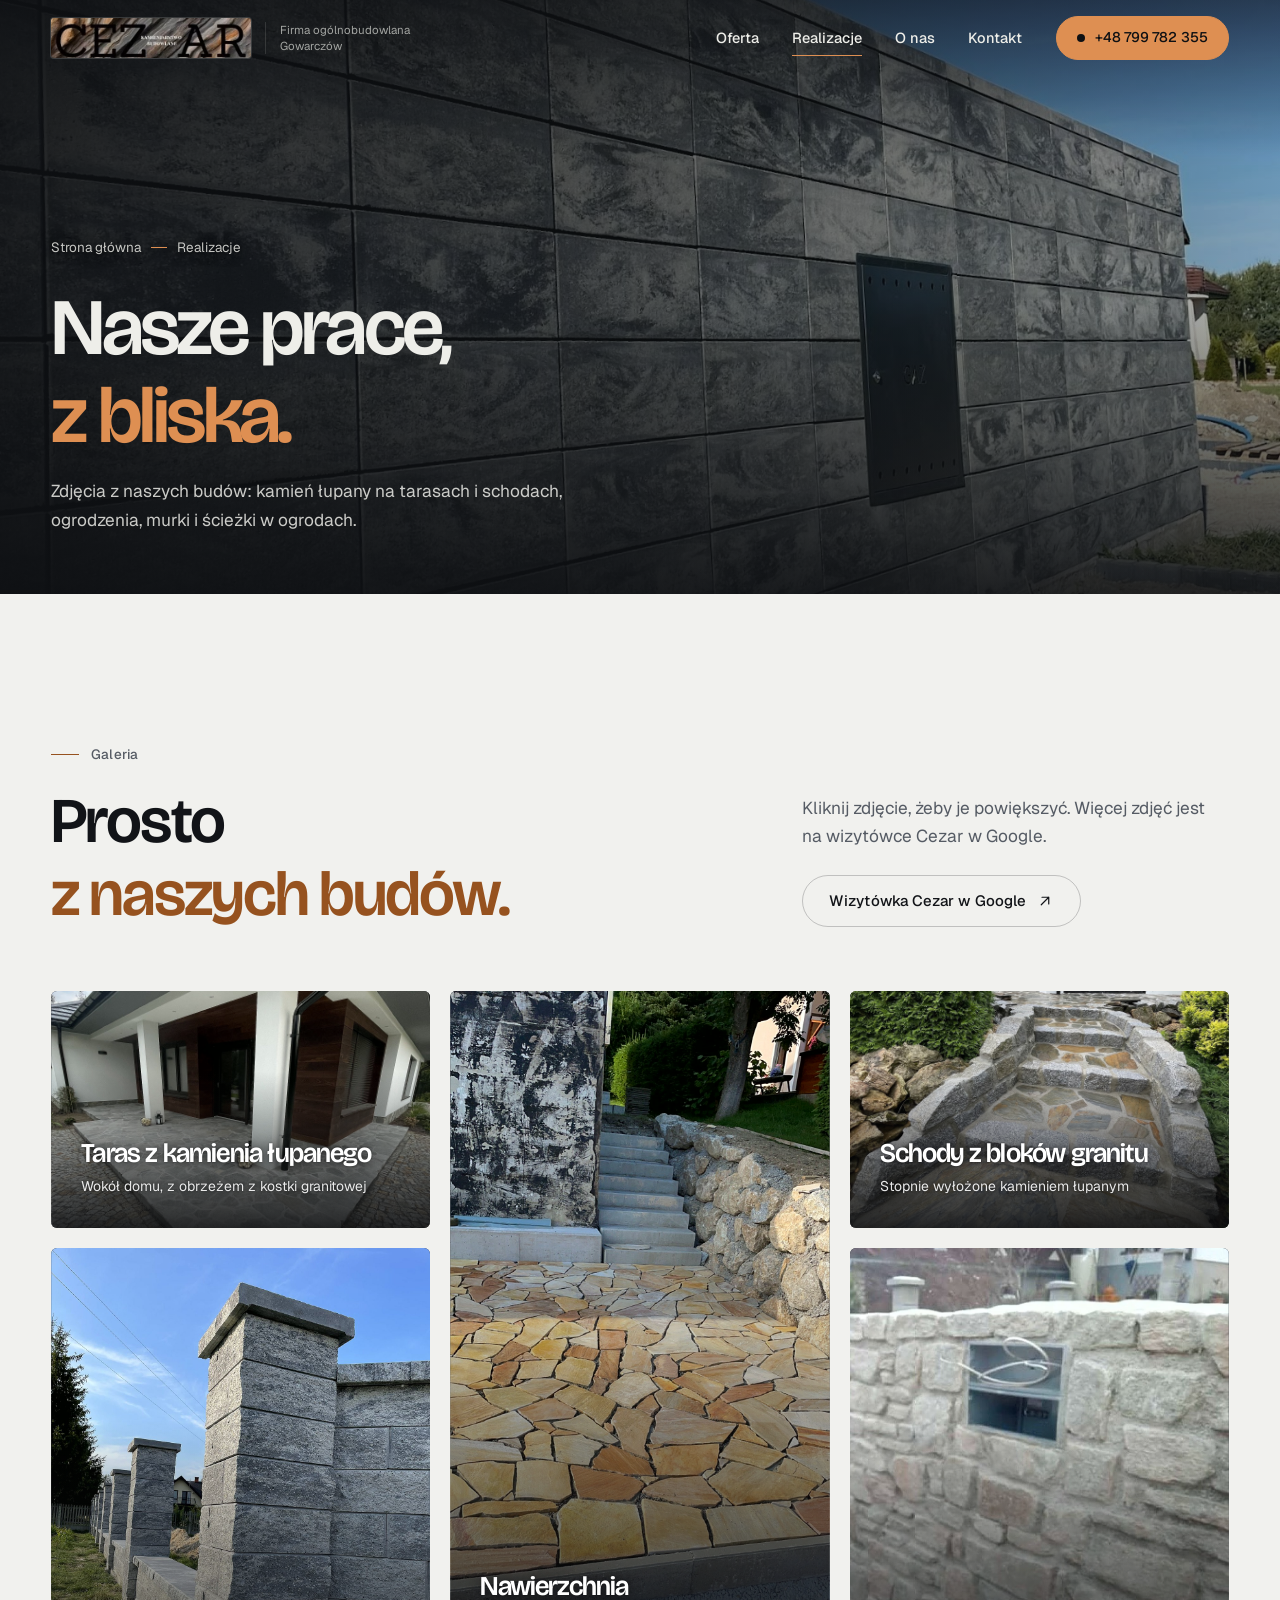
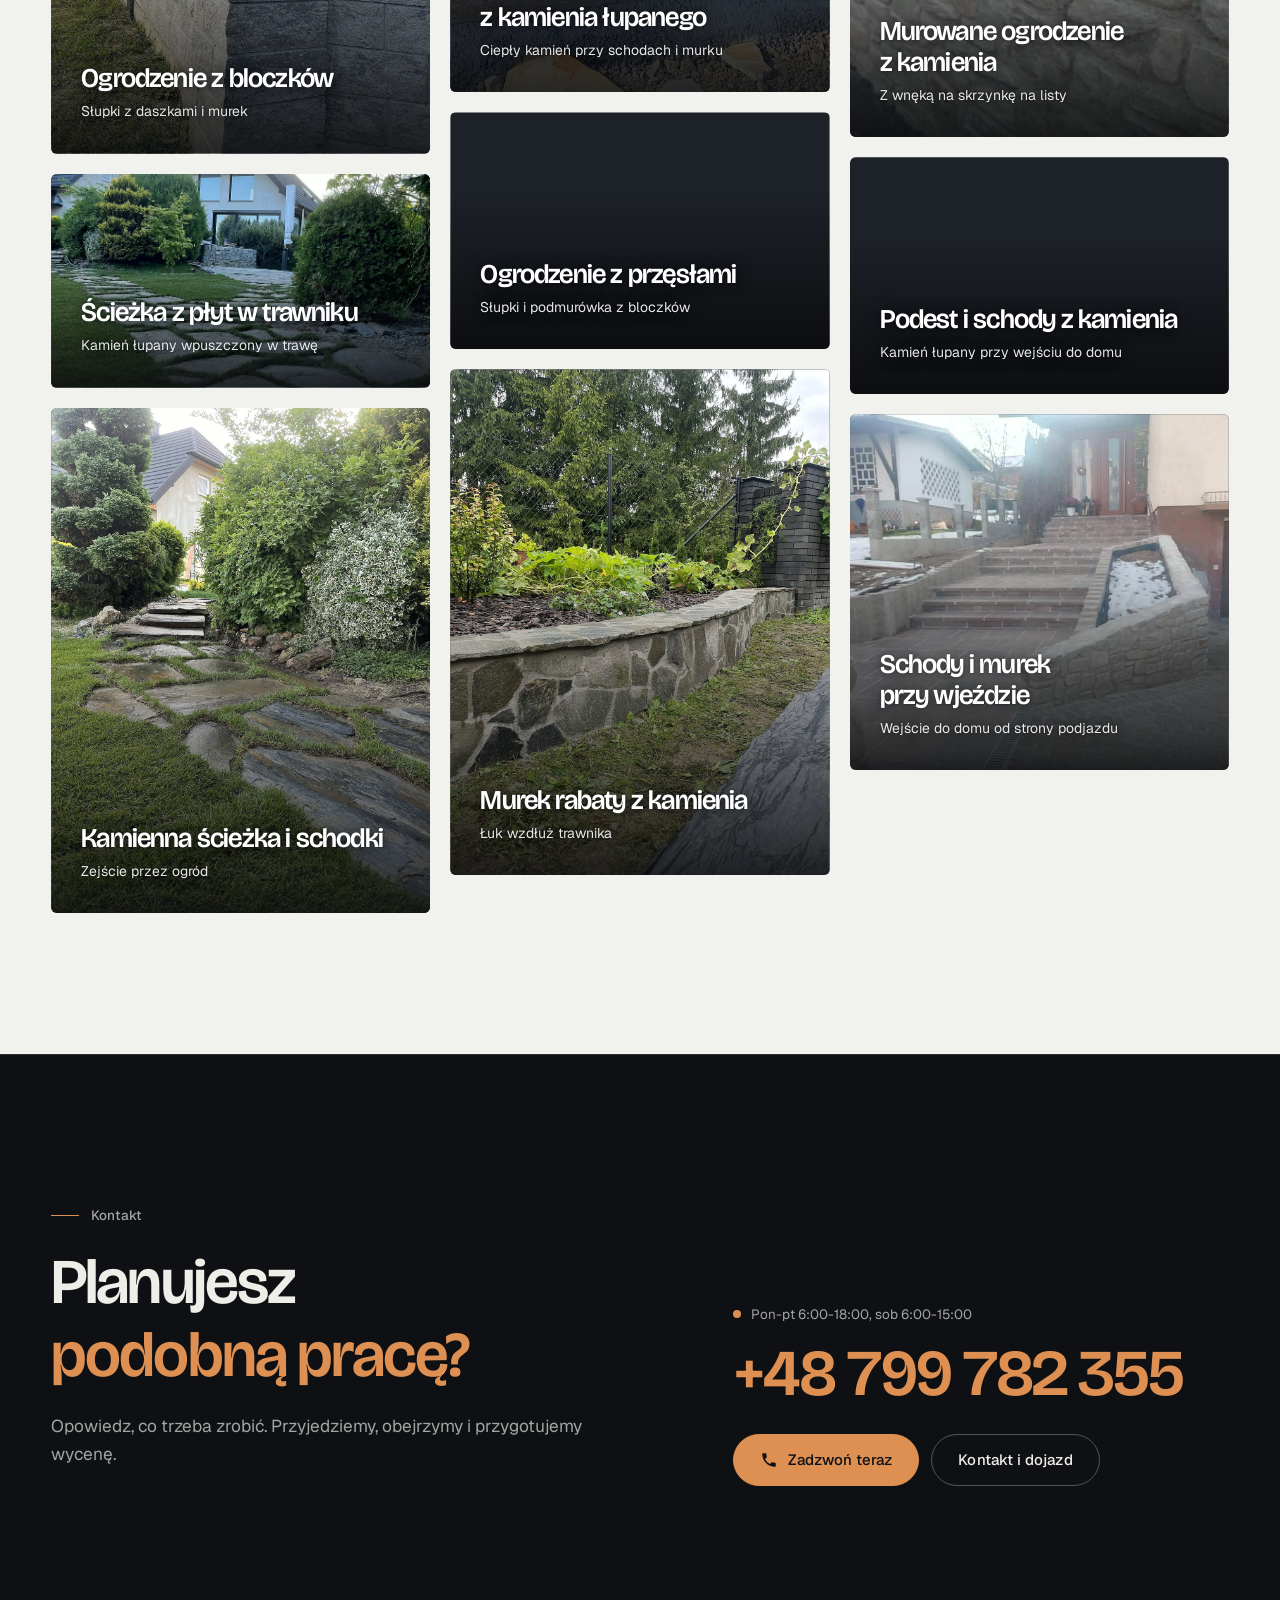
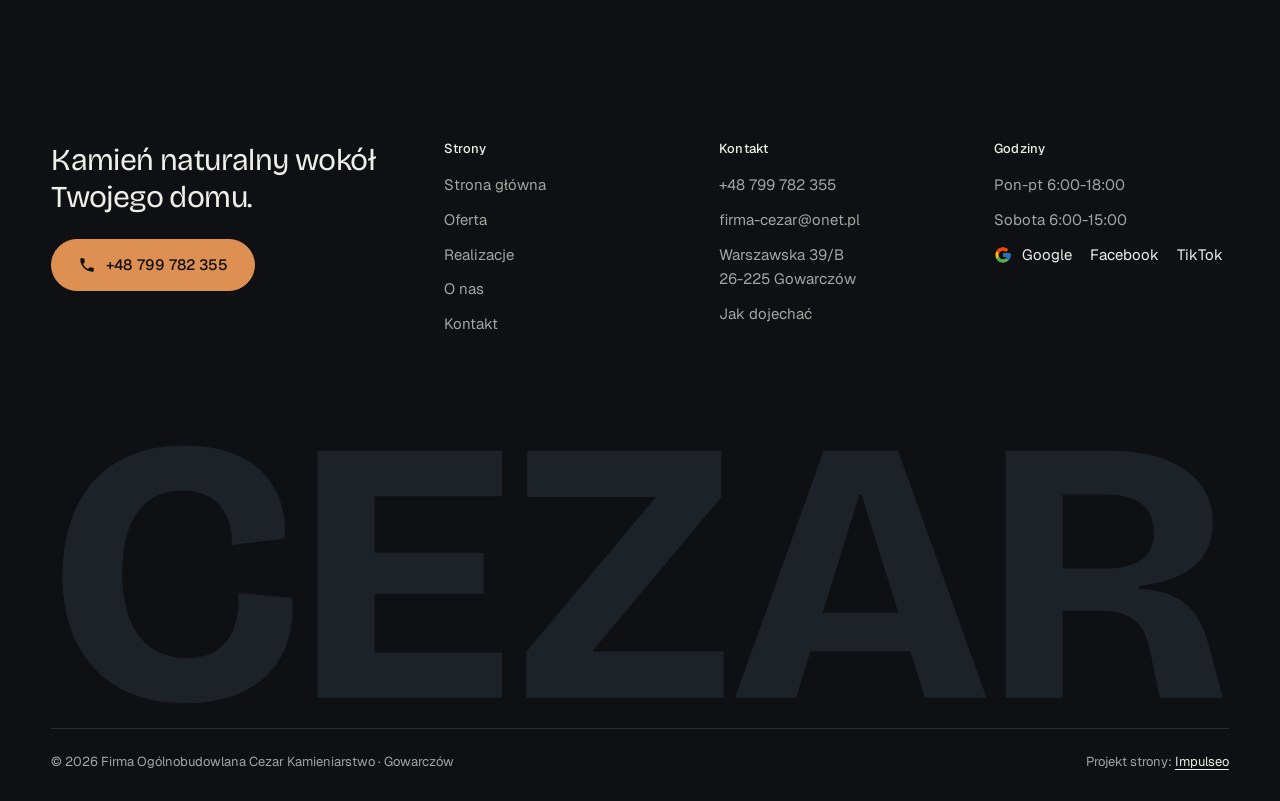
<file: realizacje.html>
<!DOCTYPE html>
<html lang="pl">
<head>
<meta charset="UTF-8">
<meta name="viewport" content="width=device-width, initial-scale=1.0">
<title>Realizacje - Firma Ogólnobudowlana Cezar Kamieniarstwo</title>
<meta name="description" content="Realizacje Firma Ogólnobudowlana Cezar Kamieniarstwo: taras z kamienia łupanego, ogrodzenia z bloczków, kamienne ścieżki i schody, murki rabat.">
<link rel="canonical" href="https://impulseo-pl.github.io/firma-ogolnobudowlana-cezar-kamieniarstwo/realizacje.html">
<meta name="robots" content="noindex, nofollow">
<meta name="theme-color" content="#0E1013">
<meta property="og:type" content="website">
<meta property="og:locale" content="pl_PL">
<meta property="og:site_name" content="Firma Ogólnobudowlana Cezar Kamieniarstwo">
<meta property="og:title" content="Realizacje - Firma Ogólnobudowlana Cezar Kamieniarstwo">
<meta property="og:description" content="Realizacje Firma Ogólnobudowlana Cezar Kamieniarstwo: taras z kamienia łupanego, ogrodzenia z bloczków, kamienne ścieżki i schody, murki rabat.">
<meta property="og:url" content="https://impulseo-pl.github.io/firma-ogolnobudowlana-cezar-kamieniarstwo/realizacje.html">
<meta property="og:image" content="https://impulseo-pl.github.io/firma-ogolnobudowlana-cezar-kamieniarstwo/img/og.jpg">
<meta property="og:image:width" content="1200">
<meta property="og:image:height" content="630">
<meta name="twitter:card" content="summary_large_image">
<script>(function(){var d=document.documentElement;d.classList.add('js');try{if(!window.matchMedia('(prefers-reduced-motion: reduce)').matches)d.classList.add('anim');}catch(e){}setTimeout(function(){if(!d.classList.contains('anim-ok'))d.classList.remove('anim');},3500);})();</script>
<link rel="preload" as="image" href="img/g8.jpg" fetchpriority="high">
<link rel="preconnect" href="https://fonts.googleapis.com">
<link rel="preconnect" href="https://fonts.gstatic.com" crossorigin>
<link href="https://fonts.googleapis.com/css2?family=Bricolage+Grotesque:opsz,wght@12..96,400..700&family=Geist:wght@400..600&display=swap" rel="stylesheet">
<link rel="stylesheet" href="assets/styles.css?v=20261112a">
<script src="assets/lenis.min.js?v=1.1.20" defer></script>
<script src="assets/main.js?v=20261112a" defer></script>
</head>
<body>
<a class="skip" href="#tresc">Przejdź do treści</a>
<header class="site-head">
<div class="head-in">
  <a class="brand" href="index.html" aria-label="Cezar - strona główna">
    <span class="znak"><img class="brand-logo" src="img/logo.jpg" alt="Cezar Kamieniarstwo Budowlane" width="968" height="194" decoding="async"></span>
    <span class="brand-sub">Firma ogólnobudowlana<br>Gowarczów</span>
  </a>
  <nav class="nav-links" aria-label="Menu główne">
    <a class="nl" href="oferta.html">Oferta</a><a class="nl" href="realizacje.html" aria-current="page">Realizacje</a><a class="nl" href="o-nas.html">O&nbsp;nas</a><a class="nl" href="kontakt.html">Kontakt</a>
    <a class="btn btn-copper nav-cta" href="tel:+48799782355"><span class="live" aria-hidden="true"></span>+48 799 782 355</a>
  </nav>
  <button class="burger" type="button" aria-label="Otwórz menu" aria-expanded="false" aria-controls="mnav"><span></span><span></span></button>
</div>
</header>
<div class="mnav" id="mnav">
  <div class="mnav-in">
    <a class="ml" href="index.html">Strona główna</a><a class="ml" href="oferta.html">Oferta</a><a class="ml" href="realizacje.html" aria-current="page">Realizacje</a><a class="ml" href="o-nas.html">O&nbsp;nas</a><a class="ml" href="kontakt.html">Kontakt</a>
    <div class="mnav-foot">
      <span>Pon-pt 6:00-18:00, sob 6:00-15:00</span>
      <a class="btn btn-copper" href="tel:+48799782355"><svg class="ico" width="16" height="16" viewBox="0 0 24 24" fill="none" aria-hidden="true"><path d="M6.6 10.8a15.5 15.5 0 0 0 6.6 6.6l2.2-2.2a1 1 0 0 1 1-.24 11.4 11.4 0 0 0 3.6.58 1 1 0 0 1 1 1V20a1 1 0 0 1-1 1A17 17 0 0 1 3 4a1 1 0 0 1 1-1h3.5a1 1 0 0 1 1 1c0 1.25.2 2.46.58 3.6a1 1 0 0 1-.25 1l-2.23 2.2Z" fill="currentColor"/></svg>+48 799 782 355</a>
    </div>
  </div>
</div>
<main id="tresc">

<section class="pagehead">
  <div class="pagehead-media"><img src="img/g8.jpg" alt="Ściana obłożona płytami z kamienia - realizacja Cezar" width="1514" height="888" decoding="async" fetchpriority="high"></div>
  <div class="ph-in">
    <p class="crumb up" style="--d:0"><a href="index.html">Strona główna</a><span class="sl" aria-hidden="true"></span>Realizacje</p>
    <h1><span class="ln"><span class="ln-i" style="--k:0">Nasze prace,</span></span><span class="ln"><span class="ln-i" style="--k:1"><em>z&nbsp;bliska.</em></span></span></h1>
    <p class="ph-lead up" style="--d:300">Zdjęcia z&nbsp;naszych budów: kamień łupany na tarasach i&nbsp;schodach, ogrodzenia, murki i&nbsp;ścieżki w&nbsp;ogrodach.</p>
  </div>
</section>

<section class="sec">
  <div class="wrap">
    <div class="sec-head">
      <div>
        <p class="eyebrow rv">Galeria</p>
        <h2 class="h2 rv rv-h"><span class="ln"><span class="ln-i" style="--k:0">Prosto</span></span><span class="ln"><span class="ln-i" style="--k:1"><em>z&nbsp;naszych budów.</em></span></span></h2>
      </div>
      <div class="side rv" style="--d:120">
        <p class="lead">Kliknij zdjęcie, żeby je powiększyć. Więcej zdjęć jest na wizytówce Cezar w&nbsp;Google.</p>
        <a class="btn btn-ghost" href="https://maps.google.com/?cid=1547100328100105745" target="_blank" rel="noopener">Wizytówka Cezar w&nbsp;Google<svg class="ico" width="18" height="18" viewBox="0 0 24 24" fill="none" stroke="currentColor" stroke-width="1.6" stroke-linecap="round" stroke-linejoin="round" aria-hidden="true"><path d="M7 17 17 7M8 7h9v9"/></svg></a>
      </div>
    </div>
    <div class="masonry">
      <a class="tile rv-img rv" style="--d:0" href="img/hero.jpg" data-lb="Taras z kamienia łupanego - Wokół domu, z obrzeżem z kostki granitowej">
        <img src="img/hero.jpg" alt="Taras z kamienia łupanego - realizacja Cezar" width="1600" height="1000" decoding="async">
        <span class="tile-cap"><h3>Taras z&nbsp;kamienia łupanego</h3><span>Wokół domu, z&nbsp;obrzeżem z&nbsp;kostki granitowej</span></span>
      </a><a class="tile rv-img rv" style="--d:110" href="img/g2.jpg" data-lb="Ogrodzenie z bloczków - Słupki z daszkami i murek">
        <img src="img/g2.jpg" alt="Ogrodzenie z bloczków - realizacja Cezar" width="1200" height="1600" decoding="async">
        <span class="tile-cap"><h3>Ogrodzenie z&nbsp;bloczków</h3><span>Słupki z&nbsp;daszkami i&nbsp;murek</span></span>
      </a><a class="tile rv-img rv" style="--d:220" href="img/g1.jpg" data-lb="Ścieżka z płyt w trawniku - Kamień łupany wpuszczony w trawę">
        <img src="img/g1.jpg" alt="Ścieżka z płyt w trawniku - realizacja Cezar" width="1600" height="903" loading="lazy" decoding="async">
        <span class="tile-cap"><h3>Ścieżka z&nbsp;płyt w&nbsp;trawniku</h3><span>Kamień łupany wpuszczony w&nbsp;trawę</span></span>
      </a><a class="tile rv-img rv" style="--d:0" href="img/g3.jpg" data-lb="Kamienna ścieżka i schodki - Zejście przez ogród">
        <img src="img/g3.jpg" alt="Kamienna ścieżka i schodki - realizacja Cezar" width="1200" height="1600" loading="lazy" decoding="async">
        <span class="tile-cap"><h3>Kamienna ścieżka i&nbsp;schodki</h3><span>Zejście przez ogród</span></span>
      </a><a class="tile rv-img rv" style="--d:110" href="img/g4.jpg" data-lb="Nawierzchnia z kamienia łupanego - Ciepły kamień przy schodach i murku">
        <img src="img/g4.jpg" alt="Nawierzchnia z kamienia łupanego - realizacja Cezar" width="1107" height="2048" decoding="async">
        <span class="tile-cap"><h3>Nawierzchnia z&nbsp;kamienia łupanego</h3><span>Ciepły kamień przy schodach i&nbsp;murku</span></span>
      </a><a class="tile rv-img rv" style="--d:220" href="img/ph1.jpg" data-lb="Ogrodzenie z przęsłami - Słupki i podmurówka z bloczków">
        <img src="img/ph1.jpg" alt="Ogrodzenie z przęsłami - realizacja Cezar" width="1600" height="1000" decoding="async">
        <span class="tile-cap"><h3>Ogrodzenie z&nbsp;przęsłami</h3><span>Słupki i&nbsp;podmurówka z&nbsp;bloczków</span></span>
      </a><a class="tile rv-img rv" style="--d:0" href="img/g5.jpg" data-lb="Murek rabaty z kamienia - Łuk wzdłuż trawnika">
        <img src="img/g5.jpg" alt="Murek rabaty z kamienia - realizacja Cezar" width="1200" height="1600" loading="lazy" decoding="async">
        <span class="tile-cap"><h3>Murek rabaty z&nbsp;kamienia</h3><span>Łuk wzdłuż trawnika</span></span>
      </a><a class="tile rv-img rv" style="--d:110" href="img/ph3.jpg" data-lb="Schody z bloków granitu - Stopnie wyłożone kamieniem łupanym">
        <img src="img/ph3.jpg" alt="Schody z bloków granitu - realizacja Cezar" width="1600" height="1000" decoding="async">
        <span class="tile-cap"><h3>Schody z&nbsp;bloków granitu</h3><span>Stopnie wyłożone kamieniem łupanym</span></span>
      </a><a class="tile rv-img rv" style="--d:220" href="img/g14.jpg" data-lb="Murowane ogrodzenie z kamienia - Z wnęką na skrzynkę na listy">
        <img src="img/g14.jpg" alt="Murowane ogrodzenie z kamienia - realizacja Cezar" width="840" height="1084" decoding="async">
        <span class="tile-cap"><h3>Murowane ogrodzenie z&nbsp;kamienia</h3><span>Z&nbsp;wnęką na skrzynkę na listy</span></span>
      </a><a class="tile rv-img rv" style="--d:0" href="img/ph4.jpg" data-lb="Podest i schody z kamienia - Kamień łupany przy wejściu do domu">
        <img src="img/ph4.jpg" alt="Podest i schody z kamienia - realizacja Cezar" width="1536" height="960" loading="lazy" decoding="async">
        <span class="tile-cap"><h3>Podest i&nbsp;schody z&nbsp;kamienia</h3><span>Kamień łupany przy wejściu do domu</span></span>
      </a><a class="tile rv-img rv" style="--d:110" href="img/g6.jpg" data-lb="Schody i murek przy wjeździe - Wejście do domu od strony podjazdu">
        <img src="img/g6.jpg" alt="Schody i murek przy wjeździe - realizacja Cezar" width="690" height="648" loading="lazy" decoding="async">
        <span class="tile-cap"><h3>Schody i&nbsp;murek przy wjeździe</h3><span>Wejście do domu od strony podjazdu</span></span>
      </a>
    </div>
  </div>
</section>
<section class="cta-band dark">
  <div class="wrap cta-grid">
    <div>
      <p class="eyebrow rv">Kontakt</p>
      <h2 class="h2 rv rv-h"><span class="ln"><span class="ln-i" style="--k:0">Planujesz</span></span><span class="ln"><span class="ln-i" style="--k:1"><em>podobną pracę?</em></span></span></h2>
      <p class="lead rv" style="--d:120">Opowiedz, co trzeba zrobić. Przyjedziemy, obejrzymy i&nbsp;przygotujemy wycenę.</p>
    </div>
    <div class="cta-side rv" style="--d:180">
      <span class="lbl"><span class="live" aria-hidden="true"></span>Pon-pt 6:00-18:00, sob 6:00-15:00</span>
      <a class="cta-phone" href="tel:+48799782355">+48 799 782 355</a>
      <div class="cta-row">
        <a class="btn btn-copper" href="tel:+48799782355"><svg class="ico" width="16" height="16" viewBox="0 0 24 24" fill="none" aria-hidden="true"><path d="M6.6 10.8a15.5 15.5 0 0 0 6.6 6.6l2.2-2.2a1 1 0 0 1 1-.24 11.4 11.4 0 0 0 3.6.58 1 1 0 0 1 1 1V20a1 1 0 0 1-1 1A17 17 0 0 1 3 4a1 1 0 0 1 1-1h3.5a1 1 0 0 1 1 1c0 1.25.2 2.46.58 3.6a1 1 0 0 1-.25 1l-2.23 2.2Z" fill="currentColor"/></svg>Zadzwoń teraz</a>
        <a class="btn btn-ghost" href="kontakt.html">Kontakt i&nbsp;dojazd</a>
      </div>
    </div>
  </div>
</section>
</main>
<footer class="site-foot">
  <div class="wrap">
    <div class="foot-top">
      <div>
        <p class="foot-claim">Kamień naturalny wokół Twojego domu.</p>
        <a class="btn btn-copper" href="tel:+48799782355"><svg class="ico" width="16" height="16" viewBox="0 0 24 24" fill="none" aria-hidden="true"><path d="M6.6 10.8a15.5 15.5 0 0 0 6.6 6.6l2.2-2.2a1 1 0 0 1 1-.24 11.4 11.4 0 0 0 3.6.58 1 1 0 0 1 1 1V20a1 1 0 0 1-1 1A17 17 0 0 1 3 4a1 1 0 0 1 1-1h3.5a1 1 0 0 1 1 1c0 1.25.2 2.46.58 3.6a1 1 0 0 1-.25 1l-2.23 2.2Z" fill="currentColor"/></svg>+48 799 782 355</a>
      </div>
      <div>
        <h4>Strony</h4>
        <ul><li><a href="index.html">Strona główna</a></li><li><a href="oferta.html">Oferta</a></li><li><a href="realizacje.html">Realizacje</a></li><li><a href="o-nas.html">O&nbsp;nas</a></li><li><a href="kontakt.html">Kontakt</a></li></ul>
      </div>
      <div>
        <h4>Kontakt</h4>
        <ul>
          <li><a href="tel:+48799782355">+48 799 782 355</a></li>
          <li><a href="mailto:firma-cezar@onet.pl">firma-cezar@onet.pl</a></li>
          <li>Warszawska 39/B<br>26-225 Gowarczów</li>
          <li><a href="https://maps.google.com/?cid=1547100328100105745" target="_blank" rel="noopener">Jak dojechać</a></li>
        </ul>
      </div>
      <div>
        <h4>Godziny</h4>
        <ul>
          <li>Pon-pt 6:00-18:00</li>
          <li>Sobota 6:00-15:00</li>
          <li class="foot-soc"><a class="soc" href="https://maps.google.com/?cid=1547100328100105745" target="_blank" rel="noopener" aria-label="Wizytówka Cezar w Google"><svg class="g-logo" viewBox="0 0 48 48" aria-hidden="true"><path fill="#FFC107" d="M43.6 20.5H42V20H24v8h11.3C33.7 32.7 29.2 36 24 36c-6.6 0-12-5.4-12-12s5.4-12 12-12c3.1 0 5.8 1.2 7.9 3.1l5.7-5.7C34 6.1 29.3 4 24 4 12.9 4 4 12.9 4 24s8.9 20 20 20 20-8.9 20-20c0-1.3-.1-2.4-.4-3.5z"/><path fill="#FF3D00" d="m6.3 14.7 6.6 4.8C14.7 15.1 19 12 24 12c3.1 0 5.8 1.2 7.9 3.1l5.7-5.7C34 6.1 29.3 4 24 4 16.3 4 9.7 8.3 6.3 14.7z"/><path fill="#4CAF50" d="M24 44c5.2 0 9.9-2 13.4-5.2l-6.2-5.2A11.9 11.9 0 0 1 24 36c-5.2 0-9.6-3.3-11.3-7.9l-6.5 5C9.5 39.6 16.2 44 24 44z"/><path fill="#1976D2" d="M43.6 20.5H42V20H24v8h11.3a12 12 0 0 1-4.1 5.6l6.2 5.2C37 39.2 44 34 44 24c0-1.3-.1-2.4-.4-3.5z"/></svg>Google</a><a class="soc" href="https://www.facebook.com/p/Firma-Og%C3%B3lnobudowlana-Cezar-100077722001214/" target="_blank" rel="noopener">Facebook</a><a class="soc" href="https://www.tiktok.com/@firmacezar" target="_blank" rel="noopener">TikTok</a></li>
        </ul>
      </div>
    </div>
    <div class="foot-mark" aria-hidden="true"><svg viewBox="0 0 1000 236" aria-hidden="true" focusable="false"><text x="0" y="230" textLength="1000" lengthAdjust="spacingAndGlyphs">CEZAR</text></svg></div>
    <div class="foot-bottom">
      <span>© 2026 Firma Ogólnobudowlana Cezar Kamieniarstwo · Gowarczów</span>
      <span>Projekt strony: <a class="foot-credit" href="https://impulseo.pl" target="_blank" rel="noopener">Impulseo</a></span>
    </div>
  </div>
</footer>
<div class="sticky-call">
  <a class="btn btn-copper" href="tel:+48799782355"><svg class="ico" width="16" height="16" viewBox="0 0 24 24" fill="none" aria-hidden="true"><path d="M6.6 10.8a15.5 15.5 0 0 0 6.6 6.6l2.2-2.2a1 1 0 0 1 1-.24 11.4 11.4 0 0 0 3.6.58 1 1 0 0 1 1 1V20a1 1 0 0 1-1 1A17 17 0 0 1 3 4a1 1 0 0 1 1-1h3.5a1 1 0 0 1 1 1c0 1.25.2 2.46.58 3.6a1 1 0 0 1-.25 1l-2.23 2.2Z" fill="currentColor"/></svg>Zadzwoń</a>
  <a class="btn btn-ghost" href="kontakt.html">Kontakt i&nbsp;dojazd</a>
</div>
<div class="demo-wazne" data-do="2026-11-16" data-cykl="3" hidden><svg class="dw-ico" width="13" height="13" viewBox="0 0 24 24" fill="none" aria-hidden="true"><circle cx="12" cy="12" r="8.6" stroke="currentColor" stroke-width="1.8"/><path d="M12 7.2V12l3.3 2" stroke="currentColor" stroke-width="1.8" stroke-linecap="round"/></svg><span class="dw-txt"></span></div>
</body>
</html>
</file>
<file: assets/styles.css>
/* Cezar - kamieniarstwo budowlane, Gowarczów. Projekt strony: Impulseo, 11.2026.
   Paleta: grafit + rdzawa żyła kamienia (kolor z logo firmy). Krój: Bricolage Grotesque + Geist. */
:root{
  --ink:#0E1013;--ink-2:#15181D;--ink-3:#1D2128;--ink-line:rgba(238,238,233,.13);
  --paper:#F1F1EE;--paper-2:#E7E8E4;--line:rgba(18,20,24,.12);
  --text:#121418;--muted:#555B64;
  --on-dark:#EEEEE9;--on-dark-2:#A3A5A2;
  --accent:#DE8F52;--accent-d:#96521F;--accent-soft:rgba(222,143,82,.14);
  --paper-3:#FFFFFF;
  --f-display:"Bricolage Grotesque","Geist",system-ui,sans-serif;
  --f-body:"Geist",system-ui,-apple-system,"Segoe UI",sans-serif;
  --expo:cubic-bezier(.16,1,.3,1);--ease:cubic-bezier(.16,.84,.44,1);--in:cubic-bezier(.7,0,.84,0);
  --wrap:min(1320px, 100% - clamp(40px, 8vw, 128px));
  --nav-h:76px;
  --img-zoom:1.05;--img-dur:1.4s;--img-rest:brightness(1);--img-hot:brightness(1.08);
}
*,*::before,*::after{box-sizing:border-box}
html{-webkit-text-size-adjust:100%;background:var(--ink)}
html.lenis,html.lenis body{height:auto}
.lenis.lenis-smooth [data-lenis-prevent]{overscroll-behavior:contain}
.lenis.lenis-stopped{overflow:clip}
.lenis.lenis-smooth iframe{pointer-events:none}
body{margin:0;font-family:var(--f-body);font-size:17px;line-height:1.65;color:var(--text);background:var(--paper);-webkit-font-smoothing:antialiased;-moz-osx-font-smoothing:grayscale;overflow-x:clip}
img{display:block;max-width:100%;height:auto}
a{color:inherit;text-decoration:none}
p{margin:0 0 1em;max-width:62ch}
ul,ol{margin:0}
h1,h2,h3{font-family:var(--f-display);font-weight:600;letter-spacing:-.03em;margin:0;font-variation-settings:"opsz" 96;text-wrap:balance}
h2 em,h1 em{font-style:normal;color:var(--accent-d)}
.dark h1 em,.dark h2 em,.dark-2 h2 em,.proces h2 em,.hero h1 em,.pagehead h1 em,.stopklatka h2 em{color:var(--accent)}
::selection{background:var(--accent);color:var(--ink)}
:focus-visible{outline:2px solid var(--accent);outline-offset:3px}
.skip{position:absolute;left:12px;top:-60px;z-index:300;background:var(--accent);color:var(--ink);padding:10px 16px;border-radius:8px;font-weight:500}
.skip:focus{top:12px}
.wrap{width:var(--wrap);margin-inline:auto}
.sec{padding:clamp(88px, 11vw, 168px) 0}
.dark{background:var(--ink);color:var(--on-dark)}
.dark-2{background:var(--ink-2);color:var(--on-dark)}
.paper-2{background:var(--paper-2)}
.nw{white-space:nowrap}
.ico{width:18px;height:18px;flex:none}

/* ---------- nagłówki sekcji ---------- */
.eyebrow{display:inline-flex;align-items:center;gap:12px;font-size:13.5px;font-weight:500;letter-spacing:.01em;color:var(--muted);margin:0 0 24px}
.eyebrow::before{content:"";width:28px;height:1px;background:var(--accent-d)}
.dark .eyebrow,.dark-2 .eyebrow,.proces .eyebrow,.stopklatka .eyebrow{color:var(--on-dark-2)}
.dark .eyebrow::before,.dark-2 .eyebrow::before,.proces .eyebrow::before,.stopklatka .eyebrow::before{background:var(--accent)}
.h2{font-size:clamp(2.3rem, 1.1rem + 3.6vw, 4.4rem);line-height:1.02}
.ln{display:block;overflow:hidden;padding:.12em 0 .14em;margin:-.12em 0 -.14em}
.ln-i{display:block}
.lead{font-size:1.08rem;color:var(--muted);max-width:52ch}
.dark .lead,.dark-2 .lead{color:var(--on-dark-2)}
.sec-head{display:grid;grid-template-columns:minmax(0,1.25fr) minmax(0,.75fr);gap:40px;align-items:end;margin-bottom:clamp(44px, 5vw, 72px)}
.sec-head .lead{margin:0}
.sec-head .side{display:flex;flex-direction:column;gap:24px;align-items:flex-start}

/* ---------- przyciski (klocki: jedna reakcja na kursor dla wszystkich) ---------- */
.btn{position:relative;isolation:isolate;overflow:hidden;display:inline-flex;align-items:center;justify-content:center;gap:10px;min-height:52px;padding:0 26px;border-radius:999px;border:1px solid transparent;font:500 15px/1.1 var(--f-body);letter-spacing:.005em;cursor:pointer;white-space:nowrap;transition:background-color .72s var(--ease),color .72s var(--ease),border-color .72s var(--ease),box-shadow .72s var(--ease)}
.btn::after,.card::after,.faq-item::after,.op-google::after{content:"";position:absolute;inset:0;z-index:-1;pointer-events:none;background:linear-gradient(105deg,transparent 30%,rgba(255,255,255,.26) 50%,transparent 70%);transform:translateX(-120%);transition:transform .72s var(--ease)}
.btn-copper{background:var(--accent);color:var(--ink);border-color:var(--accent)}
.btn-ghost{background:transparent;color:var(--text);border-color:rgba(18,20,24,.22)}
.dark .btn-ghost,.dark-2 .btn-ghost,.hero .btn-ghost,.stopklatka .btn-ghost,.pagehead .btn-ghost,.site-foot .btn-ghost,.sticky-call .btn-ghost{color:var(--on-dark);border-color:rgba(238,238,233,.3)}
.btn .arr{transition:transform .72s var(--ease)}
@media (hover:hover){
  .btn:hover,.card:hover,.faq-item:hover,.op-google:hover{background-color:var(--accent-d);color:#fff;border-color:var(--accent-d);box-shadow:0 0 0 4px rgba(222,143,82,.2)}
  .btn:hover::after,.card:hover::after,.faq-item:hover::after,.op-google:hover::after{transform:translateX(120%)}
}

/* ---------- pasek nawigacji ---------- */
.site-head{position:fixed;left:0;right:0;top:0;z-index:100;height:var(--nav-h);color:var(--on-dark);transition:transform .6s var(--expo)}
.site-head::before{content:"";position:absolute;inset:0;z-index:-1;background-color:rgba(14,16,19,0);border-bottom:1px solid transparent;transition:background-color .5s var(--ease),border-color .5s var(--ease)}
.site-head.is-scrolled::before{background-color:rgba(14,16,19,.86);border-bottom-color:var(--ink-line);-webkit-backdrop-filter:blur(14px) saturate(140%);backdrop-filter:blur(14px) saturate(140%)}
.site-head.is-hidden{transform:translateY(-100%)}
.head-in{width:var(--wrap);height:100%;margin-inline:auto;display:flex;align-items:center;justify-content:space-between;gap:24px}
.brand{display:flex;align-items:center;gap:14px;flex:none}
.znak{display:block;width:200px;height:40px}
.znak .brand-logo{display:block;width:100%;height:100%;object-fit:cover;border-radius:3px;box-shadow:0 0 0 1px rgba(238,238,233,.16)}
.brand-sub{font-size:11.5px;line-height:1.35;color:var(--on-dark-2);padding-left:14px;border-left:1px solid var(--ink-line)}
.nav-links{display:flex;align-items:center;gap:clamp(20px, 2.6vw, 38px)}
.nl{position:relative;font-size:14.5px;font-weight:500;padding:8px 0;color:var(--on-dark)}
.nl::after{content:"";position:absolute;left:0;right:0;bottom:2px;height:1px;background:var(--accent);transform:scaleX(0);transform-origin:right;transition:transform .55s var(--ease)}
.nl:hover::after,.nl[aria-current="page"]::after{transform:scaleX(1);transform-origin:left}
.nav-cta{min-height:44px;padding:0 20px;font-size:14px}
.live{width:8px;height:8px;border-radius:50%;background:var(--accent);flex:none;animation:live 2.4s var(--ease) infinite}
.btn-copper .live{background:var(--ink)}
@keyframes live{0%{box-shadow:0 0 0 0 rgba(222,143,82,.55)}70%{box-shadow:0 0 0 10px rgba(222,143,82,0)}100%{box-shadow:0 0 0 0 rgba(222,143,82,0)}}
.burger{display:none;width:48px;height:48px;border-radius:50%;border:1px solid var(--ink-line);background:transparent;color:var(--on-dark);cursor:pointer;position:relative}
.burger span{position:absolute;left:15px;right:15px;height:1.5px;background:currentColor;transition:transform .5s var(--expo),top .5s var(--expo)}
.burger span:nth-child(1){top:19px}
.burger span:nth-child(2){top:27px}
.menu-open .burger span:nth-child(1){top:23px;transform:rotate(45deg)}
.menu-open .burger span:nth-child(2){top:23px;transform:rotate(-45deg)}
.mnav{position:fixed;inset:0;z-index:99;background:var(--ink);color:var(--on-dark);padding:calc(var(--nav-h) + 32px) 0 32px;display:flex;flex-direction:column;visibility:hidden;clip-path:inset(0 0 100% 0);transition:clip-path .7s var(--expo),visibility 0s .7s}
.menu-open .mnav{visibility:visible;clip-path:inset(0 0 0 0);transition:clip-path .7s var(--expo)}
.mnav-in{width:var(--wrap);margin-inline:auto;display:flex;flex-direction:column;height:100%}
.mnav a.ml{display:block;font-family:var(--f-display);font-size:clamp(2.2rem, 1.2rem + 5vw, 3.2rem);font-weight:600;letter-spacing:-.03em;line-height:1.2;padding:6px 0;border-bottom:1px solid var(--ink-line);transform:translateY(24px);opacity:0;transition:transform .7s var(--expo),opacity .7s var(--expo)}
.menu-open .mnav a.ml{transform:none;opacity:1}
.menu-open .mnav a.ml:nth-child(2){transition-delay:.05s}
.menu-open .mnav a.ml:nth-child(3){transition-delay:.1s}
.menu-open .mnav a.ml:nth-child(4){transition-delay:.15s}
.menu-open .mnav a.ml:nth-child(5){transition-delay:.2s}
.mnav a.ml[aria-current="page"]{color:var(--accent)}
.mnav-foot{margin-top:auto;padding-top:28px;display:flex;flex-direction:column;gap:14px;color:var(--on-dark-2);font-size:14px}
.mnav-foot .btn{align-self:flex-start}

/* ---------- ekran wejścia: płyta z logo Cezar wsuwa się jak kamień w nawierzchnię ---------- */
.intro{display:none}
.intro-on body{overflow:hidden}
.intro-on .intro{display:block;position:fixed;inset:0;z-index:1;background:var(--ink);transform:translateY(0);transition:transform .74s cubic-bezier(.66,0,.24,1)}
.intro-on .intro::before{content:"";position:absolute;inset:0;background:radial-gradient(60% 50% at 50% 50%,rgba(222,143,82,.08),transparent 70%);opacity:0;transition:opacity .9s var(--ease)}
.intro-on.intro-gra .intro::before{opacity:1}
.intro-on .intro::after{content:"";position:absolute;left:0;right:0;bottom:-1px;height:2px;background:linear-gradient(90deg,transparent,var(--accent) 20%,#F3C9A2 50%,var(--accent) 80%,transparent)}
.intro-on.intro-out .intro{transform:translateY(-101%)}
.intro-line{position:absolute;left:50%;top:50%;width:var(--i-w,320px);height:1px;margin-top:calc(var(--i-h,64px) * .5 + 22px);transform:translateX(-50%);overflow:hidden}
.intro-line i{position:absolute;inset:0;background:linear-gradient(90deg,rgba(222,143,82,0),var(--accent) 30%,#F3C9A2 70%,rgba(222,143,82,0));transform:scaleX(0);transform-origin:left}
.intro-on.intro-gra .intro-line i{transform:scaleX(1);transition:transform .46s var(--expo) .2s}
.intro-meta{position:absolute;left:50%;top:50%;margin-top:calc(var(--i-h,64px) * .5 + 38px);transform:translateX(-50%);font-size:12px;letter-spacing:.14em;color:var(--on-dark-2);white-space:nowrap;opacity:0}
.intro-on.intro-gra .intro-meta{opacity:1;transition:opacity .4s var(--ease) .34s}
.intro-on .znak{width:var(--i-baza-w,200px);height:var(--i-baza-h,40px)}
.intro-on .znak .brand-logo{position:fixed;left:50%;top:50%;z-index:3;width:var(--i-w);height:var(--i-h);max-width:none;border-radius:4px;transform:translate(-50%,-50%) scale(1.045);clip-path:inset(0 100% 0 0);filter:blur(12px);transition:transform .7s var(--expo),clip-path .6s var(--expo),filter .6s var(--expo)}
.intro-on.intro-gra .znak .brand-logo{transform:translate(-50%,-50%) scale(1);clip-path:inset(0 0 0 0);filter:blur(0)}
.intro-on.intro-out .znak .brand-logo{transform:translate(calc(-50% + var(--i-px)),calc(-50% + var(--i-py))) scale(var(--i-zmniejsz));transition:transform .8s cubic-bezier(.16,.84,.44,1)}
.intro-on .znak.mierze .brand-logo{position:static;width:100%;height:100%;transform:none;transition:none;clip-path:none;filter:none}

/* ---------- odsłanianie przy przewijaniu ---------- */
.anim .rv{opacity:0;transform:translateY(32px)}
.anim .rv:not(.rv-done){transition:opacity 1s var(--expo),transform 1.1s var(--expo);transition-delay:calc(var(--d, 0) * 1ms)}
.anim .rv.is-in{opacity:1;transform:none}
.anim .rv-h{opacity:1;transform:none}
.anim .rv-h .ln-i{transform:translateY(108%);transition:transform 1.15s var(--expo);transition-delay:calc(var(--k, 0) * 95ms + var(--d, 0) * 1ms)}
.anim .rv-h.is-in .ln-i{transform:none}
.anim .rv-img{opacity:1;transform:none;clip-path:inset(0 0 100% 0)}
.anim .rv-img:not(.rv-done){transition:clip-path 1.3s var(--expo);transition-delay:calc(var(--d, 0) * 1ms)}
.anim .rv-img img{scale:1.14;transition:transform var(--img-dur) var(--ease),filter var(--img-dur) var(--ease),scale 1.7s var(--expo)}
.anim .rv-img.is-in{clip-path:inset(0 0 0 0)}
.anim .rv-img.is-in img{scale:1}

/* ---------- hero ---------- */
.hero{position:relative;display:flex;align-items:flex-end;min-height:100vh;min-height:100svh;color:var(--on-dark);background:var(--ink);overflow:hidden}
.hero-media{position:absolute;inset:0}
.hero-media img{width:100%;height:100%;object-fit:cover;object-position:60% 50%}
.hero-media::after{content:"";position:absolute;inset:0;background:linear-gradient(90deg,rgba(14,16,19,.94) 0%,rgba(14,16,19,.8) 30%,rgba(14,16,19,.26) 62%,rgba(14,16,19,.06) 100%),linear-gradient(0deg,rgba(14,16,19,.78) 0%,rgba(14,16,19,0) 36%),linear-gradient(180deg,rgba(14,16,19,.6) 0%,rgba(14,16,19,0) 24%)}
.hero-in{position:relative;width:var(--wrap);margin-inline:auto;padding:calc(var(--nav-h) + 36px) 0 clamp(24px, 4svh, 44px)}
.hero-tag{display:inline-flex;align-items:center;gap:12px;font-size:13.5px;color:var(--on-dark);padding:8px 16px 8px 14px;border:1px solid var(--ink-line);border-radius:999px;background:rgba(14,16,19,.35);margin-bottom:clamp(20px, 3.4svh, 34px)}
.hero-tag .sep{width:1px;height:12px;background:var(--ink-line)}
.hero-tag .muted{color:var(--on-dark-2)}
.hero h1{font-size:clamp(2.8rem, min(1.1rem + 5.6vw, 10.8svh), 6.7rem);line-height:.95;letter-spacing:-.045em;font-weight:600;max-width:13ch}
.hero-lead{font-size:clamp(1rem, .9rem + .4vw, 1.16rem);color:rgba(238,238,233,.84);max-width:50ch;margin:clamp(18px, 3svh, 30px) 0 clamp(22px, 3.6svh, 36px)}
.hero-ctas{display:flex;flex-wrap:wrap;gap:12px}
.hero-foot{display:flex;align-items:center;justify-content:space-between;gap:24px;margin-top:clamp(24px, 5svh, 56px);padding-top:20px;border-top:1px solid var(--ink-line);font-size:13.5px;color:var(--on-dark-2)}
.hero-lead,.hero-foot,.crumb,.pagehead .lead,.tile-cap span,.tile-cap h3{text-shadow:0 1px 14px rgba(8,9,11,.72),0 0 2px rgba(8,9,11,.5)}
.hero-foot{color:rgba(238,238,233,.8)}
.hero-foot .rate{display:flex;align-items:center;gap:12px}
.hero-foot .rate b{color:var(--on-dark);font-weight:600}
.g-logo{width:18px;height:18px;flex:none}
.stars{display:inline-flex;gap:2px;color:var(--accent)}
.stars svg{width:14px;height:14px}
.cue{display:flex;align-items:center;gap:14px;color:rgba(238,238,233,.94)}
.cue-line{position:relative;width:1px;height:38px;background:var(--ink-line);overflow:hidden}
.cue-line i{position:absolute;inset:0;background:var(--accent);transform-origin:top;animation:cue 2.2s var(--ease) infinite}
@keyframes cue{0%{transform:scaleY(0);transform-origin:top}45%{transform:scaleY(1);transform-origin:top}55%{transform:scaleY(1);transform-origin:bottom}100%{transform:scaleY(0);transform-origin:bottom}}
.anim .hero .ln-i,.anim .pagehead .ln-i{transform:translateY(108%);transition:transform 1.2s var(--expo);transition-delay:calc(var(--k, 0) * 110ms)}
.anim .hero .up,.anim .pagehead .up{opacity:0;transform:translateY(22px);transition:opacity 1s var(--expo),transform 1.1s var(--expo);transition-delay:calc(var(--d, 0) * 1ms)}
.anim.hero-go .hero .ln-i,.anim.hero-go .pagehead .ln-i{transform:none}
.anim.hero-go .hero .up,.anim.hero-go .pagehead .up{opacity:1;transform:none}

/* ---------- pasek haseł ---------- */
.strip{background:var(--ink-2);color:var(--on-dark);border-top:1px solid var(--ink-line)}
.strip-in{width:min(96%, 1440px);margin-inline:auto;display:grid;grid-template-columns:repeat(5, minmax(0, 1fr))}
.strip-it{position:relative;text-align:center;padding:30px 14px}
.strip-it+.strip-it::before{content:"";position:absolute;left:0;top:30%;bottom:30%;width:1px;background:var(--accent);opacity:.75}
.strip .k{font-family:var(--f-display);font-size:1.2rem;font-weight:600;letter-spacing:-.015em;line-height:1.25}
.strip .v{font-size:13px;color:var(--on-dark-2);margin-top:4px}

/* ---------- kafle ze zdjęciem ---------- */
.tile{position:relative;display:block;overflow:hidden;border-radius:6px;background:var(--ink-3);color:#fff}
.tile img{width:100%;height:100%;object-fit:cover;filter:var(--img-rest);transition:transform var(--img-dur) var(--ease),filter var(--img-dur) var(--ease),scale 1.7s var(--expo)}
.tile::after{content:"";position:absolute;inset:0;background:linear-gradient(0deg,rgba(10,11,13,.88) 0%,rgba(10,11,13,.34) 42%,rgba(10,11,13,0) 66%);pointer-events:none}
.tile-cap{position:absolute;left:0;right:0;bottom:0;z-index:2;padding:clamp(20px, 2.4vw, 30px)}
.tile-cap h3{font-size:clamp(1.3rem, 1rem + .9vw, 1.7rem);color:#fff;line-height:1.15}
.tile-cap span{display:block;margin-top:6px;font-size:14px;color:rgba(255,255,255,.9)}
.tile .go{position:absolute;top:18px;right:18px;z-index:2;width:44px;height:44px;border-radius:50%;border:1px solid rgba(255,255,255,.4);display:grid;place-items:center;color:#fff;background:rgba(14,16,19,.25);transition:background-color .72s var(--ease),border-color .72s var(--ease),color .72s var(--ease)}
@media (hover:hover){
  .tile:hover img{transform:scale(var(--img-zoom));filter:var(--img-hot)}
  .tile:hover .go{background:var(--accent);border-color:var(--accent);color:var(--ink)}
}
.tiles-3{display:grid;grid-template-columns:repeat(3, minmax(0, 1fr));gap:20px;align-items:start}
.tiles-3 .tile{aspect-ratio:3/4}
.tiles-3 .tile:nth-child(2){margin-top:72px}

/* ---------- o mnie (strona główna) ---------- */
.about{display:grid;grid-template-columns:minmax(0, 1fr) minmax(0, 1fr);gap:clamp(40px, 7vw, 120px);align-items:center}
.fig{position:relative;margin:0;overflow:hidden;border-radius:6px;background:var(--ink-3)}
.fig img{width:100%;height:100%;object-fit:cover}
.about .fig{aspect-ratio:4/5}
.about .fig img{object-position:35% 40%}
.fig-tag{position:absolute;left:16px;bottom:16px;z-index:2;background:rgba(14,16,19,.74);color:#fff;font-size:12.5px;padding:8px 14px;border-radius:999px}
.stats{display:grid;grid-template-columns:repeat(3, minmax(0, 1fr));gap:24px;margin:36px 0 40px;padding-top:30px;border-top:1px solid var(--line)}
.stat b{display:block;font-family:var(--f-display);font-size:clamp(2.4rem, 1.6rem + 2.2vw, 3.6rem);font-weight:600;letter-spacing:-.045em;line-height:1;font-variant-numeric:tabular-nums}
.stat b small{font-size:.5em;letter-spacing:-.02em;margin-left:4px;color:var(--accent-d)}
.stat > span{display:block;margin-top:10px;font-size:13.5px;line-height:1.45;color:var(--muted)}

/* ---------- proces: przewód, który się zapala ---------- */
.proces{background:var(--ink);color:var(--on-dark)}
.proc-grid{display:grid;grid-template-columns:minmax(0, .9fr) minmax(0, 1.1fr);gap:clamp(40px, 7vw, 120px)}
.proc-side{position:sticky;top:calc(var(--nav-h) + 56px);align-self:start}
.proc-count{display:flex;align-items:baseline;gap:12px;margin-top:clamp(36px, 5vw, 64px);font-family:var(--f-display)}
.proc-count b{font-size:clamp(4rem, 2.6rem + 4vw, 6.6rem);font-weight:500;line-height:.9;letter-spacing:-.06em;color:var(--accent);font-variant-numeric:tabular-nums}
.proc-count span{font-size:1.1rem;color:var(--on-dark-2)}
.proc-now{margin-top:16px;padding-top:16px;border-top:1px solid var(--ink-line);max-width:260px;font-size:15px;color:var(--on-dark)}
.proc-steps{position:relative;padding-left:64px}
.proc-ol{list-style:none;padding:0;margin:0}
.wire{position:absolute;left:11px;top:16px;bottom:56px;width:2px;background:var(--ink-line);border-radius:2px}
.wire i{position:absolute;inset:0;border-radius:2px;background:linear-gradient(180deg,var(--accent),#F3C9A2);transform-origin:top;transform:scaleY(var(--p, 0));box-shadow:0 0 16px rgba(222,143,82,.55)}
.step{position:relative;padding:6px 0 clamp(56px, 7vw, 96px)}
.step:last-child{padding-bottom:12px}
.step::before{content:"";position:absolute;left:-60px;top:12px;width:18px;height:18px;border-radius:50%;background:var(--ink);border:2px solid rgba(238,238,233,.22);transition:background-color .6s var(--ease),border-color .6s var(--ease),box-shadow .6s var(--ease)}
.step.is-live::before{background:var(--accent);border-color:var(--accent);box-shadow:0 0 0 7px rgba(222,143,82,.16)}
.step .no{font-size:13px;color:var(--on-dark-2);font-variant-numeric:tabular-nums}
.step h3{font-size:clamp(1.7rem, 1.2rem + 1.4vw, 2.4rem);margin:8px 0 14px;color:rgba(238,238,233,.55);transition:color .6s var(--ease)}
.step.is-live h3{color:var(--on-dark)}
.step p{color:var(--on-dark-2);margin:0}

/* ---------- galeria na stronie głównej ---------- */
.gal-3{display:grid;grid-template-columns:minmax(0, 1.3fr) minmax(0, 1fr);gap:20px}
.gal-3 .tile:nth-child(1),.gal-3 .tile:nth-child(3){aspect-ratio:16/10}
.gal-3 .tile:nth-child(2){grid-column:2;grid-row:1 / span 2}

/* ---------- lista usług ---------- */
.svc-list{display:grid;gap:12px}
.card{position:relative;isolation:isolate;overflow:hidden;display:grid;grid-template-columns:28px minmax(0, 1fr) minmax(0, 1.25fr) 44px;gap:28px;align-items:center;padding:26px 28px;border:1px solid var(--ink-line);border-radius:14px;color:var(--on-dark);background-color:rgba(255,255,255,0);transition:background-color .72s var(--ease),color .72s var(--ease),border-color .72s var(--ease),box-shadow .72s var(--ease)}
.card .mk,.extra .mk{display:block;width:12px;height:12px;background:var(--accent);transform:rotate(45deg);transition:background-color .72s var(--ease)}
.card .mk{justify-self:center}
.card h3{font-size:clamp(1.25rem, 1rem + .7vw, 1.55rem);line-height:1.2}
.card p{margin:0;color:var(--on-dark-2);font-size:15.5px;line-height:1.55;transition:color .72s var(--ease)}
.card .go{width:44px;height:44px;border-radius:50%;display:grid;place-items:center;border:1px solid var(--ink-line);transition:border-color .72s var(--ease)}
@media (hover:hover){
  .card:hover .mk{background:#fff}
  .card:hover p{color:rgba(255,255,255,.88)}
  .card:hover .go{border-color:rgba(255,255,255,.4)}
}

/* ---------- opinie ---------- */
.op-meta{display:flex;align-items:center;gap:18px}
.op-meta .big{font-family:var(--f-display);font-size:clamp(3.4rem, 2.4rem + 2.6vw, 4.6rem);font-weight:600;letter-spacing:-.05em;line-height:1}
.op-meta .stars svg{width:18px;height:18px}
.op-meta small{display:block;font-size:13.5px;color:var(--muted);margin-top:6px}
.op-google{position:relative;isolation:isolate;overflow:hidden;display:inline-flex;align-items:center;gap:10px;min-height:52px;padding:0 24px;border-radius:999px;border:1px solid rgba(18,20,24,.22);background-color:var(--paper-3);color:var(--text);font-size:15px;font-weight:500;transition:background-color .72s var(--ease),color .72s var(--ease),border-color .72s var(--ease),box-shadow .72s var(--ease)}
.opinie-grid{display:grid;grid-template-columns:minmax(0, 1.25fr) minmax(0, 1fr);gap:20px}
.op-card{margin:0;display:flex;flex-direction:column;justify-content:space-between;gap:28px;padding:clamp(28px, 3vw, 44px);background:var(--paper-3);border:1px solid var(--line);border-radius:14px}
.op-card blockquote{margin:0}
.op-card blockquote p{margin:0;max-width:none}
.op-card.feat{background:var(--ink);border-color:var(--ink);color:var(--on-dark)}
.op-card.feat blockquote p,.op-card.krotka blockquote p{font-family:var(--f-display);font-size:clamp(1.5rem, 1.1rem + 1.2vw, 2.2rem);line-height:1.22;letter-spacing:-.02em;font-weight:500}
.op-card .q{font-family:var(--f-display);font-size:3.4rem;line-height:.6;color:var(--accent);height:24px}
.op-card figcaption{display:flex;align-items:center;gap:12px;font-size:14px;color:var(--muted)}
.op-card.feat figcaption{color:var(--on-dark-2)}
.op-card figcaption b{display:block;color:var(--text);font-weight:600;font-size:15px}
.op-card.feat figcaption b{color:var(--on-dark)}
.av{width:42px;height:42px;border-radius:50%;display:grid;place-items:center;background:var(--accent-soft);color:var(--accent-d);font-weight:600;flex:none}
.op-card.feat .av{color:var(--accent)}
.badges{display:flex;align-items:center;gap:clamp(20px, 3vw, 44px);margin-top:20px;padding:24px clamp(24px, 3vw, 40px);background:var(--ink);color:var(--on-dark);border-radius:14px}
.odz-list{list-style:none;padding:0;display:flex;align-items:center;gap:24px;flex:none}
.odz img{height:84px;width:auto}
.badges p{margin:0;color:var(--on-dark-2);font-size:15px}
.badges p b{display:block;color:var(--on-dark);font-family:var(--f-display);font-size:1.3rem;font-weight:600;letter-spacing:-.02em;margin-bottom:4px}

/* ---------- obszar działania ---------- */
.area{display:grid;grid-template-columns:minmax(0, 1fr) minmax(0, 1.15fr);gap:clamp(40px, 6vw, 100px);align-items:center}
.cities{list-style:none;padding:0;margin:32px 0 0;display:flex;flex-wrap:wrap;gap:10px}
.cities li{display:flex;align-items:center;gap:10px;padding:10px 18px;border:1px solid var(--line);border-radius:999px;font-size:15px;background:var(--paper-3)}
.cities li::before{content:"";width:7px;height:7px;border-radius:50%;background:var(--accent-d)}
.cities li.base{background:var(--ink);border-color:var(--ink);color:var(--on-dark)}
.cities li.base::before{background:var(--accent)}
.cities li.more{background:transparent;border-style:dashed;color:var(--muted)}
.map{position:relative;overflow:hidden;border-radius:14px;border:1px solid var(--line);background:var(--paper-2);aspect-ratio:4/3}
.map iframe{position:absolute;inset:0;width:100%;height:100%;border:0;filter:grayscale(1) contrast(1.06)}

/* ---------- pytania ---------- */
.faq-wrap{display:grid;grid-template-columns:minmax(0, .8fr) minmax(0, 1.2fr);gap:clamp(40px, 6vw, 100px);align-items:start}
.faq-side{position:sticky;top:calc(var(--nav-h) + 40px)}
.faq-item{position:relative;isolation:isolate;overflow:hidden;border:1px solid var(--line);border-radius:14px;background-color:var(--paper-3);color:var(--text);margin-bottom:12px;transition:background-color .72s var(--ease),color .72s var(--ease),border-color .72s var(--ease),box-shadow .72s var(--ease)}
.faq-item summary{list-style:none;cursor:pointer;position:relative;padding:24px 72px 24px 28px;font-family:var(--f-display);font-size:clamp(1.08rem, 1rem + .3vw, 1.24rem);font-weight:600;letter-spacing:-.015em;line-height:1.35}
.faq-item summary::-webkit-details-marker{display:none}
.faq-item summary::after{content:"";position:absolute;right:24px;top:50%;width:32px;height:32px;margin-top:-16px;border-radius:50%;border:1px solid currentColor;opacity:.4}
.faq-item summary i{position:absolute;right:35px;top:50%;width:10px;height:1.5px;background:currentColor;transition:transform .5s var(--expo)}
.faq-item summary i:last-child{transform:rotate(90deg)}
.faq-item[open] summary i:last-child{transform:rotate(0)}
.faq-a{padding:0 28px 26px;color:var(--muted);transition:color .72s var(--ease)}
.faq-a p{margin:0;max-width:58ch}
.area .lead{max-width:58ch}
.story p{max-width:53ch}
@media (hover:hover){.faq-item:hover .faq-a{color:rgba(255,255,255,.88)}}

/* ---------- stopklatka: okno na nieruchome zdjęcie ---------- */
.stopklatka{position:relative;clip-path:inset(0 0 0 0);min-height:620px;display:flex;align-items:center;color:var(--on-dark);background:var(--ink)}
.stk-bg{position:fixed;inset:0;z-index:0;background-size:cover;background-position:center 60%}
.stk-bg::after{content:"";position:absolute;inset:0;background:linear-gradient(90deg,rgba(14,16,19,.92) 0%,rgba(14,16,19,.74) 45%,rgba(14,16,19,.42) 100%)}
.stk-in{position:relative;z-index:1;width:var(--wrap);margin-inline:auto;padding:clamp(110px, 12vw, 180px) 0}
.stk-in .lead{color:rgba(238,238,233,.82)}
.cta-phone{position:relative;display:inline-block;margin:clamp(24px, 3vw, 36px) 0;font-family:var(--f-display);font-size:clamp(2.5rem, 1rem + 5.4vw, 6.4rem);font-weight:600;letter-spacing:-.045em;line-height:1;color:var(--accent);font-variant-numeric:tabular-nums}
.cta-phone::after{content:"";position:absolute;left:0;right:0;bottom:-8px;height:2px;background:var(--accent);transform:scaleX(0);transform-origin:right;transition:transform .7s var(--ease)}
.cta-phone:hover::after{transform:scaleX(1);transform-origin:left}
.cta-row{display:flex;flex-wrap:wrap;gap:12px}

/* ---------- pas kontaktu na końcu podstron ---------- */
.cta-band{padding:clamp(96px, 11vw, 168px) 0;border-top:1px solid var(--ink-line)}
.cta-grid{display:grid;grid-template-columns:minmax(0, 1.1fr) minmax(0, .9fr);gap:clamp(40px, 6vw, 96px);align-items:end}
.cta-band .lead{margin-top:24px}
.cta-side .lbl,.k-card .lbl{display:flex;align-items:center;gap:10px;font-size:13.5px;color:var(--on-dark-2)}
.cta-side .cta-phone{font-size:clamp(2.4rem, 1.2rem + 3.6vw, 4.6rem);margin:16px 0 28px}

/* ---------- stopka ---------- */
.site-foot{position:relative;overflow:hidden;background:var(--ink);color:var(--on-dark-2);padding:clamp(80px, 9vw, 120px) 0 28px;font-size:15px}
.foot-top{display:grid;grid-template-columns:minmax(0, 1.5fr) repeat(3, minmax(0, 1fr));gap:40px}
.foot-top h4{margin:0 0 18px;font:500 13px/1 var(--f-body);letter-spacing:.02em;color:var(--on-dark)}
.foot-top ul{list-style:none;padding:0;display:grid;gap:10px}
.foot-top a:not(.btn){transition:color .4s var(--ease)}
.foot-top a:not(.btn):hover{color:var(--accent)}
.foot-claim{font-family:var(--f-display);font-size:clamp(1.5rem, 1.1rem + 1vw, 2rem);line-height:1.2;letter-spacing:-.02em;color:var(--on-dark);max-width:18ch;margin:0 0 24px}
.soc{display:inline-flex;align-items:center;gap:10px;color:var(--on-dark)}
.soc svg{width:18px;height:18px}
.foot-mark{margin-top:clamp(56px, 7vw, 96px);color:var(--ink-3)}
.foot-mark svg{display:block;width:100%;height:auto;overflow:visible}
.foot-mark text{font-family:var(--f-display);font-weight:700;font-size:318px;fill:currentColor}
.foot-bottom{display:flex;justify-content:space-between;flex-wrap:wrap;gap:12px 24px;margin-top:24px;padding-top:22px;border-top:1px solid var(--ink-line);font-size:13px}
.foot-credit{color:var(--on-dark);text-decoration:underline;text-underline-offset:3px}

/* ---------- przyklejony pasek kontaktu (telefon) ---------- */
.sticky-call{display:none}

/* ---------- nagłówek podstrony ---------- */
.pagehead{position:relative;display:flex;align-items:flex-end;min-height:66vh;min-height:66svh;color:var(--on-dark);background:var(--ink);overflow:hidden}
.pagehead-media{position:absolute;inset:0}
.pagehead-media img{width:100%;height:100%;object-fit:cover}
.pagehead-media::after{content:"";position:absolute;inset:0;background:linear-gradient(90deg,rgba(14,16,19,.92) 0%,rgba(14,16,19,.7) 45%,rgba(14,16,19,.3) 100%),linear-gradient(0deg,rgba(14,16,19,.85) 0%,rgba(14,16,19,0) 50%),linear-gradient(180deg,rgba(14,16,19,.6) 0%,rgba(14,16,19,0) 26%)}
.ph-in{position:relative;width:var(--wrap);margin-inline:auto;padding:calc(var(--nav-h) + 56px) 0 clamp(36px, 5vw, 60px)}
.crumb{display:flex;align-items:center;gap:10px;font-size:13.5px;color:rgba(238,238,233,.82);margin-bottom:22px}
.crumb a{display:inline-block;padding:8px 0}
.crumb a:hover{color:var(--accent)}
.crumb .sl{width:16px;height:1px;background:var(--accent)}
.pagehead h1{font-size:clamp(2.6rem, 1rem + 5vw, 5.8rem);line-height:.98;letter-spacing:-.045em;max-width:15ch}
.ph-lead{max-width:52ch;margin:22px 0 0;font-size:1.08rem;color:rgba(238,238,233,.84)}
.chips{display:flex;flex-wrap:wrap;gap:8px;margin-top:30px}
.chip{font-size:13.5px;padding:9px 16px;border:1px solid rgba(238,238,233,.24);border-radius:999px;color:var(--on-dark);transition:border-color .5s var(--ease),color .5s var(--ease),background-color .5s var(--ease)}
.chip:hover{border-color:var(--accent);color:var(--accent);background-color:rgba(14,16,19,.4)}

/* ---------- oferta: usługi naprzemiennie ---------- */
.svc-block{padding:clamp(72px, 9vw, 136px) 0;scroll-margin-top:calc(var(--nav-h) - 1px)}
.svc-block+.svc-block{border-top:1px solid var(--line)}
.svc-row{display:grid;grid-template-columns:minmax(0, 1fr) minmax(0, 1fr);gap:clamp(40px, 7vw, 120px);align-items:center}
.svc-block.flip .svc-fig{order:2}
.svc-fig{aspect-ratio:4/3}
.svc-fig.pion{aspect-ratio:4/5}
.svc-txt h2{font-size:clamp(2rem, 1.2rem + 2.4vw, 3.4rem);line-height:1.04;margin-bottom:22px}
.svc-txt p{color:var(--muted)}
.ticks{list-style:none;padding:0;margin:26px 0 34px;display:grid;gap:12px}
.ticks li{display:flex;align-items:center;gap:14px;font-weight:500}
.ticks li::before{content:"";flex:none;width:22px;height:22px;border-radius:50%;background:var(--accent-soft);box-shadow:inset 0 0 0 1px rgba(150,82,31,.35)}
.ticks li{position:relative}
.ticks li::after{content:"";position:absolute;left:8px;top:50%;width:5px;height:9px;margin-top:-6px;border-right:1.6px solid var(--accent-d);border-bottom:1.6px solid var(--accent-d);transform:rotate(45deg)}
.extra-grid{display:grid;grid-template-columns:repeat(4, minmax(0, 1fr));gap:1px;background:var(--ink-line);border:1px solid var(--ink-line);border-radius:14px;overflow:hidden}
.extra{background:var(--ink-2);padding:32px 28px}
.extra .mk{margin:4px 0 26px 3px}
.extra h3{font-size:1.3rem;margin-bottom:8px}
.extra p{margin:0;color:var(--on-dark-2);font-size:15px}

/* ---------- realizacje: murowana galeria + podgląd ---------- */
.masonry{columns:3 300px;column-gap:20px}
.masonry .tile{break-inside:avoid;margin-bottom:20px;cursor:zoom-in}
.masonry .tile img{height:auto}
.lb{position:fixed;inset:0;z-index:300;display:grid;place-items:center;padding:64px 24px;background:rgba(10,11,13,.94);opacity:0;visibility:hidden;transition:opacity .5s var(--expo),visibility 0s .5s}
.lb.is-open{opacity:1;visibility:visible;transition:opacity .5s var(--expo)}
.lb figure{margin:0;display:flex;flex-direction:column;align-items:center;transform:scale(.96);transition:transform .7s var(--expo)}
.lb.is-open figure{transform:none}
.lb img{max-height:78vh;max-height:78svh;width:auto;max-width:min(92vw, 1400px);border-radius:4px}
.lb figcaption{margin-top:16px;color:var(--on-dark-2);font-size:14px;text-align:center}
.lb-btn{position:absolute;width:52px;height:52px;border-radius:50%;border:1px solid rgba(238,238,233,.3);background:rgba(14,16,19,.6);color:var(--on-dark);display:grid;place-items:center;cursor:pointer;transition:border-color .4s var(--ease),color .4s var(--ease)}
.lb-btn:hover{border-color:var(--accent);color:var(--accent)}
.lb-x{top:18px;right:18px}
.lb-prev{left:18px;top:50%;margin-top:-26px}
.lb-next{right:18px;top:50%;margin-top:-26px}

/* ---------- o nas ---------- */
.story{display:grid;grid-template-columns:minmax(0, .95fr) minmax(0, 1.05fr);gap:clamp(40px, 7vw, 120px);align-items:start}
.story .fig{aspect-ratio:3/2;position:sticky;top:calc(var(--nav-h) + 40px)}
.story-txt p{color:var(--muted)}
.story-txt p:first-of-type{font-size:1.2rem;color:var(--text)}
.numbers{display:grid;grid-template-columns:repeat(4, minmax(0, 1fr));gap:1px;background:var(--ink-line);border:1px solid var(--ink-line);border-radius:14px;overflow:hidden}
.numbers .stat{background:var(--ink);padding:32px 28px}
.numbers .stat > span{color:var(--on-dark-2)}
.vals{display:grid;grid-template-columns:repeat(3, minmax(0, 1fr));gap:clamp(24px, 3vw, 48px);margin-top:clamp(56px, 7vw, 96px)}
.val{padding-top:24px;border-top:1px solid var(--ink-line)}
.val h3{font-size:1.45rem;margin-bottom:10px}
.val p{margin:0;color:var(--on-dark-2)}

/* ---------- kontakt ---------- */
.k-grid{display:grid;grid-template-columns:minmax(0, 1.1fr) minmax(0, .9fr);gap:20px}
.k-card{border-radius:14px;padding:clamp(28px, 3.6vw, 52px);background:var(--paper-3);border:1px solid var(--line)}
.k-card.dark{background:var(--ink);border-color:var(--ink)}
.k-card .lbl{display:flex;align-items:center;gap:10px;font-size:13.5px;color:var(--on-dark-2);margin-bottom:18px}
.k-phone{display:inline-block;font-family:var(--f-display);font-size:clamp(2.2rem, 1.2rem + 3vw, 3.8rem);font-weight:600;letter-spacing:-.045em;line-height:1;color:var(--accent);margin-bottom:24px;font-variant-numeric:tabular-nums}
.k-card.dark p{color:var(--on-dark-2)}
.k-card.dark{display:flex;flex-direction:column;align-items:flex-start}
.k-card.dark .k-foot{margin-top:auto;align-self:stretch;display:flex;align-items:center;flex-wrap:wrap;gap:12px;padding-top:24px;border-top:1px solid rgba(238,238,233,.12);font-size:14.5px;color:var(--on-dark-2);transition:color .3s}
.k-card.dark .k-foot b{color:var(--on-dark);font-weight:600}
.k-card.dark .k-foot:hover{color:var(--on-dark)}
.k-card.dark .cta-row{margin-bottom:44px}
.k-list{list-style:none;padding:0;display:grid;gap:22px}
.k-list li{position:relative;padding-left:24px}
.k-list li::before{content:"";position:absolute;left:1px;top:.5em;width:9px;height:9px;background:var(--accent-d);transform:rotate(45deg)}
.k-list .hours li{padding-left:0}
.k-list .hours li::before{content:none}
.k-list b{display:block;font-weight:600}
.k-list span,.k-list a{color:var(--muted)}
.k-list a.u{color:var(--accent-d);text-decoration:underline;text-underline-offset:3px}
.hours{list-style:none;padding:0;margin-top:8px}
.hours li{display:flex;justify-content:space-between;gap:20px;padding:11px 0;border-bottom:1px solid var(--line);font-size:15px}
.hours li span:last-child{color:var(--muted)}
.map-lg{aspect-ratio:21/9;margin-top:20px}

/* ---------- przejście między podstronami ---------- */
@view-transition{navigation:auto}
::view-transition-old(root){animation:vt-wyjdz .42s cubic-bezier(.7,0,.84,0) both}
::view-transition-new(root){animation:vt-wejdz .8s cubic-bezier(.16,1,.3,1) both}
@keyframes vt-wyjdz{to{opacity:0;transform:translateY(-16px)}}
@keyframes vt-wejdz{from{opacity:0;transform:translateY(26px)}}
html:not(.intro-on) .site-head{view-transition-name:naglowek}
::view-transition-group(naglowek){animation-duration:0s}
.pt-leave main,.pt-leave .site-foot{opacity:0;transform:translateY(-14px);transition:opacity .32s var(--in),transform .32s var(--in)}

/* ---------- kontakt: formularz i mapa obok ---------- */
.k-grid+.k-grid{margin-top:20px}
.k-grid .map{aspect-ratio:auto;min-height:420px;height:100%}
.form{display:grid;gap:16px}
.form h2{font-size:clamp(1.7rem, 1.2rem + 1.4vw, 2.4rem);line-height:1.08}
.form .lead{margin:0 0 6px}
.fld-2{display:grid;grid-template-columns:repeat(2, minmax(0, 1fr));gap:16px}
.fld{display:grid;gap:8px}
.fld label{font-size:13.5px;font-weight:500;color:var(--muted)}
.fld input,.fld textarea{width:100%;font:inherit;font-size:16px;line-height:1.4;color:var(--text);background:var(--paper);border:1px solid var(--line);border-radius:10px;padding:14px 16px;transition:border-color .4s var(--ease),box-shadow .4s var(--ease)}
.fld textarea{min-height:132px;resize:vertical}
.fld input:focus,.fld textarea:focus{outline:none;border-color:var(--accent-d);box-shadow:0 0 0 4px var(--accent-soft)}
.form .btn{justify-self:start}
.form .note{font-size:13.5px;color:var(--muted);margin:0}

/* ---------- stopka: profile firmy ---------- */
.foot-soc{display:flex;flex-wrap:wrap;gap:8px 18px}

/* ---------- licznik wersji pokazowej (tylko dema) ---------- */
.demo-wazne{position:fixed;top:calc(var(--nav-h) + 14px);right:14px;z-index:95;display:inline-flex;align-items:center;gap:.45em;background:rgba(14,16,19,.82);color:#fff;font-size:.72rem;font-weight:600;letter-spacing:.01em;padding:.42em .8em .42em .62em;border-radius:999px;-webkit-backdrop-filter:saturate(140%) blur(8px);backdrop-filter:saturate(140%) blur(8px);border:1px solid rgba(255,255,255,.14);box-shadow:0 10px 24px -14px rgba(0,0,0,.6);pointer-events:none;opacity:0;transform:translateY(-10px);transition:opacity .7s var(--ease),transform .7s var(--ease)}
.demo-wazne[hidden]{display:none}
.demo-wazne.is-on{opacity:1;transform:none}
.demo-wazne .dw-ico{flex:none;opacity:.85}
.demo-wazne b{font-weight:700;font-variant-numeric:tabular-nums;color:#FFD9A3}
.demo-wazne .dw-zeg{font-variant-numeric:tabular-nums;font-feature-settings:"tnum";opacity:.72;margin-left:.15em;letter-spacing:.01em}
.demo-wazne.is-pilne{background:rgba(150,32,28,.9);border-color:rgba(255,255,255,.2)}
.demo-wazne .dw-pilne{color:#FFE0DE}

/* ---------- responsywność ---------- */
@media (max-width:1100px){
  .card{grid-template-columns:28px minmax(0, 1fr) 44px}
  .card p{grid-column:2 / 3}
  .card .go{grid-row:1;grid-column:3}
  .foot-top{grid-template-columns:repeat(2, minmax(0, 1fr))}
  .extra-grid{grid-template-columns:repeat(2, minmax(0, 1fr))}
  .numbers{grid-template-columns:repeat(2, minmax(0, 1fr))}
}
@media (max-width:960px){
  :root{--nav-h:68px}
  .nav-links,.brand-sub{display:none}
  .burger{display:block}
  .sec-head,.about,.proc-grid,.area,.faq-wrap,.story,.svc-row,.k-grid,.cta-grid{grid-template-columns:minmax(0, 1fr)}
  .proc-side,.faq-side,.story .fig{position:static}
  .svc-block.flip .svc-fig{order:0}
  .opinie-grid{grid-template-columns:minmax(0, 1fr)}
  .tiles-3{grid-template-columns:repeat(3, minmax(0, 1fr));gap:12px}
  .tiles-3 .tile:nth-child(2){margin-top:40px}
  .vals{grid-template-columns:minmax(0, 1fr)}
  .map-lg{aspect-ratio:4/3}
  .k-grid .map{min-height:0;height:auto;aspect-ratio:4/3}
}
@media (max-width:760px){
  body{font-size:16px}
  .strip-in{display:flex;overflow-x:auto;scroll-snap-type:x mandatory;-webkit-overflow-scrolling:touch;scrollbar-width:none;width:100%}
  .strip-in::-webkit-scrollbar{display:none}
  .strip-it{flex:0 0 auto;min-width:46%;scroll-snap-align:start;padding:24px 18px}
  .tiles-3{display:flex;overflow-x:auto;scroll-snap-type:x mandatory;gap:12px;margin-right:calc((100vw - 100%) / -2);padding-right:20px;scrollbar-width:none}
  .tiles-3::-webkit-scrollbar{display:none}
  .tiles-3 .tile{flex:0 0 78%;scroll-snap-align:start}
  .tiles-3 .tile:nth-child(2){margin-top:0}
  .gal-3{grid-template-columns:minmax(0, 1fr)}
  .gal-3 .tile:nth-child(2){grid-column:auto;grid-row:auto;aspect-ratio:4/5}
  .stats{grid-template-columns:repeat(3, minmax(0, 1fr));gap:14px}
  .card{grid-template-columns:20px minmax(0, 1fr);gap:14px 16px;padding:22px 20px}
  .card p{grid-column:1 / -1}
  .card .go{display:none}
  .hero-media::after{background:linear-gradient(180deg,rgba(14,16,19,.74) 0%,rgba(14,16,19,.66) 34%,rgba(14,16,19,.74) 70%,rgba(14,16,19,.9) 100%)}
  .hero-foot{flex-wrap:wrap}
  .hero-foot .cue{display:none}
  .badges{flex-direction:column;align-items:flex-start}
  .odz img{height:70px}
  .foot-top{grid-template-columns:minmax(0, 1fr)}
  .extra-grid,.numbers{grid-template-columns:minmax(0, 1fr)}
  .hero-tag .muted,.hero-tag .sep{display:none}
  .chips{display:none}
  .pagehead{min-height:auto}
  .sticky-call{position:fixed;left:12px;right:12px;bottom:12px;z-index:90;display:grid;grid-template-columns:minmax(0, 1fr) minmax(0, 1fr);gap:8px;padding:8px;border-radius:999px;background:rgba(14,16,19,.94);border:1px solid var(--ink-line);transform:translateY(150%);transition:transform .6s var(--expo)}
  .sticky-call.is-on{transform:none}
  .sticky-call .btn{min-height:48px;padding:0 14px;font-size:14px}
  .site-foot{padding-bottom:96px}
  .lb-prev,.lb-next{top:auto;bottom:18px;margin-top:0}
  .fld-2{grid-template-columns:minmax(0, 1fr)}
  .demo-wazne{top:auto;bottom:88px;right:12px}
  .znak{width:160px;height:32px}
}
@media (max-width:420px){
  .stats{grid-template-columns:minmax(0, 1fr)}
}
@media (prefers-reduced-motion:reduce){
  @view-transition{navigation:none}
  *,*::before,*::after{animation-duration:.01ms !important;animation-iteration-count:1 !important;transition-duration:.01ms !important}
}
</file>
